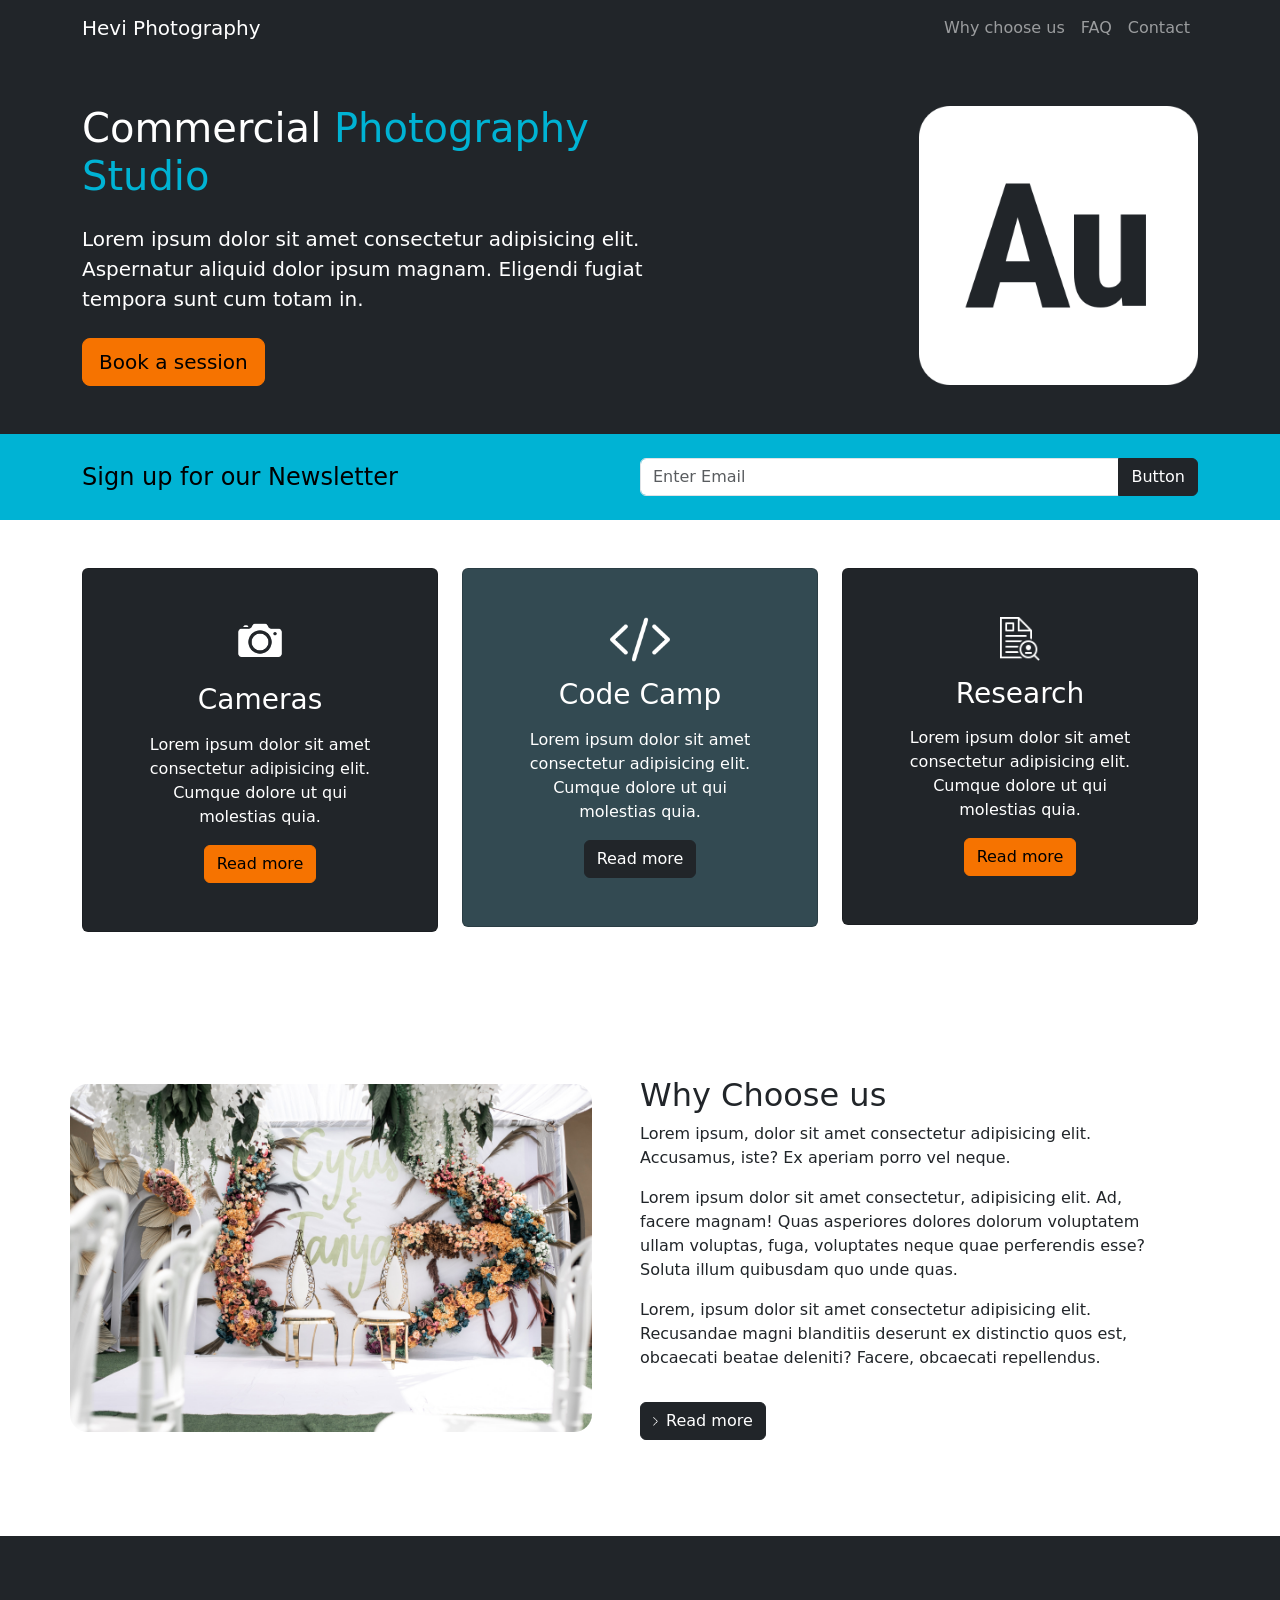
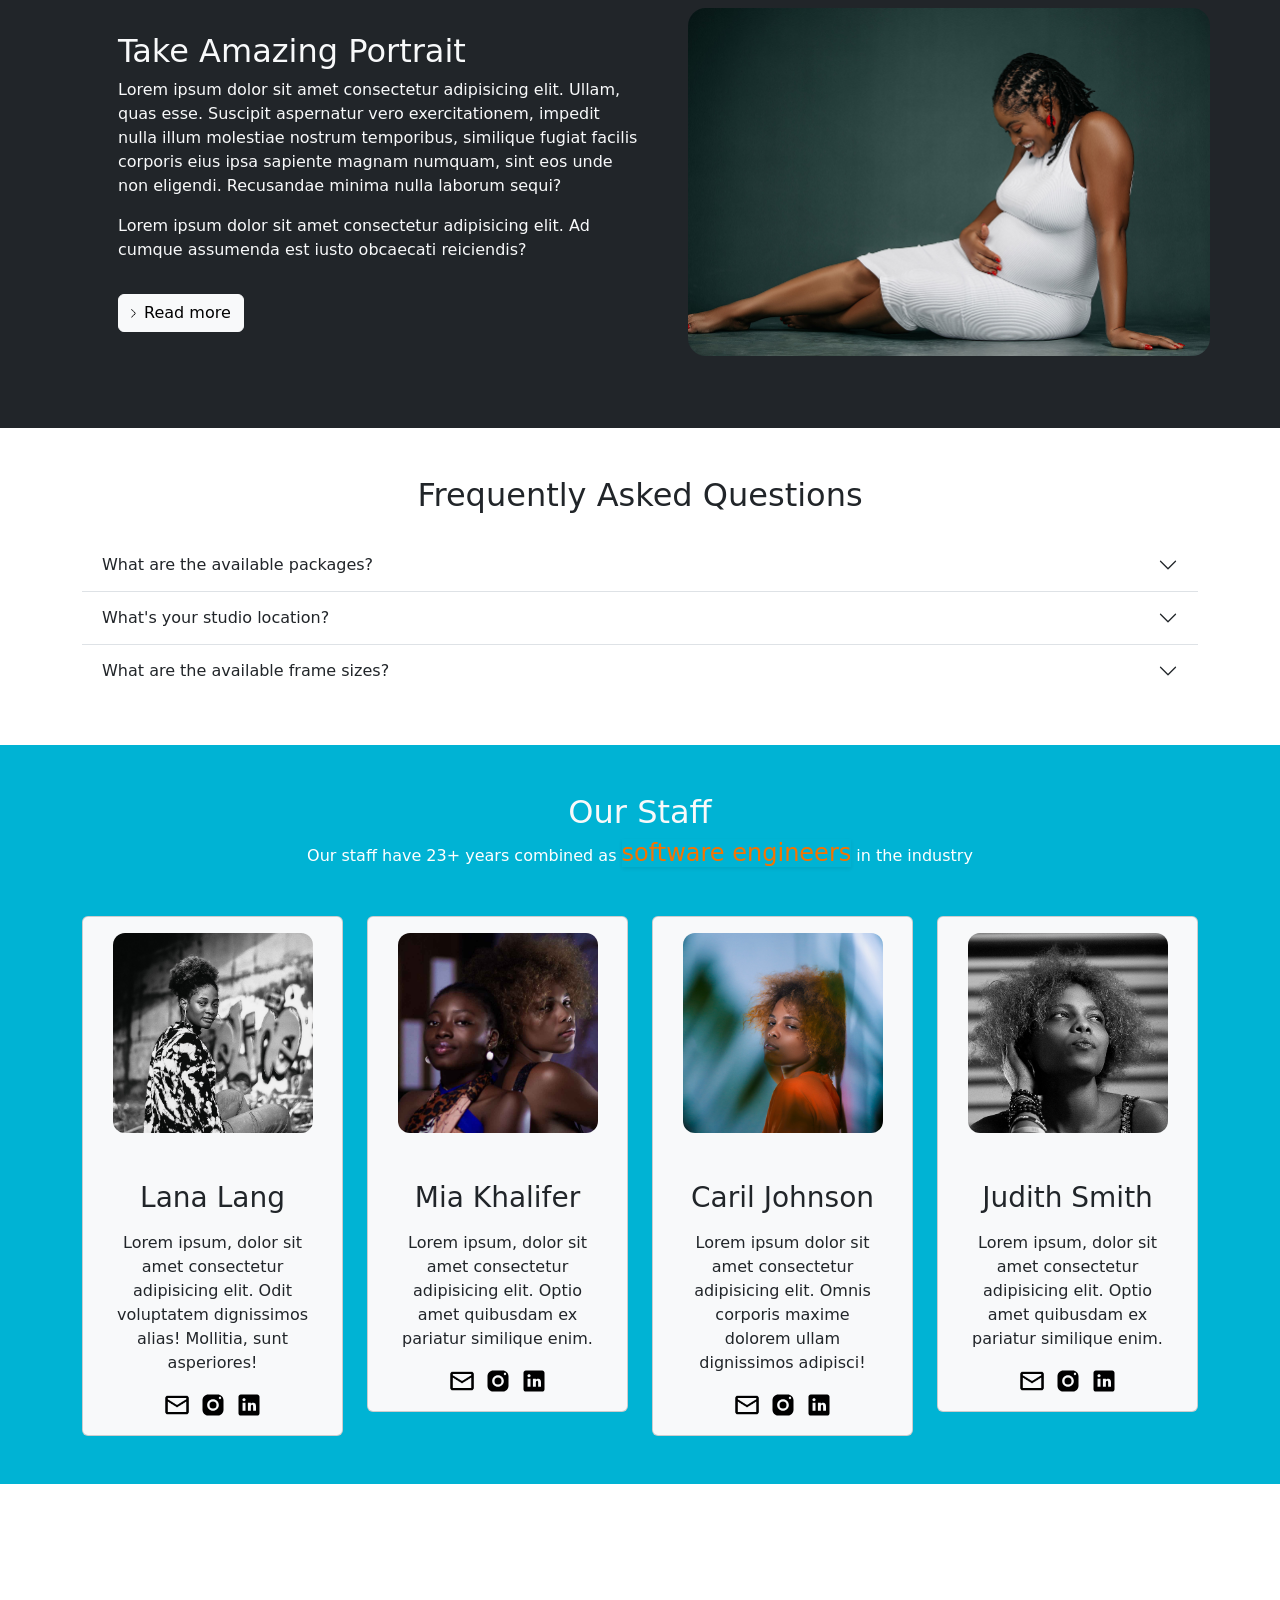
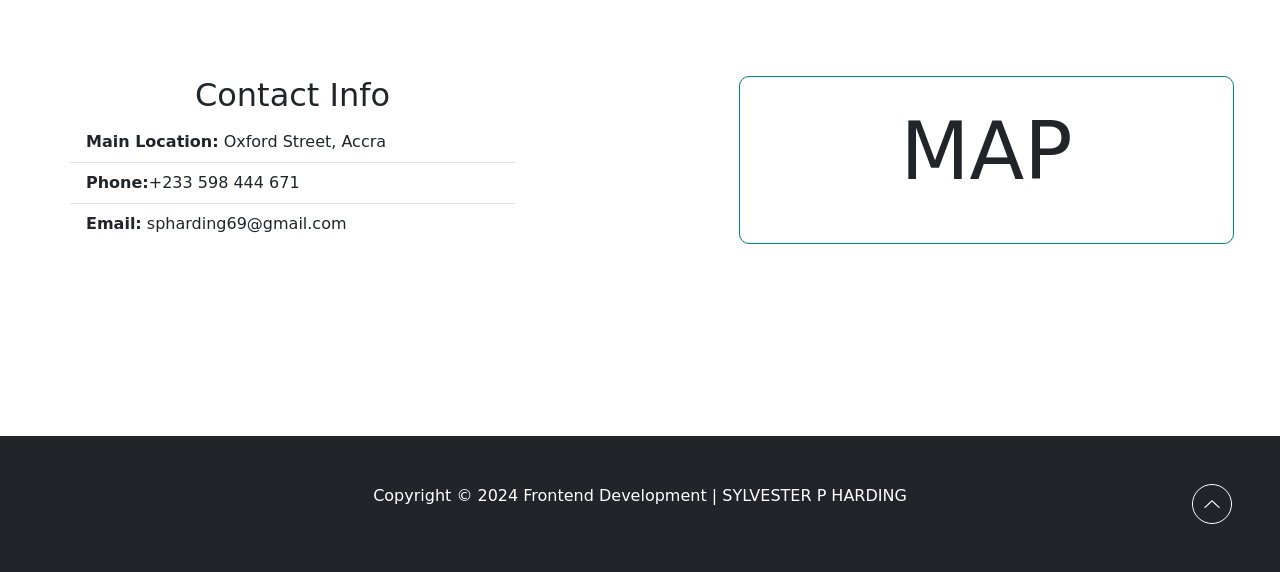
<file: index.html>
<!DOCTYPE html>
<html lang="en">
  <head>
    <meta charset="UTF-8" />
    <meta http-equiv="X-UA-Compatible" content="IE=edge" />
    <meta name="viewport" content="width=device-width, initial-scale=1.0" />
    <link rel="stylesheet" href="./css/main.min.css" />
    <link rel="stylesheet" href="./style.css" />
    <title>Frontend with Bootstrap</title>
  </head>
  <body>
    <!-- navbar -->
    <nav class="navbar navbar-expand-lg bg-dark navbar-dark sticky-top">
      <div class="container">
        <a href="#" class="navbar-brand">Hevi Photography</a>

        <button
          class="navbar-toggler"
          type="button"
          data-bs-toggle="collapse"
          data-bs-target="#nav-menu"
        >
          <span class="navbar-toggler-icon"></span>
        </button>

        <div class="collapse navbar-collapse" id="nav-menu">
          <ul class="navbar-nav ms-auto">
            <li class="nav-item">
              <a href="#why" class="nav-link">Why choose us</a>
            </li>
            <li class="nav-item">
              <a href="#faq" class="nav-link">FAQ</a>
            </li>
            <li class="nav-item">
              <a href="#contact" class="nav-link">Contact</a>
            </li>
          </ul>
        </div>
      </div>
    </nav>

    <!-- Header -->

    <header class="text-bg-dark p-5 p-w1-0 pt-lg-5 text-center text-sm-start">
      <div class="container ms-auto">
        <div class="d-sm-flex justify-content-between align-items-center">
          <div style="max-width: 630px">
            <h1>
              Commercial
              <span class="text-primary"> Photography Studio </span>
            </h1>

            <p class="lead my-4 pe-lg-5">
              Lorem ipsum dolor sit amet consectetur adipisicing elit.
              Aspernatur aliquid dolor ipsum magnam. Eligendi fugiat tempora
              sunt cum totam in.
            </p>

            <button
              class="btn btn-warning btn-lg"
              data-bs-toggle="modal"
              data-bs-target="#book-a-session"
            >
              Book a session
            </button>
          </div>

          <img
            src="./images/icons8-adobe-audition-w.svg"
            class="img-fluid d-none d-sm-block"
            style="width: 25%"
            alt=""
          />
        </div>
      </div>
    </header>

    <!-- Newsletter -->
    <section class="text-bg-primary p-4">
      <div class="container">
        <div
          class="d-md-flex justify-content-between align-items-center news-wrapper"
        >
          <h4 class="mb-3 mb-md-0">Sign up for our Newsletter</h4>

          <div class="input-group news-input">
            <input type="text" class="form-control" placeholder="Enter Email" />
            <button type="button" class="btn btn-dark">Button</button>
          </div>
        </div>
      </div>
    </section>

    <!-- card with grid display -->
    <section class="p-5">
      <div class="container">
        <div class="row text-center g-4">
          <!-- card 1 -->
          <div class="col-md">
            <div class="card text-bg-dark">
              <div class="class-body text-center py-5 px-3">
                <div class="mb-3">
                  <img
                    src="./images/icons/icons8-camera-90-whi.png"
                    alt=""
                    style="max-width: 50px; height: auto"
                  />
                </div>

                <h3 class="card-title mb-3">Cameras</h3>
                <p class="card-text px-lg-5 px-sm-3">
                  Lorem ipsum dolor sit amet consectetur adipisicing elit.
                  Cumque dolore ut qui molestias quia.
                </p>
                <a href="#" class="btn btn-warning">Read more</a>
              </div>
            </div>
          </div>

          <!-- card 2 -->
          <div class="col-md">
            <div class="card text-bg-secondary">
              <div class="class-body text-center py-5 px-3">
                <div class="mb-3">
                  <img
                    src="./images/icons/icons8-code-96-w.png"
                    alt=""
                    style="max-width: 60px; height: auto"
                  />
                </div>

                <h3 class="card-title mb-3">Code Camp</h3>
                <p class="card-text px-lg-5 px-sm-3">
                  Lorem ipsum dolor sit amet consectetur adipisicing elit.
                  Cumque dolore ut qui molestias quia.
                </p>
                <a href="#" class="btn btn-dark">Read more</a>
              </div>
            </div>
          </div>

          <!-- card 3 -->
          <div class="col-md">
            <div class="card text-bg-dark">
              <div class="class-body text-center py-5 px-3">
                <div class="mb-3">
                  <img
                    src="./images/icons/icons8-research-100-w.png"
                    alt=""
                    style="max-width: 40px; height: auto"
                  />
                </div>

                <h3 class="card-title mb-3">Research</h3>
                <p class="card-text px-lg-5 px-sm-3">
                  Lorem ipsum dolor sit amet consectetur adipisicing elit.
                  Cumque dolore ut qui molestias quia.
                </p>
                <a href="#" class="btn btn-warning">Read more</a>
              </div>
            </div>
          </div>
        </div>
      </div>
    </section>

    <!-- Learn section -->
    <section class="p-5" id="why">
      <div class="container">
        <div class="row align-items-center justify-content-between">
          <div class="col-lg p-0 image-wrapper">
            <img
              src="./images/tanya_cyrus_wedding_photography_by_sylthephotographer-2.jpg"
              style="width: 100%"
              class="image-fluid"
              alt=""
            />
          </div>
          <div class="col-md p-5">
            <h2>Why Choose us</h2>
            <p>
              Lorem ipsum, dolor sit amet consectetur adipisicing elit.
              Accusamus, iste? Ex aperiam porro vel neque.
            </p>
            <p>
              Lorem ipsum dolor sit amet consectetur, adipisicing elit. Ad,
              facere magnam! Quas asperiores dolores dolorum voluptatem ullam
              voluptas, fuga, voluptates neque quae perferendis esse? Soluta
              illum quibusdam quo unde quas.
            </p>
            <p>
              Lorem, ipsum dolor sit amet consectetur adipisicing elit.
              Recusandae magni blanditiis deserunt ex distinctio quos est,
              obcaecati beatae deleniti? Facere, obcaecati repellendus.
            </p>

            <a href="#" class="btn btn-dark mt-3 d-inline-flex">
              <div class="icon-wrapper me-2">
                <img
                  style="width: 100%"
                  class="image-fluid"
                  src="./images/icons/arrow-right-w.png"
                  alt=""
                />
              </div>
              Read more
            </a>
          </div>
        </div>
      </div>
    </section>

    <!-- Another section -->
    <section class="p-5 bg-dark" id="why">
      <div class="container">
        <div class="row align-items-center justify-content-between">
          <div class="col-md p-5 text-light">
            <h2>Take Amazing Portrait</h2>
            <p>
              Lorem ipsum dolor sit amet consectetur adipisicing elit. Ullam,
              quas esse. Suscipit aspernatur vero exercitationem, impedit nulla
              illum molestiae nostrum temporibus, similique fugiat facilis
              corporis eius ipsa sapiente magnam numquam, sint eos unde non
              eligendi. Recusandae minima nulla laborum sequi?
            </p>
            <p>
              Lorem ipsum dolor sit amet consectetur adipisicing elit. Ad cumque
              assumenda est iusto obcaecati reiciendis?
            </p>

            <a href="#" class="btn btn-light mt-3 d-inline-flex">
              <div class="icon-wrapper me-2">
                <img
                  style="width: 100%"
                  class="image-fluid"
                  src="./images/icons/arrow-right.png"
                  alt=""
                />
              </div>
              Read more
            </a>
          </div>

          <div class="col-lg p-0 image-wrapper">
            <img
              src="./images/portrait_photography_by_sylvester_harding-022.jpg"
              style="width: 100%"
              class="image-fluid"
              alt=""
            />
          </div>
        </div>
      </div>
    </section>

    <!-- FAQ -->
    <section id="faq" class="p-5">
      <div class="container">
        <h2 class="text-center mb-4">Frequently Asked Questions</h2>
        <div class="accordion accordion-flush" id="faqAccordion">
          <!-- Item 1 -->
          <div class="accordion-item">
            <h2 class="accordion-header" id="flush-headingOne">
              <button
                type="button"
                class="accordion-button collapsed"
                data-bs-toggle="collapse"
                data-bs-target="#flush-collapseOne"
              >
                What are the available packages?
              </button>
            </h2>

            <div
              class="accordion-collapse collapse"
              id="flush-collapseOne"
              data-bs-parent="#faqAccordion"
            >
              <div class="accordion-body">
                <p>
                  Lorem ipsum dolor sit amet consectetur, adipisicing elit.
                  Veniam, nesciunt sed quia dicta deleniti quo atque! Illo
                  explicabo consectetur placeat adipisci asperiores ipsa aut,
                  quibusdam temporibus? Ad optio harum quas cum nam. Doloribus
                  unde impedit modi consequatur ut a quae, placeat tempora ipsum
                  deserunt sed, earum ab voluptate, cupiditate inventore
                  deleniti provident ea nobis et asperiores? Eligendi
                  laudantium, expedita, cupiditate reiciendis quia, itaque
                  suscipit sunt voluptatem aspernatur distinctio nesciunt vel.
                </p>
              </div>
            </div>
          </div>
          <!-- Item 2 -->
          <div class="accordion-item">
            <h2 class="accordion-header" id="flush-headingTwo">
              <button
                type="button"
                class="accordion-button collapsed"
                data-bs-toggle="collapse"
                data-bs-target="#flush-collapseTwo"
              >
                What's your studio location?
              </button>
            </h2>

            <div
              class="accordion-collapse collapse"
              id="flush-collapseTwo"
              data-bs-parent="#faqAccordion"
            >
              <div class="accordion-body">
                <p>
                  Lorem ipsum dolor sit, amet consectetur adipisicing elit.
                  Natus nobis illum obcaecati dolor delectus enim minima porro,
                  maiores sit, maxime modi suscipit atque expedita quae
                  voluptatem ducimus ea debitis odit culpa tempora voluptate!
                  Fuga suscipit aliquam illum nihil pariatur iure soluta
                  voluptatibus?
                </p>
              </div>
            </div>
          </div>
          <!-- Item 3 -->
          <div class="accordion-item">
            <h2 class="accordion-header" id="flush-headingThree">
              <button
                type="button"
                class="accordion-button collapsed"
                data-bs-toggle="collapse"
                data-bs-target="#flush-collapseThree"
              >
                What are the available frame sizes?
              </button>
            </h2>

            <div
              class="accordion-collapse collapse"
              id="flush-collapseThree"
              data-bs-parent="#faqAccordion"
            >
              <div class="accordion-body">
                <p>Lorem ipsum dolor si</p>
                <p>Lorem ipsum dolor sit amet, con.</p>
                <p>Lorem ipsum dolor</p>
              </div>
            </div>
          </div>
        </div>
      </div>
    </section>

    <!-- Staff -->

    <section class="staff p-5 text-bg-primary">
      <div class="container">
        <h2 class="text-center text-light">Our Staff</h2>

        <p class="text-center text-white mb-5 p-lw">
          Our staff have 23+ years combined as
          <span class="text-warning shadow-sm h4">software engineers</span> in
          the industry
        </p>

        <div class="row g-4">
          <!-- Card 1 -->
          <div class="col-md-6 col-lg-3">
            <div class="card bg-light align-items-center">
              <div
                class="card-body d-flex align-items-center flex-column text-center"
              >
                <div class="staff-image mb-5">
                  <img
                    src="./images/portrait_photography_by_sylvester_harding-055.jpg"
                    class="image-fluid rounded"
                    style="position: relative; top: -50px"
                    alt=""
                  />
                </div>
                <h3 class="card-title mb-3 p-w3">Lana Lang</h3>
                <p class="card-text px-3 p-w3">
                  Lorem ipsum, dolor sit amet consectetur adipisicing elit. Odit
                  voluptatem dignissimos alias! Mollitia, sunt asperiores!
                </p>
                <div class="icon-container d-flex">
                  <a href="#" class="mx-1">
                    <div class="icon">
                      <img src="./images/icons/icons8-email-96.png" alt="" />
                    </div>
                  </a>
                  <a href="#" class="mx-1">
                    <div class="icon">
                      <img src="./images/icons/icons8-instagram.svg" alt="" />
                    </div>
                  </a>
                  <a href="#" class="mx-1">
                    <div class="icon">
                      <img src="./images/icons/icons8-linkedin.svg" alt="" />
                    </div>
                  </a>
                </div>
              </div>
            </div>
          </div>

          <!-- Card 2 -->
          <div class="col-md-6 col-lg-3">
            <div class="card bg-light align-items-center">
              <div
                class="card-body d-flex align-items-center flex-column text-center"
              >
                <div class="staff-image mb-5">
                  <img
                    src="./images/portrait_photography_by_sylvester_harding-35.jpg"
                    class="image-fluid rounded"
                    style="position: relative; top: -20px"
                    alt=""
                  />
                </div>
                <h3 class="card-title mb-3 p-w3">Mia Khalifer</h3>
                <p class="card-text px-3 p-w3">
                  Lorem ipsum, dolor sit amet consectetur adipisicing elit.
                  Optio amet quibusdam ex pariatur similique enim.
                </p>
                <div class="icon-container d-flex">
                  <a href="#" class="mx-1">
                    <div class="icon">
                      <img src="./images/icons/icons8-email-96.png" alt="" />
                    </div>
                  </a>
                  <a href="#" class="mx-1">
                    <div class="icon">
                      <img src="./images/icons/icons8-instagram.svg" alt="" />
                    </div>
                  </a>
                  <a href="#" class="mx-1">
                    <div class="icon">
                      <img src="./images/icons/icons8-linkedin.svg" alt="" />
                    </div>
                  </a>
                </div>
              </div>
            </div>
          </div>

          <!-- Card 3 -->
          <div class="col-md-6 col-lg-3">
            <div class="card bg-light align-items-center">
              <div
                class="card-body d-flex align-items-center flex-column text-center"
              >
                <div class="staff-image mb-5">
                  <img
                    src="./images/portrait_photography_by_sylvester_harding-003.jpg"
                    class="image-fluid rounded"
                    style="position: relative; top: -50px"
                    alt=""
                  />
                </div>
                <h3 class="card-title mb-3 p-w3">Caril Johnson</h3>
                <p class="card-text px-3 p-w3">
                  Lorem ipsum dolor sit amet consectetur adipisicing elit. Omnis
                  corporis maxime dolorem ullam dignissimos adipisci!
                </p>
                <div class="icon-container d-flex">
                  <a href="#" class="mx-1">
                    <div class="icon">
                      <img src="./images/icons/icons8-email-96.png" alt="" />
                    </div>
                  </a>
                  <a href="#" class="mx-1">
                    <div class="icon">
                      <img src="./images/icons/icons8-instagram.svg" alt="" />
                    </div>
                  </a>
                  <a href="#" class="mx-1">
                    <div class="icon">
                      <img src="./images/icons/icons8-linkedin.svg" alt="" />
                    </div>
                  </a>
                </div>
              </div>
            </div>
          </div>

          <!-- Card 4 -->
          <div class="col-md-6 col-lg-3">
            <div class="card bg-light align-items-center">
              <div
                class="card-body d-flex align-items-center flex-column text-center"
              >
                <div class="staff-image mb-5">
                  <img
                    src="./images/portrait_photography_by_sylvester_harding-004.jpg"
                    class="image-fluid rounded"
                    style="position: relative; top: 0px"
                    alt=""
                  />
                </div>
                <h3 class="card-title mb-3 p-w3">Judith Smith</h3>
                <p class="card-text px-3 p-w3">
                  Lorem ipsum, dolor sit amet consectetur adipisicing elit.
                  Optio amet quibusdam ex pariatur similique enim.
                </p>
                <div class="icon-container d-flex">
                  <a href="#" class="mx-1">
                    <div class="icon">
                      <img src="./images/icons/icons8-email-96.png" alt="" />
                    </div>
                  </a>
                  <a href="#" class="mx-1">
                    <div class="icon">
                      <img src="./images/icons/icons8-instagram.svg" alt="" />
                    </div>
                  </a>
                  <a href="#" class="mx-1">
                    <div class="icon">
                      <img src="./images/icons/icons8-linkedin.svg" alt="" />
                    </div>
                  </a>
                </div>
              </div>
            </div>
          </div>
        </div>
      </div>
    </section>

    <!-- contact -->
    <section class="p-5">
      <div class="container p-tb">
        <div class="row g-5" style="gap: 200px">
          <!-- column 1 -->
          <div class="col-md">
            <h2 class="text-center md-4">Contact Info</h2>
            <ul class="list-group list-group-flush">
              <li class="list-group-item">
                <span class="fw-bold">Main Location:</span> Oxford Street, Accra
              </li>
              <li class="list-group-item">
                <span class="fw-bold">Phone:</span>+233 598 444 671
              </li>
              <li class="list-group-item">
                <span class="fw-bold">Email:</span> spharding69@gmail.com
              </li>
            </ul>
          </div>

          <!-- column 2 -->
          <div class="col-md map-container">
            <p class="display-1 p-w1">MAP</p>
          </div>
        </div>
      </div>
    </section>

    <!-- footer -->
    <footer class="p-5 text-bg-dark position-relative text-center">
      <div class="container">
        <p class="p-w1">
          Copyright &copy; 2024 Frontend Development | SYLVESTER P HARDING
        </p>

        <a href="#" class="position-absolute bottom-0 end-0 p-5">
          <div class="icon-up">
            <img
              src="./images/icons/icons8-arrow-up-100-w.png"
              style="width: 40%"
              alt=""
            />
          </div>
        </a>
      </div>
    </footer>

    <div class="modal fade" id="book-a-session" tabindex="1">
      <div class="modal-dialog">
        <div class="modal-content">
          <div class="modal-header">
            <h5 class="modal-title" id="book-a-sessionLabel">Modal title</h5>
            <button
              class="btn-close"
              type="button"
              data-bs-dismiss="modal"
            ></button>
          </div>

          <div class="modal-body">
            <p>Fill out this form and we will get back to you</p>
            <!-- Modal form -->
            <form>
              <div class="mb-3">
                <label for="firstName" class="col-form-label">
                  First Name:
                </label>
                <input
                  type="text"
                  class="form-control"
                  id="first-name"
                  placeholder="Enter first name"
                />
              </div>
              <div class="mb-3">
                <label for="lastName" class="col-form-label">
                  Last Name:
                </label>
                <input
                  type="text"
                  class="form-control"
                  id="last-name"
                  placeholder="Enter last name"
                />
              </div>
              <div class="mb-3">
                <label for="email" class="col-form-label"> Email: </label>
                <input
                  type="text"
                  class="form-control"
                  id="first-name"
                  placeholder="Enter email"
                />
              </div>
              <div class="mb-3">
                <label for="phone" class="col-form-label"> Phone: </label>
                <input
                  type="text"
                  class="form-control"
                  id="first-name"
                  placeholder="Enter phone number"
                />
              </div>
            </form>
          </div>
          <div class="modal-footer">
            <button class="btn btn-primary" type="submit">Submit</button>
            <button
              class="btn btn-secondary"
              type="button"
              data-bs-dismiss="modal"
            >
              Close
            </button>
          </div>
        </div>
      </div>
    </div>

    <script src="./node_modules/bootstrap/dist/js/bootstrap.bundle.js"></script>
  </body>
</html>
</file>
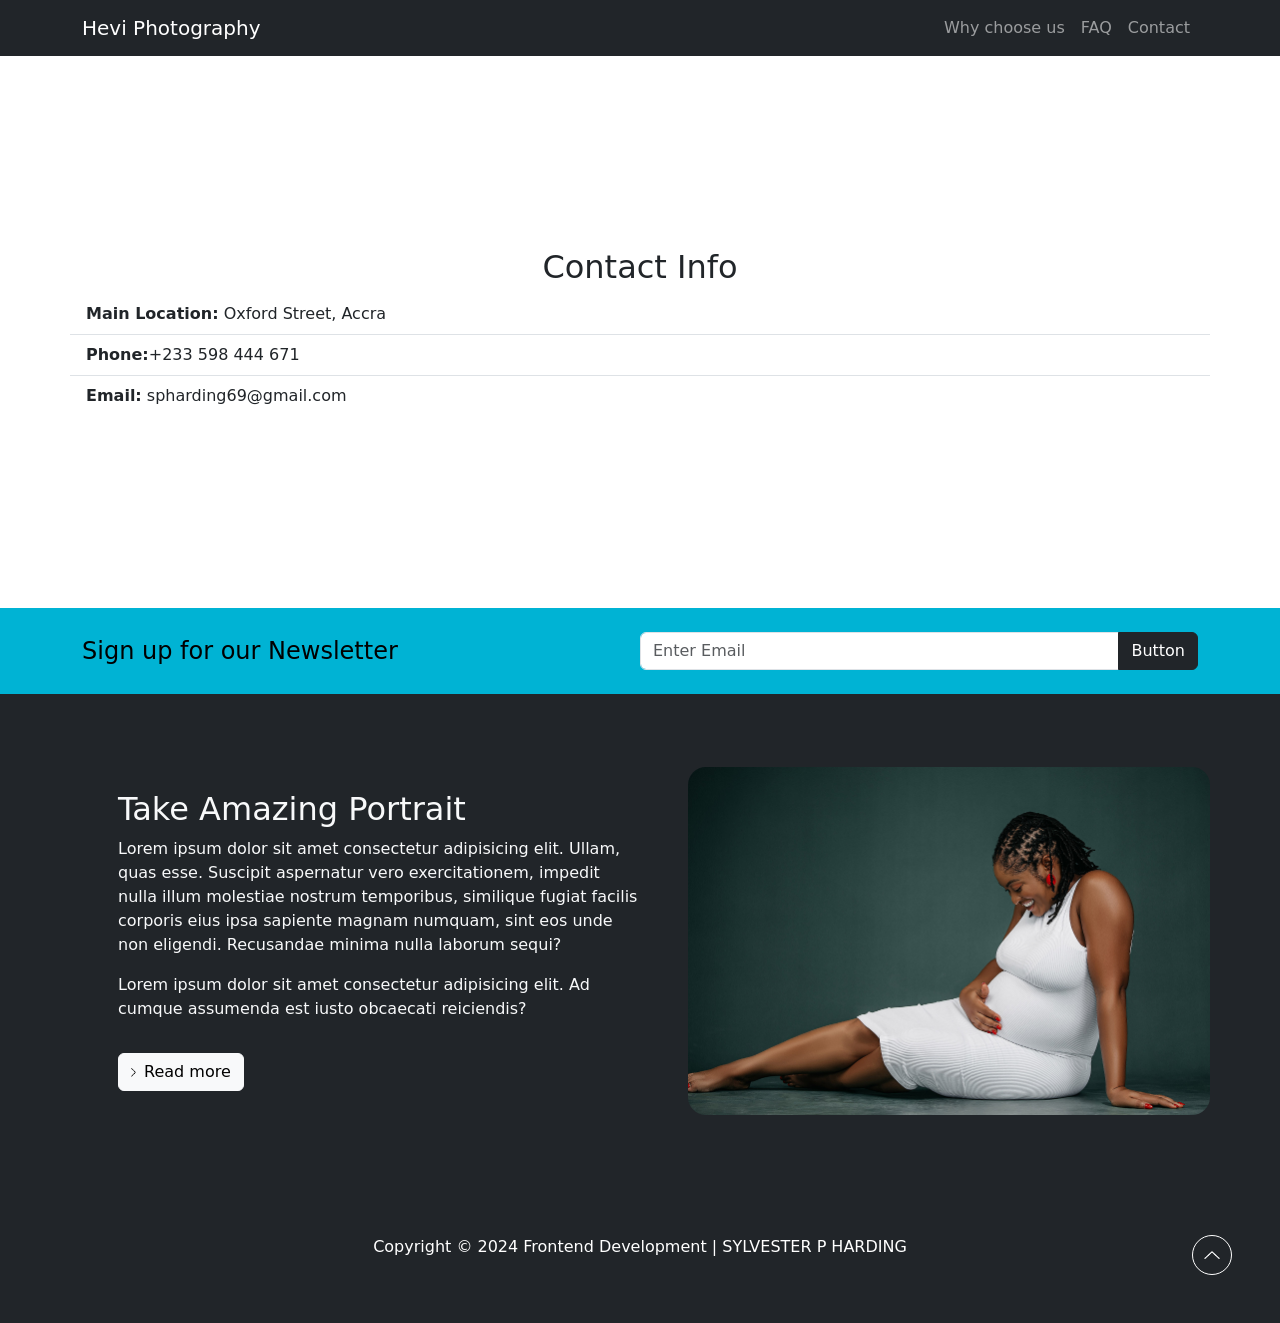
<file: contact.html>
<!DOCTYPE html>
<html lang="en">
  <head>
    <meta charset="UTF-8" />
    <meta http-equiv="X-UA-Compatible" content="IE=edge" />
    <meta name="viewport" content="width=device-width, initial-scale=1.0" />
    <link rel="stylesheet" href="./css/main.min.css" />
    <link rel="stylesheet" href="./style.css" />
    <title>Contact</title>
  </head>
  <body>
    <!-- navbar -->
    <nav class="navbar navbar-expand-lg bg-dark navbar-dark sticky-top">
      <div class="container">
        <a href="index.html" class="navbar-brand">Hevi Photography</a>

        <button
          class="navbar-toggler"
          type="button"
          data-bs-toggle="collapse"
          data-bs-target="#nav-menu"
        >
          <span class="navbar-toggler-icon"></span>
        </button>

        <div class="collapse navbar-collapse" id="nav-menu">
          <ul class="navbar-nav ms-auto">
            <li class="nav-item">
              <a href="./whyChoose.html" class="nav-link">Why choose us</a>
            </li>
            <li class="nav-item">
              <a href="faq.html" class="nav-link">FAQ</a>
            </li>
            <li class="nav-item">
              <a href="contact.html" class="nav-link">Contact</a>
            </li>
          </ul>
        </div>
      </div>
    </nav>

    



     <!-- contact -->
     <section class="p-5">
        <div class="container p-tb">
          <div class="row g-5" style="gap: 200px">
            <!-- column 1 -->
            <div class="col-md">
              <h2 class="text-center md-4">Contact Info</h2>
              <ul class="list-group list-group-flush">
                <li class="list-group-item">
                  <span class="fw-bold">Main Location:</span> Oxford Street, Accra
                </li>
                <li class="list-group-item">
                  <span class="fw-bold">Phone:</span>+233 598 444 671
                </li>
                <li class="list-group-item">
                  <span class="fw-bold">Email:</span> spharding69@gmail.com
                </li>
              </ul>
            </div>
  
      </section>

      

    <!-- Newsletter -->
    <section class="text-bg-primary p-4">
      <div class="container">
        <div
          class="d-md-flex justify-content-between align-items-center news-wrapper"
        >
          <h4 class="mb-3 mb-md-0">Sign up for our Newsletter</h4>

          <div class="input-group news-input">
            <input type="text" class="form-control" placeholder="Enter Email" />
            <button type="button" class="btn btn-dark">Button</button>
          </div>
        </div>
      </div>
    </section>



    <!-- Another section -->
    <section class="p-5 bg-dark" id="why">
      <div class="container">
        <div class="row align-items-center justify-content-between">
          <div class="col-md p-5 text-light">
            <h2>Take Amazing Portrait</h2>
            <p>
              Lorem ipsum dolor sit amet consectetur adipisicing elit. Ullam,
              quas esse. Suscipit aspernatur vero exercitationem, impedit nulla
              illum molestiae nostrum temporibus, similique fugiat facilis
              corporis eius ipsa sapiente magnam numquam, sint eos unde non
              eligendi. Recusandae minima nulla laborum sequi?
            </p>
            <p>
              Lorem ipsum dolor sit amet consectetur adipisicing elit. Ad cumque
              assumenda est iusto obcaecati reiciendis?
            </p>

            <a href="#" class="btn btn-light mt-3 d-inline-flex">
              <div class="icon-wrapper me-2">
                <img
                  style="width: 100%"
                  class="image-fluid"
                  src="./images/icons/arrow-right.png"
                  alt=""
                />
              </div>
              Read more
            </a>
          </div>

          <div class="col-lg p-0 image-wrapper">
            <img
              src="./images/portrait_photography_by_sylvester_harding-022.jpg"
              style="width: 100%"
              class="image-fluid"
              alt=""
            />
          </div>
        </div>
      </div>
    </section>


   
    <!-- footer -->
    <footer class="p-5 text-bg-dark position-relative text-center">
      <div class="container">
        <p class="p-w1">
          Copyright &copy; 2024 Frontend Development | SYLVESTER P HARDING
        </p>

        <a href="#" class="position-absolute bottom-0 end-0 p-5">
          <div class="icon-up">
            <img
              src="./images/icons/icons8-arrow-up-100-w.png"
              style="width: 40%"
              alt=""
            />
          </div>
        </a>
      </div>
    </footer>

    <div class="modal fade" id="book-a-session" tabindex="1">
      <div class="modal-dialog">
        <div class="modal-content">
          <div class="modal-header">
            <h5 class="modal-title" id="book-a-sessionLabel">Modal title</h5>
            <button
              class="btn-close"
              type="button"
              data-bs-dismiss="modal"
            ></button>
          </div>

          <div class="modal-body">
            <p>Fill out this form and we will get back to you</p>
            <!-- Modal form -->
            <form>
              <div class="mb-3">
                <label for="firstName" class="col-form-label">
                  First Name:
                </label>
                <input
                  type="text"
                  class="form-control"
                  id="first-name"
                  placeholder="Enter first name"
                />
              </div>
              <div class="mb-3">
                <label for="lastName" class="col-form-label">
                  Last Name:
                </label>
                <input
                  type="text"
                  class="form-control"
                  id="last-name"
                  placeholder="Enter last name"
                />
              </div>
              <div class="mb-3">
                <label for="email" class="col-form-label"> Email: </label>
                <input
                  type="text"
                  class="form-control"
                  id="first-name"
                  placeholder="Enter email"
                />
              </div>
              <div class="mb-3">
                <label for="phone" class="col-form-label"> Phone: </label>
                <input
                  type="text"
                  class="form-control"
                  id="first-name"
                  placeholder="Enter phone number"
                />
              </div>
            </form>
          </div>
          <div class="modal-footer">
            <button class="btn btn-primary" type="submit">Submit</button>
            <button
              class="btn btn-secondary"
              type="button"
              data-bs-dismiss="modal"
            >
              Close
            </button>
          </div>
        </div>
      </div>
    </div>

    <script src="./node_modules/bootstrap/dist/js/bootstrap.bundle.js"></script>
  </body>
</html>
</file>
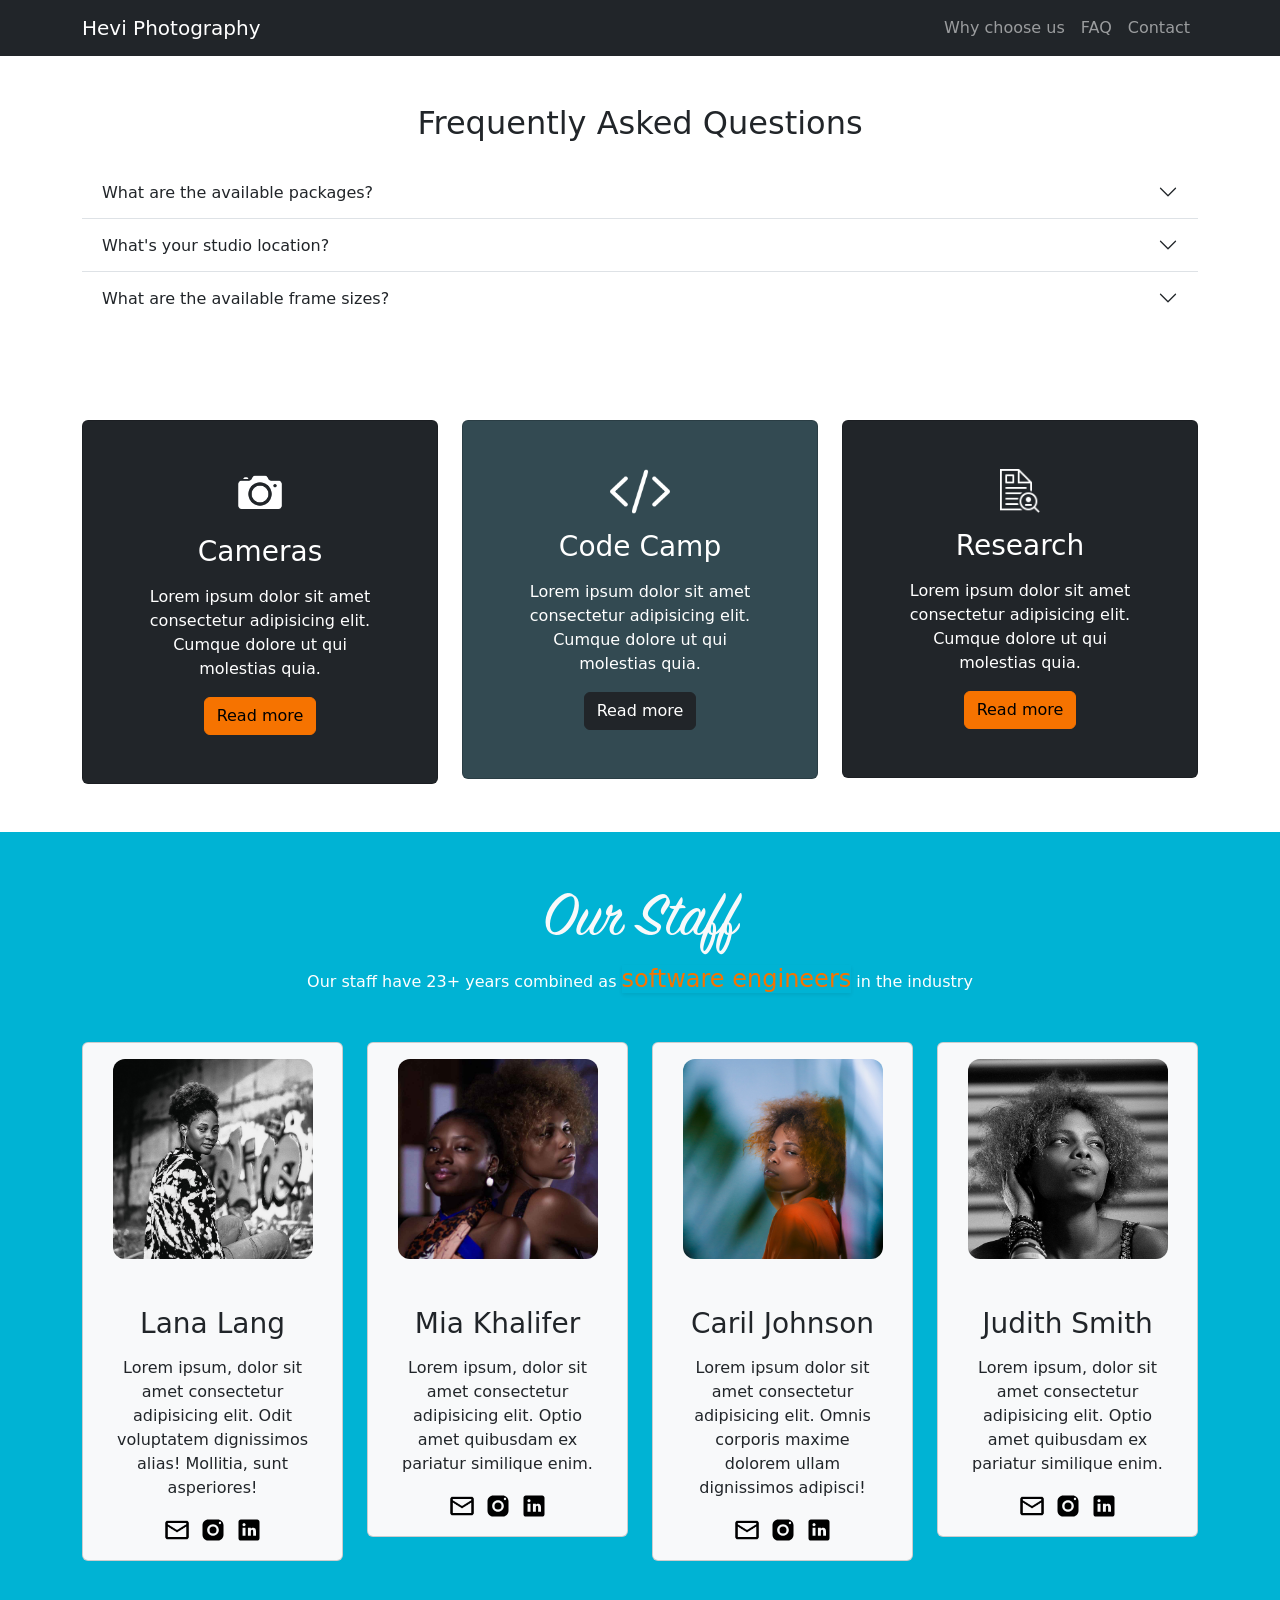
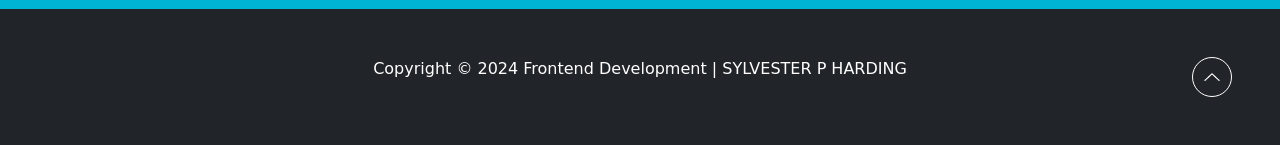
<file: faq.html>
<!DOCTYPE html>
<html lang="en">
  <head>
    <meta charset="UTF-8" />
    <meta http-equiv="X-UA-Compatible" content="IE=edge" />
    <meta name="viewport" content="width=device-width, initial-scale=1.0" />
    <link rel="stylesheet" href="./css/main.min.css" />
    <link rel="stylesheet" href="./style.css" />
    <title>Frequestly Asked Questions</title>
  </head>
  <body>
    <!-- navbar -->
    <nav class="navbar navbar-expand-lg bg-dark navbar-dark sticky-top">
      <div class="container">
        <a href="index.html" class="navbar-brand">Hevi Photography</a>

        <button
          class="navbar-toggler"
          type="button"
          data-bs-toggle="collapse"
          data-bs-target="#nav-menu"
        >
          <span class="navbar-toggler-icon"></span>
        </button>

        <div class="collapse navbar-collapse" id="nav-menu">
          <ul class="navbar-nav ms-auto">
            <li class="nav-item">
              <a href="./whyChoose.html" class="nav-link">Why choose us</a>
            </li>
            <li class="nav-item">
              <a href="faq.html" class="nav-link">FAQ</a>
            </li>
            <li class="nav-item">
              <a href="contact.html" class="nav-link">Contact</a>
            </li>
          </ul>
        </div>
      </div>
    </nav>

  
  

    <!-- FAQ -->
    <section id="faq" class="p-5">
      <div class="container">
        <h2 class="text-center mb-4">Frequently Asked Questions</h2>
        <div class="accordion accordion-flush" id="faqAccordion">
          <!-- Item 1 -->
          <div class="accordion-item">
            <h2 class="accordion-header" id="flush-headingOne">
              <button
                type="button"
                class="accordion-button collapsed"
                data-bs-toggle="collapse"
                data-bs-target="#flush-collapseOne"
              >
                What are the available packages?
              </button>
            </h2>

            <div
              class="accordion-collapse collapse"
              id="flush-collapseOne"
              data-bs-parent="#faqAccordion"
            >
              <div class="accordion-body">
                <p>
                  Lorem ipsum dolor sit amet consectetur, adipisicing elit.
                  Veniam, nesciunt sed quia dicta deleniti quo atque! Illo
                  explicabo consectetur placeat adipisci asperiores ipsa aut,
                  quibusdam temporibus? Ad optio harum quas cum nam. Doloribus
                  unde impedit modi consequatur ut a quae, placeat tempora ipsum
                  deserunt sed, earum ab voluptate, cupiditate inventore
                  deleniti provident ea nobis et asperiores? Eligendi
                  laudantium, expedita, cupiditate reiciendis quia, itaque
                  suscipit sunt voluptatem aspernatur distinctio nesciunt vel.
                </p>
              </div>
            </div>
          </div>
          <!-- Item 2 -->
          <div class="accordion-item">
            <h2 class="accordion-header" id="flush-headingTwo">
              <button
                type="button"
                class="accordion-button collapsed"
                data-bs-toggle="collapse"
                data-bs-target="#flush-collapseTwo"
              >
                What's your studio location?
              </button>
            </h2>

            <div
              class="accordion-collapse collapse"
              id="flush-collapseTwo"
              data-bs-parent="#faqAccordion"
            >
              <div class="accordion-body">
                <p>
                  Lorem ipsum dolor sit, amet consectetur adipisicing elit.
                  Natus nobis illum obcaecati dolor delectus enim minima porro,
                  maiores sit, maxime modi suscipit atque expedita quae
                  voluptatem ducimus ea debitis odit culpa tempora voluptate!
                  Fuga suscipit aliquam illum nihil pariatur iure soluta
                  voluptatibus?
                </p>
              </div>
            </div>
          </div>
          <!-- Item 3 -->
          <div class="accordion-item">
            <h2 class="accordion-header" id="flush-headingThree">
              <button
                type="button"
                class="accordion-button collapsed"
                data-bs-toggle="collapse"
                data-bs-target="#flush-collapseThree"
              >
                What are the available frame sizes?
              </button>
            </h2>

            <div
              class="accordion-collapse collapse"
              id="flush-collapseThree"
              data-bs-parent="#faqAccordion"
            >
              <div class="accordion-body">
                <p>Lorem ipsum dolor si</p>
                <p>Lorem ipsum dolor sit amet, con.</p>
                <p>Lorem ipsum dolor</p>
              </div>
            </div>
          </div>
        </div>
      </div>
    </section>




    <!-- card with grid display -->
    <section class="p-5">
        <div class="container">
          <div class="row text-center g-4">
            <!-- card 1 -->
            <div class="col-md">
              <div class="card text-bg-dark">
                <div class="class-body text-center py-5 px-3">
                  <div class="mb-3">
                    <img
                      src="./images/icons/icons8-camera-90-whi.png"
                      alt=""
                      style="max-width: 50px; height: auto"
                    />
                  </div>
  
                  <h3 class="card-title mb-3">Cameras</h3>
                  <p class="card-text px-lg-5 px-sm-3">
                    Lorem ipsum dolor sit amet consectetur adipisicing elit.
                    Cumque dolore ut qui molestias quia.
                  </p>
                  <a href="#" class="btn btn-warning">Read more</a>
                </div>
              </div>
            </div>
  
            <!-- card 2 -->
            <div class="col-md">
              <div class="card text-bg-secondary">
                <div class="class-body text-center py-5 px-3">
                  <div class="mb-3">
                    <img
                      src="./images/icons/icons8-code-96-w.png"
                      alt=""
                      style="max-width: 60px; height: auto"
                    />
                  </div>
  
                  <h3 class="card-title mb-3">Code Camp</h3>
                  <p class="card-text px-lg-5 px-sm-3">
                    Lorem ipsum dolor sit amet consectetur adipisicing elit.
                    Cumque dolore ut qui molestias quia.
                  </p>
                  <a href="#" class="btn btn-dark">Read more</a>
                </div>
              </div>
            </div>
  
            <!-- card 3 -->
            <div class="col-md">
              <div class="card text-bg-dark">
                <div class="class-body text-center py-5 px-3">
                  <div class="mb-3">
                    <img
                      src="./images/icons/icons8-research-100-w.png"
                      alt=""
                      style="max-width: 40px; height: auto"
                    />
                  </div>
  
                  <h3 class="card-title mb-3">Research</h3>
                  <p class="card-text px-lg-5 px-sm-3">
                    Lorem ipsum dolor sit amet consectetur adipisicing elit.
                    Cumque dolore ut qui molestias quia.
                  </p>
                  <a href="#" class="btn btn-warning">Read more</a>
                </div>
              </div>
            </div>
          </div>
        </div>
      </section>


    <!-- Staff -->

    <section class="staff p-5 text-bg-primary">
      <div class="container">
        <h2 class="text-center text-light title">Our Staff</h2>

        <p class="text-center text-white mb-5 p-lw">
          Our staff have 23+ years combined as
          <span class="text-warning shadow-sm h4">software engineers</span> in
          the industry
        </p>

        <div class="row g-4">
          <!-- Card 1 -->
          <div class="col-md-6 col-lg-3">
            <div class="card bg-light align-items-center">
              <div
                class="card-body d-flex align-items-center flex-column text-center"
              >
                <div class="staff-image mb-5">
                  <img
                    src="./images/portrait_photography_by_sylvester_harding-055.jpg"
                    class="image-fluid rounded"
                    style="position: relative; top: -50px"
                    alt=""
                  />
                </div>
                <h3 class="card-title mb-3 p-w3">Lana Lang</h3>
                <p class="card-text px-3 p-w3">
                  Lorem ipsum, dolor sit amet consectetur adipisicing elit. Odit
                  voluptatem dignissimos alias! Mollitia, sunt asperiores!
                </p>
                <div class="icon-container d-flex">
                  <a href="#" class="mx-1">
                    <div class="icon">
                      <img src="./images/icons/icons8-email-96.png" alt="" />
                    </div>
                  </a>
                  <a href="#" class="mx-1">
                    <div class="icon">
                      <img src="./images/icons/icons8-instagram.svg" alt="" />
                    </div>
                  </a>
                  <a href="#" class="mx-1">
                    <div class="icon">
                      <img src="./images/icons/icons8-linkedin.svg" alt="" />
                    </div>
                  </a>
                </div>
              </div>
            </div>
          </div>

          <!-- Card 2 -->
          <div class="col-md-6 col-lg-3">
            <div class="card bg-light align-items-center">
              <div
                class="card-body d-flex align-items-center flex-column text-center"
              >
                <div class="staff-image mb-5">
                  <img
                    src="./images/portrait_photography_by_sylvester_harding-35.jpg"
                    class="image-fluid rounded"
                    style="position: relative; top: -20px"
                    alt=""
                  />
                </div>
                <h3 class="card-title mb-3 p-w3">Mia Khalifer</h3>
                <p class="card-text px-3 p-w3">
                  Lorem ipsum, dolor sit amet consectetur adipisicing elit.
                  Optio amet quibusdam ex pariatur similique enim.
                </p>
                <div class="icon-container d-flex">
                  <a href="#" class="mx-1">
                    <div class="icon">
                      <img src="./images/icons/icons8-email-96.png" alt="" />
                    </div>
                  </a>
                  <a href="#" class="mx-1">
                    <div class="icon">
                      <img src="./images/icons/icons8-instagram.svg" alt="" />
                    </div>
                  </a>
                  <a href="#" class="mx-1">
                    <div class="icon">
                      <img src="./images/icons/icons8-linkedin.svg" alt="" />
                    </div>
                  </a>
                </div>
              </div>
            </div>
          </div>

          <!-- Card 3 -->
          <div class="col-md-6 col-lg-3">
            <div class="card bg-light align-items-center">
              <div
                class="card-body d-flex align-items-center flex-column text-center"
              >
                <div class="staff-image mb-5">
                  <img
                    src="./images/portrait_photography_by_sylvester_harding-003.jpg"
                    class="image-fluid rounded"
                    style="position: relative; top: -50px"
                    alt=""
                  />
                </div>
                <h3 class="card-title mb-3 p-w3">Caril Johnson</h3>
                <p class="card-text px-3 p-w3">
                  Lorem ipsum dolor sit amet consectetur adipisicing elit. Omnis
                  corporis maxime dolorem ullam dignissimos adipisci!
                </p>
                <div class="icon-container d-flex">
                  <a href="#" class="mx-1">
                    <div class="icon">
                      <img src="./images/icons/icons8-email-96.png" alt="" />
                    </div>
                  </a>
                  <a href="#" class="mx-1">
                    <div class="icon">
                      <img src="./images/icons/icons8-instagram.svg" alt="" />
                    </div>
                  </a>
                  <a href="#" class="mx-1">
                    <div class="icon">
                      <img src="./images/icons/icons8-linkedin.svg" alt="" />
                    </div>
                  </a>
                </div>
              </div>
            </div>
          </div>

          <!-- Card 4 -->
          <div class="col-md-6 col-lg-3">
            <div class="card bg-light align-items-center">
              <div
                class="card-body d-flex align-items-center flex-column text-center"
              >
                <div class="staff-image mb-5">
                  <img
                    src="./images/portrait_photography_by_sylvester_harding-004.jpg"
                    class="image-fluid rounded"
                    style="position: relative; top: 0px"
                    alt=""
                  />
                </div>
                <h3 class="card-title mb-3 p-w3">Judith Smith</h3>
                <p class="card-text px-3 p-w3">
                  Lorem ipsum, dolor sit amet consectetur adipisicing elit.
                  Optio amet quibusdam ex pariatur similique enim.
                </p>
                <div class="icon-container d-flex">
                  <a href="#" class="mx-1">
                    <div class="icon">
                      <img src="./images/icons/icons8-email-96.png" alt="" />
                    </div>
                  </a>
                  <a href="#" class="mx-1">
                    <div class="icon">
                      <img src="./images/icons/icons8-instagram.svg" alt="" />
                    </div>
                  </a>
                  <a href="#" class="mx-1">
                    <div class="icon">
                      <img src="./images/icons/icons8-linkedin.svg" alt="" />
                    </div>
                  </a>
                </div>
              </div>
            </div>
          </div>
        </div>
      </div>
    </section>

    
    <!-- footer -->
    <footer class="p-5 text-bg-dark position-relative text-center">
      <div class="container">
        <p class="p-w1">
          Copyright &copy; 2024 Frontend Development | SYLVESTER P HARDING
        </p>

        <a href="#" class="position-absolute bottom-0 end-0 p-5">
          <div class="icon-up">
            <img
              src="./images/icons/icons8-arrow-up-100-w.png"
              style="width: 40%"
              alt=""
            />
          </div>
        </a>
      </div>
    </footer>

    <div class="modal fade" id="book-a-session" tabindex="1">
      <div class="modal-dialog">
        <div class="modal-content">
          <div class="modal-header">
            <h5 class="modal-title" id="book-a-sessionLabel">Modal title</h5>
            <button
              class="btn-close"
              type="button"
              data-bs-dismiss="modal"
            ></button>
          </div>

          <div class="modal-body">
            <p>Fill out this form and we will get back to you</p>
            <!-- Modal form -->
            <form>
              <div class="mb-3">
                <label for="firstName" class="col-form-label">
                  First Name:
                </label>
                <input
                  type="text"
                  class="form-control"
                  id="first-name"
                  placeholder="Enter first name"
                />
              </div>
              <div class="mb-3">
                <label for="lastName" class="col-form-label">
                  Last Name:
                </label>
                <input
                  type="text"
                  class="form-control"
                  id="last-name"
                  placeholder="Enter last name"
                />
              </div>
              <div class="mb-3">
                <label for="email" class="col-form-label"> Email: </label>
                <input
                  type="text"
                  class="form-control"
                  id="first-name"
                  placeholder="Enter email"
                />
              </div>
              <div class="mb-3">
                <label for="phone" class="col-form-label"> Phone: </label>
                <input
                  type="text"
                  class="form-control"
                  id="first-name"
                  placeholder="Enter phone number"
                />
              </div>
            </form>
          </div>
          <div class="modal-footer">
            <button class="btn btn-primary" type="submit">Submit</button>
            <button
              class="btn btn-secondary"
              type="button"
              data-bs-dismiss="modal"
            >
              Close
            </button>
          </div>
        </div>
      </div>
    </div>

    <script src="./node_modules/bootstrap/dist/js/bootstrap.bundle.js"></script>
  </body>
</html>
</file>
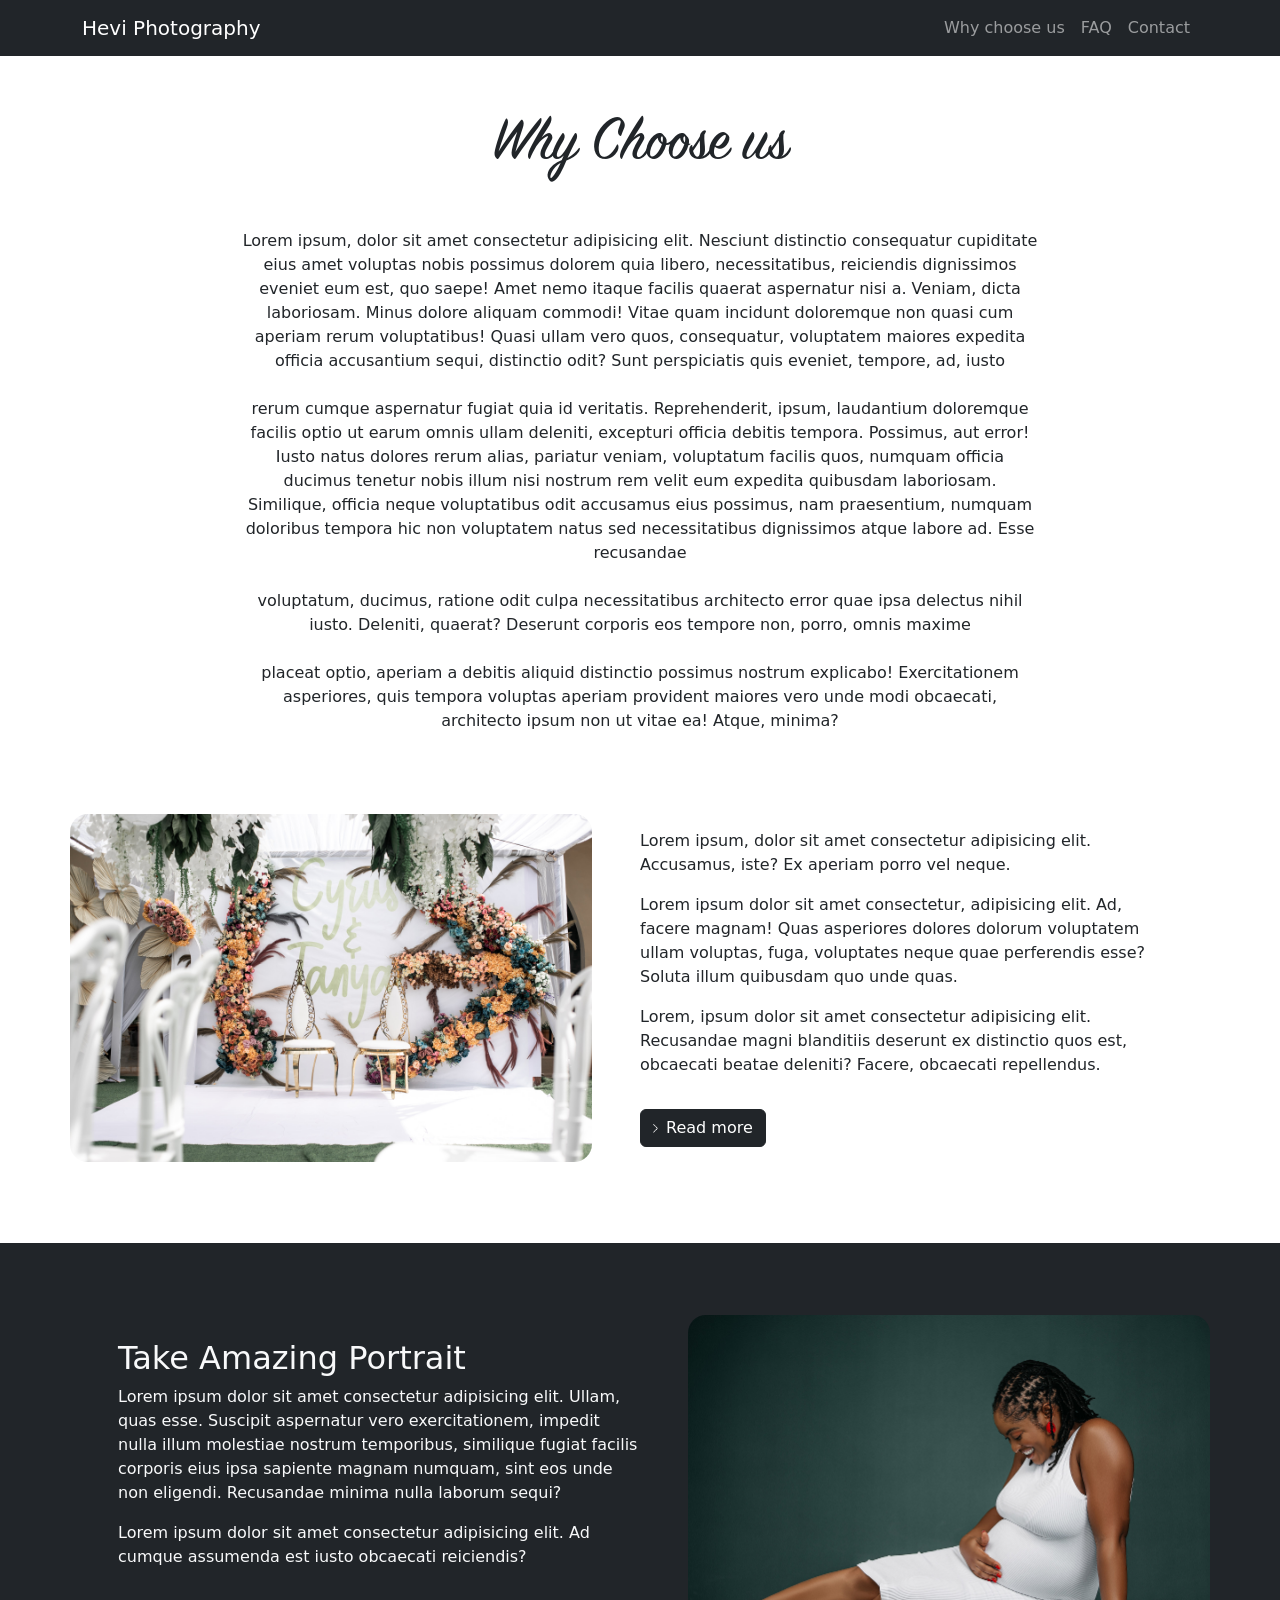
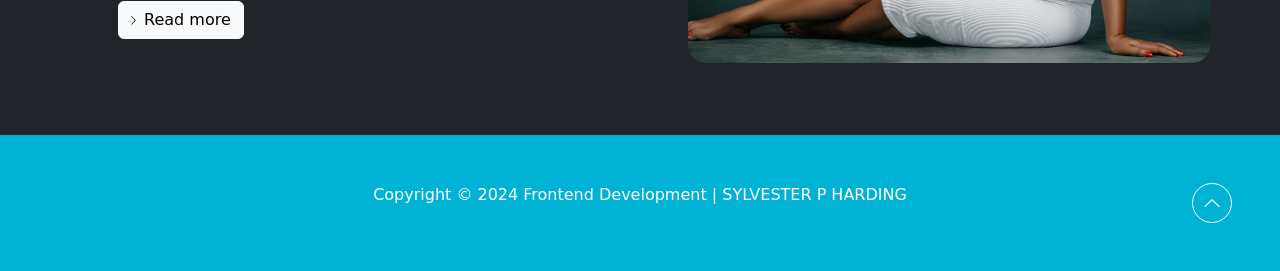
<file: whyChoose.html>
<!DOCTYPE html>
<html lang="en">
  <head>
    <meta charset="UTF-8" />
    <meta http-equiv="X-UA-Compatible" content="IE=edge" />
    <meta name="viewport" content="width=device-width, initial-scale=1.0" />
    <link rel="stylesheet" href="./css/main.min.css" />
    <link rel="stylesheet" href="./style.css" />
    <title>Why Choose Us</title>
  </head>
  <body>
    <!-- navbar -->
    <nav class="navbar navbar-expand-lg bg-dark navbar-dark sticky-top">
      <div class="container">
        <a href="index.html" class="navbar-brand">Hevi Photography</a>

        <button
          class="navbar-toggler"
          type="button"
          data-bs-toggle="collapse"
          data-bs-target="#nav-menu"
        >
          <span class="navbar-toggler-icon"></span>
        </button>

        <div class="collapse navbar-collapse" id="nav-menu">
          <ul class="navbar-nav ms-auto">
            <li class="nav-item">
              <a href="./whyChoose.html" class="nav-link">Why choose us</a>
            </li>
            <li class="nav-item">
              <a href="faq.html" class="nav-link">FAQ</a>
            </li>
            <li class="nav-item">
              <a href="contact.html" class="nav-link">Contact</a>
            </li>
          </ul>
        </div>
      </div>
    </nav>

    <section>
        <div class="container">
            
        </div>
    </section>

   


    <!-- Learn section -->
    <section class="p-5" id="why">
      <div class="container">
        <h2 class="title text-center mb-5">Why Choose us</h2>
        <div class="text-center sub mb-5">
            <p>Lorem ipsum, dolor sit amet consectetur adipisicing elit. Nesciunt distinctio consequatur cupiditate eius amet voluptas nobis possimus dolorem quia libero, necessitatibus, reiciendis dignissimos eveniet eum est, quo saepe! Amet nemo itaque facilis quaerat aspernatur nisi a. Veniam, dicta laboriosam. Minus dolore aliquam commodi! Vitae quam incidunt doloremque non quasi cum aperiam rerum voluptatibus! Quasi ullam vero quos, consequatur, voluptatem maiores expedita officia accusantium sequi, distinctio odit? Sunt perspiciatis quis eveniet, tempore, ad, iusto <br><br>rerum cumque aspernatur fugiat quia id veritatis. Reprehenderit, ipsum, laudantium doloremque facilis optio ut earum omnis ullam deleniti, excepturi officia debitis tempora. Possimus, aut error! Iusto natus dolores rerum alias, pariatur veniam, voluptatum facilis quos, numquam officia ducimus tenetur nobis illum nisi nostrum rem velit eum expedita quibusdam laboriosam. Similique, officia neque voluptatibus odit accusamus eius possimus, nam praesentium, numquam doloribus tempora hic non voluptatem natus sed necessitatibus dignissimos atque labore ad. Esse recusandae<br><br> voluptatum, ducimus, ratione odit culpa necessitatibus architecto error quae ipsa delectus nihil iusto. Deleniti, quaerat? Deserunt corporis eos tempore non, porro, omnis maxime <br><br>placeat optio, aperiam a debitis aliquid distinctio possimus nostrum explicabo! Exercitationem asperiores, quis tempora voluptas aperiam provident maiores vero unde modi obcaecati, architecto ipsum non ut vitae ea! Atque, minima?</p>
        </div>
        <div class="row align-items-center justify-content-between">
          <div class="col-lg p-0 image-wrapper">
            <img
              src="./images/tanya_cyrus_wedding_photography_by_sylthephotographer-2.jpg"
              style="width: 100%"
              class="image-fluid"
              alt=""
            />
          </div>
          <div class="col-md p-5">
            <p>
              Lorem ipsum, dolor sit amet consectetur adipisicing elit.
              Accusamus, iste? Ex aperiam porro vel neque.
            </p>
            <p>
              Lorem ipsum dolor sit amet consectetur, adipisicing elit. Ad,
              facere magnam! Quas asperiores dolores dolorum voluptatem ullam
              voluptas, fuga, voluptates neque quae perferendis esse? Soluta
              illum quibusdam quo unde quas.
            </p>
            <p>
              Lorem, ipsum dolor sit amet consectetur adipisicing elit.
              Recusandae magni blanditiis deserunt ex distinctio quos est,
              obcaecati beatae deleniti? Facere, obcaecati repellendus.
            </p>

            <a href="#" class="btn btn-dark mt-3 d-inline-flex">
              <div class="icon-wrapper me-2">
                <img
                  style="width: 100%"
                  class="image-fluid"
                  src="./images/icons/arrow-right-w.png"
                  alt=""
                />
              </div>
              Read more
            </a>
          </div>
        </div>
      </div>
    </section>

    <!-- Another section -->
    <section class="p-5 bg-dark" id="why">
      <div class="container">
        <div class="row align-items-center justify-content-between">
          <div class="col-md p-5 text-light">
            <h2>Take Amazing Portrait</h2>
            <p>
              Lorem ipsum dolor sit amet consectetur adipisicing elit. Ullam,
              quas esse. Suscipit aspernatur vero exercitationem, impedit nulla
              illum molestiae nostrum temporibus, similique fugiat facilis
              corporis eius ipsa sapiente magnam numquam, sint eos unde non
              eligendi. Recusandae minima nulla laborum sequi?
            </p>
            <p>
              Lorem ipsum dolor sit amet consectetur adipisicing elit. Ad cumque
              assumenda est iusto obcaecati reiciendis?
            </p>

            <a href="#" class="btn btn-light mt-3 d-inline-flex">
              <div class="icon-wrapper me-2">
                <img
                  style="width: 100%"
                  class="image-fluid"
                  src="./images/icons/arrow-right.png"
                  alt=""
                />
              </div>
              Read more
            </a>
          </div>

          <div class="col-lg p-0 image-wrapper">
            <img
              src="./images/portrait_photography_by_sylvester_harding-022.jpg"
              style="width: 100%"
              class="image-fluid"
              alt=""
            />
          </div>
        </div>
      </div>
    </section>


    <!-- footer -->
    <footer class="p-5 text-white bg-primary position-relative text-center">
      <div class="container">
        <p class="p-w1">
          Copyright &copy; 2024 Frontend Development | SYLVESTER P HARDING
        </p>

        <a href="#" class="position-absolute bottom-0 end-0 p-5">
          <div class="icon-up">
            <img
              src="./images/icons/icons8-arrow-up-100-w.png"
              style="width: 40%"
              alt=""
            />
          </div>
        </a>
      </div>
    </footer>

    <div class="modal fade" id="book-a-session" tabindex="1">
      <div class="modal-dialog">
        <div class="modal-content">
          <div class="modal-header">
            <h5 class="modal-title" id="book-a-sessionLabel">Modal title</h5>
            <button
              class="btn-close"
              type="button"
              data-bs-dismiss="modal"
            ></button>
          </div>

          <div class="modal-body">
            <p>Fill out this form and we will get back to you</p>
            <!-- Modal form -->
            <form>
              <div class="mb-3">
                <label for="firstName" class="col-form-label">
                  First Name:
                </label>
                <input
                  type="text"
                  class="form-control"
                  id="first-name"
                  placeholder="Enter first name"
                />
              </div>
              <div class="mb-3">
                <label for="lastName" class="col-form-label">
                  Last Name:
                </label>
                <input
                  type="text"
                  class="form-control"
                  id="last-name"
                  placeholder="Enter last name"
                />
              </div>
              <div class="mb-3">
                <label for="email" class="col-form-label"> Email: </label>
                <input
                  type="text"
                  class="form-control"
                  id="first-name"
                  placeholder="Enter email"
                />
              </div>
              <div class="mb-3">
                <label for="phone" class="col-form-label"> Phone: </label>
                <input
                  type="text"
                  class="form-control"
                  id="first-name"
                  placeholder="Enter phone number"
                />
              </div>
            </form>
          </div>
          <div class="modal-footer">
            <button class="btn btn-primary" type="submit">Submit</button>
            <button
              class="btn btn-secondary"
              type="button"
              data-bs-dismiss="modal"
            >
              Close
            </button>
          </div>
        </div>
      </div>
    </div>

    <script src="./node_modules/bootstrap/dist/js/bootstrap.bundle.js"></script>
  </body>
</html>
</file>
<file: style.css>
/* Utility classes */
.p-w1 {
    font-weight: 100;
}
.p-w3 {
    font-weight: 300;
}
.p-w5 {
    font-weight: 500;
}
.p-tb {
    padding: 9rem 0 ;
}

img {
    width: 100%;
    height: auto;
}
@media(min-width: 768px) {
    .news-input {
        width: 50%;
    }
}

@media(min-width: 992px) {

    .image-wrapper {
        border-radius: 18px;
        overflow: hidden;
    }
}

@media(max-width: 768px) {
    .news-wrapper {
        display: flex;
        flex-direction: column;
        justify-content: center;
    }
}

.icon-wrapper {
    width:5px;
}

.icon-up {
    width:40px;
    height: 40px;
    justify-content: center;
    display: flex;
    align-items: center;
    border: 1px solid white;
    border-radius: 50%;
    transition: 0.3s ease-in-out;
}

.icon-up:hover {
    background-color: rgba(128, 128, 128, 1);
}
.icon {
    width:28px;
}

.staff-image {
    max-width: 200px;
    height: 200px;
    overflow: hidden;
    border-radius: 12px;
}

.map-container {
    align-items: center;
    display: flex;
    justify-content: center;
    border-radius: 10px;
    border: 1px solid teal;
}
</file>
<file: css/main.min.css>
@font-face{font-family:"signpainter";src:url(../font/SignPainter.ttc)}/*!
 * Bootstrap  v5.3.3 (https://getbootstrap.com/)
 * Copyright 2011-2024 The Bootstrap Authors
 * Licensed under MIT (https://github.com/twbs/bootstrap/blob/main/LICENSE)
 */:root,[data-bs-theme=light]{--bs-blue: #0d6efd;--bs-indigo: #6610f2;--bs-purple: #6f42c1;--bs-pink: #d63384;--bs-red: #dc3545;--bs-orange: #fd7e14;--bs-yellow: #ffc107;--bs-green: #198754;--bs-teal: #20c997;--bs-cyan: #0dcaf0;--bs-black: #000;--bs-white: #fff;--bs-gray: #6c757d;--bs-gray-dark: #343a40;--bs-gray-100: #f8f9fa;--bs-gray-200: #e9ecef;--bs-gray-300: #dee2e6;--bs-gray-400: #ced4da;--bs-gray-500: #adb5bd;--bs-gray-600: #6c757d;--bs-gray-700: #495057;--bs-gray-800: #343a40;--bs-gray-900: #212529;--bs-primary: #00b3d4;--bs-secondary: #334a52;--bs-success: #198754;--bs-info: #0dcaf0;--bs-warning: #f67300;--bs-danger: #dc3545;--bs-light: #f8f9fa;--bs-dark: #212529;--bs-primary-rgb: 0, 179, 212;--bs-secondary-rgb: 51, 74, 82;--bs-success-rgb: 25, 135, 84;--bs-info-rgb: 13, 202, 240;--bs-warning-rgb: 246, 115, 0;--bs-danger-rgb: 220, 53, 69;--bs-light-rgb: 248, 249, 250;--bs-dark-rgb: 33, 37, 41;--bs-primary-text-emphasis: #004855;--bs-secondary-text-emphasis: #141e21;--bs-success-text-emphasis: #0a3622;--bs-info-text-emphasis: #055160;--bs-warning-text-emphasis: #622e00;--bs-danger-text-emphasis: #58151c;--bs-light-text-emphasis: #495057;--bs-dark-text-emphasis: #495057;--bs-primary-bg-subtle: #ccf0f6;--bs-secondary-bg-subtle: #d6dbdc;--bs-success-bg-subtle: #d1e7dd;--bs-info-bg-subtle: #cff4fc;--bs-warning-bg-subtle: #fde3cc;--bs-danger-bg-subtle: #f8d7da;--bs-light-bg-subtle: #fcfcfd;--bs-dark-bg-subtle: #ced4da;--bs-primary-border-subtle: #99e1ee;--bs-secondary-border-subtle: #adb7ba;--bs-success-border-subtle: #a3cfbb;--bs-info-border-subtle: #9eeaf9;--bs-warning-border-subtle: #fbc799;--bs-danger-border-subtle: #f1aeb5;--bs-light-border-subtle: #e9ecef;--bs-dark-border-subtle: #adb5bd;--bs-white-rgb: 255, 255, 255;--bs-black-rgb: 0, 0, 0;--bs-font-sans-serif: system-ui, -apple-system, "Segoe UI", Roboto, "Helvetica Neue", "Noto Sans", "Liberation Sans", Arial, sans-serif, "Apple Color Emoji", "Segoe UI Emoji", "Segoe UI Symbol", "Noto Color Emoji";--bs-font-monospace: SFMono-Regular, Menlo, Monaco, Consolas, "Liberation Mono", "Courier New", monospace;--bs-gradient: linear-gradient(180deg, rgba(255, 255, 255, 0.15), rgba(255, 255, 255, 0));--bs-body-font-family: var(--bs-font-sans-serif);--bs-body-font-size:1rem;--bs-body-font-weight: 400;--bs-body-line-height: 1.5;--bs-body-color: #212529;--bs-body-color-rgb: 33, 37, 41;--bs-body-bg: #fff;--bs-body-bg-rgb: 255, 255, 255;--bs-emphasis-color: #000;--bs-emphasis-color-rgb: 0, 0, 0;--bs-secondary-color: rgba(33, 37, 41, 0.75);--bs-secondary-color-rgb: 33, 37, 41;--bs-secondary-bg: #e9ecef;--bs-secondary-bg-rgb: 233, 236, 239;--bs-tertiary-color: rgba(33, 37, 41, 0.5);--bs-tertiary-color-rgb: 33, 37, 41;--bs-tertiary-bg: #f8f9fa;--bs-tertiary-bg-rgb: 248, 249, 250;--bs-heading-color: inherit;--bs-link-color: #00b3d4;--bs-link-color-rgb: 0, 179, 212;--bs-link-decoration: underline;--bs-link-hover-color: #008faa;--bs-link-hover-color-rgb: 0, 143, 170;--bs-code-color: #d63384;--bs-highlight-color: #212529;--bs-highlight-bg: #fff3cd;--bs-border-width: 1px;--bs-border-style: solid;--bs-border-color: #dee2e6;--bs-border-color-translucent: rgba(0, 0, 0, 0.175);--bs-border-radius: 0.375rem;--bs-border-radius-sm: 0.25rem;--bs-border-radius-lg: 0.5rem;--bs-border-radius-xl: 1rem;--bs-border-radius-xxl: 2rem;--bs-border-radius-2xl: var(--bs-border-radius-xxl);--bs-border-radius-pill: 50rem;--bs-box-shadow: 0 0.5rem 1rem rgba(0, 0, 0, 0.15);--bs-box-shadow-sm: 0 0.125rem 0.25rem rgba(0, 0, 0, 0.075);--bs-box-shadow-lg: 0 1rem 3rem rgba(0, 0, 0, 0.175);--bs-box-shadow-inset: inset 0 1px 2px rgba(0, 0, 0, 0.075);--bs-focus-ring-width: 0.25rem;--bs-focus-ring-opacity: 0.25;--bs-focus-ring-color: rgba(0, 179, 212, 0.25);--bs-form-valid-color: #198754;--bs-form-valid-border-color: #198754;--bs-form-invalid-color: #dc3545;--bs-form-invalid-border-color: #dc3545}[data-bs-theme=dark]{color-scheme:dark;--bs-body-color: #dee2e6;--bs-body-color-rgb: 222, 226, 230;--bs-body-bg: #212529;--bs-body-bg-rgb: 33, 37, 41;--bs-emphasis-color: #fff;--bs-emphasis-color-rgb: 255, 255, 255;--bs-secondary-color: rgba(222, 226, 230, 0.75);--bs-secondary-color-rgb: 222, 226, 230;--bs-secondary-bg: #343a40;--bs-secondary-bg-rgb: 52, 58, 64;--bs-tertiary-color: rgba(222, 226, 230, 0.5);--bs-tertiary-color-rgb: 222, 226, 230;--bs-tertiary-bg: #2b3035;--bs-tertiary-bg-rgb: 43, 48, 53;--bs-primary-text-emphasis: #66d1e5;--bs-secondary-text-emphasis: #859297;--bs-success-text-emphasis: #75b798;--bs-info-text-emphasis: #6edff6;--bs-warning-text-emphasis: #faab66;--bs-danger-text-emphasis: #ea868f;--bs-light-text-emphasis: #f8f9fa;--bs-dark-text-emphasis: #dee2e6;--bs-primary-bg-subtle: #00242a;--bs-secondary-bg-subtle: #0a0f10;--bs-success-bg-subtle: #051b11;--bs-info-bg-subtle: #032830;--bs-warning-bg-subtle: #311700;--bs-danger-bg-subtle: #2c0b0e;--bs-light-bg-subtle: #343a40;--bs-dark-bg-subtle: #1a1d20;--bs-primary-border-subtle: #006b7f;--bs-secondary-border-subtle: #1f2c31;--bs-success-border-subtle: #0f5132;--bs-info-border-subtle: #087990;--bs-warning-border-subtle: #944500;--bs-danger-border-subtle: #842029;--bs-light-border-subtle: #495057;--bs-dark-border-subtle: #343a40;--bs-heading-color: inherit;--bs-link-color: #66d1e5;--bs-link-hover-color: #85daea;--bs-link-color-rgb: 102, 209, 229;--bs-link-hover-color-rgb: 133, 218, 234;--bs-code-color: #e685b5;--bs-highlight-color: #dee2e6;--bs-highlight-bg: #664d03;--bs-border-color: #495057;--bs-border-color-translucent: rgba(255, 255, 255, 0.15);--bs-form-valid-color: #75b798;--bs-form-valid-border-color: #75b798;--bs-form-invalid-color: #ea868f;--bs-form-invalid-border-color: #ea868f}*,*::before,*::after{box-sizing:border-box}@media(prefers-reduced-motion: no-preference){:root{scroll-behavior:smooth}}body{margin:0;font-family:var(--bs-body-font-family);font-size:var(--bs-body-font-size);font-weight:var(--bs-body-font-weight);line-height:var(--bs-body-line-height);color:var(--bs-body-color);text-align:var(--bs-body-text-align);background-color:var(--bs-body-bg);-webkit-text-size-adjust:100%;-webkit-tap-highlight-color:rgba(0,0,0,0)}hr{margin:1rem 0;color:inherit;border:0;border-top:var(--bs-border-width) solid;opacity:.25}h6,.h6,h5,.h5,h4,.h4,h3,.h3,h2,.h2,h1,.h1{margin-top:0;margin-bottom:.5rem;font-weight:500;line-height:1.2;color:var(--bs-heading-color)}h1,.h1{font-size:calc(1.375rem + 1.5vw)}@media(min-width: 1200px){h1,.h1{font-size:2.5rem}}h2,.h2{font-size:calc(1.325rem + 0.9vw)}@media(min-width: 1200px){h2,.h2{font-size:2rem}}h3,.h3{font-size:calc(1.3rem + 0.6vw)}@media(min-width: 1200px){h3,.h3{font-size:1.75rem}}h4,.h4{font-size:calc(1.275rem + 0.3vw)}@media(min-width: 1200px){h4,.h4{font-size:1.5rem}}h5,.h5{font-size:1.25rem}h6,.h6{font-size:1rem}p{margin-top:0;margin-bottom:1rem}abbr[title]{-webkit-text-decoration:underline dotted;text-decoration:underline dotted;cursor:help;-webkit-text-decoration-skip-ink:none;text-decoration-skip-ink:none}address{margin-bottom:1rem;font-style:normal;line-height:inherit}ol,ul{padding-left:2rem}ol,ul,dl{margin-top:0;margin-bottom:1rem}ol ol,ul ul,ol ul,ul ol{margin-bottom:0}dt{font-weight:700}dd{margin-bottom:.5rem;margin-left:0}blockquote{margin:0 0 1rem}b,strong{font-weight:bolder}small,.small{font-size:0.875em}mark,.mark{padding:.1875em;color:var(--bs-highlight-color);background-color:var(--bs-highlight-bg)}sub,sup{position:relative;font-size:0.75em;line-height:0;vertical-align:baseline}sub{bottom:-0.25em}sup{top:-0.5em}a{color:rgba(var(--bs-link-color-rgb), var(--bs-link-opacity, 1));text-decoration:underline}a:hover{--bs-link-color-rgb: var(--bs-link-hover-color-rgb)}a:not([href]):not([class]),a:not([href]):not([class]):hover{color:inherit;text-decoration:none}pre,code,kbd,samp{font-family:var(--bs-font-monospace);font-size:1em}pre{display:block;margin-top:0;margin-bottom:1rem;overflow:auto;font-size:0.875em}pre code{font-size:inherit;color:inherit;word-break:normal}code{font-size:0.875em;color:var(--bs-code-color);word-wrap:break-word}a>code{color:inherit}kbd{padding:.1875rem .375rem;font-size:0.875em;color:var(--bs-body-bg);background-color:var(--bs-body-color);border-radius:.25rem}kbd kbd{padding:0;font-size:1em}figure{margin:0 0 1rem}img,svg{vertical-align:middle}table{caption-side:bottom;border-collapse:collapse}caption{padding-top:.5rem;padding-bottom:.5rem;color:var(--bs-secondary-color);text-align:left}th{text-align:inherit;text-align:-webkit-match-parent}thead,tbody,tfoot,tr,td,th{border-color:inherit;border-style:solid;border-width:0}label{display:inline-block}button{border-radius:0}button:focus:not(:focus-visible){outline:0}input,button,select,optgroup,textarea{margin:0;font-family:inherit;font-size:inherit;line-height:inherit}button,select{text-transform:none}[role=button]{cursor:pointer}select{word-wrap:normal}select:disabled{opacity:1}[list]:not([type=date]):not([type=datetime-local]):not([type=month]):not([type=week]):not([type=time])::-webkit-calendar-picker-indicator{display:none !important}button,[type=button],[type=reset],[type=submit]{-webkit-appearance:button}button:not(:disabled),[type=button]:not(:disabled),[type=reset]:not(:disabled),[type=submit]:not(:disabled){cursor:pointer}::-moz-focus-inner{padding:0;border-style:none}textarea{resize:vertical}fieldset{min-width:0;padding:0;margin:0;border:0}legend{float:left;width:100%;padding:0;margin-bottom:.5rem;font-size:calc(1.275rem + 0.3vw);line-height:inherit}@media(min-width: 1200px){legend{font-size:1.5rem}}legend+*{clear:left}::-webkit-datetime-edit-fields-wrapper,::-webkit-datetime-edit-text,::-webkit-datetime-edit-minute,::-webkit-datetime-edit-hour-field,::-webkit-datetime-edit-day-field,::-webkit-datetime-edit-month-field,::-webkit-datetime-edit-year-field{padding:0}::-webkit-inner-spin-button{height:auto}[type=search]{-webkit-appearance:textfield;outline-offset:-2px}::-webkit-search-decoration{-webkit-appearance:none}::-webkit-color-swatch-wrapper{padding:0}::file-selector-button{font:inherit;-webkit-appearance:button}output{display:inline-block}iframe{border:0}summary{display:list-item;cursor:pointer}progress{vertical-align:baseline}[hidden]{display:none !important}.lead{font-size:1.25rem;font-weight:300}.display-1{font-size:calc(1.625rem + 4.5vw);font-weight:300;line-height:1.2}@media(min-width: 1200px){.display-1{font-size:5rem}}.display-2{font-size:calc(1.575rem + 3.9vw);font-weight:300;line-height:1.2}@media(min-width: 1200px){.display-2{font-size:4.5rem}}.display-3{font-size:calc(1.525rem + 3.3vw);font-weight:300;line-height:1.2}@media(min-width: 1200px){.display-3{font-size:4rem}}.display-4{font-size:calc(1.475rem + 2.7vw);font-weight:300;line-height:1.2}@media(min-width: 1200px){.display-4{font-size:3.5rem}}.display-5{font-size:calc(1.425rem + 2.1vw);font-weight:300;line-height:1.2}@media(min-width: 1200px){.display-5{font-size:3rem}}.display-6{font-size:calc(1.375rem + 1.5vw);font-weight:300;line-height:1.2}@media(min-width: 1200px){.display-6{font-size:2.5rem}}.list-unstyled{padding-left:0;list-style:none}.list-inline{padding-left:0;list-style:none}.list-inline-item{display:inline-block}.list-inline-item:not(:last-child){margin-right:.5rem}.initialism{font-size:0.875em;text-transform:uppercase}.blockquote{margin-bottom:1rem;font-size:1.25rem}.blockquote>:last-child{margin-bottom:0}.blockquote-footer{margin-top:-1rem;margin-bottom:1rem;font-size:0.875em;color:#6c757d}.blockquote-footer::before{content:"— "}.img-fluid{max-width:100%;height:auto}.img-thumbnail{padding:.25rem;background-color:var(--bs-body-bg);border:var(--bs-border-width) solid var(--bs-border-color);border-radius:var(--bs-border-radius);max-width:100%;height:auto}.figure{display:inline-block}.figure-img{margin-bottom:.5rem;line-height:1}.figure-caption{font-size:0.875em;color:var(--bs-secondary-color)}.container,.container-fluid,.container-xxl,.container-xl,.container-lg,.container-md,.container-sm{--bs-gutter-x: 1.5rem;--bs-gutter-y: 0;width:100%;padding-right:calc(var(--bs-gutter-x)*.5);padding-left:calc(var(--bs-gutter-x)*.5);margin-right:auto;margin-left:auto}@media(min-width: 576px){.container-sm,.container{max-width:540px}}@media(min-width: 768px){.container-md,.container-sm,.container{max-width:720px}}@media(min-width: 992px){.container-lg,.container-md,.container-sm,.container{max-width:960px}}@media(min-width: 1200px){.container-xl,.container-lg,.container-md,.container-sm,.container{max-width:1140px}}@media(min-width: 1400px){.container-xxl,.container-xl,.container-lg,.container-md,.container-sm,.container{max-width:1320px}}:root{--bs-breakpoint-xs: 0;--bs-breakpoint-sm: 576px;--bs-breakpoint-md: 768px;--bs-breakpoint-lg: 992px;--bs-breakpoint-xl: 1200px;--bs-breakpoint-xxl: 1400px}.row{--bs-gutter-x: 1.5rem;--bs-gutter-y: 0;display:flex;flex-wrap:wrap;margin-top:calc(-1*var(--bs-gutter-y));margin-right:calc(-0.5*var(--bs-gutter-x));margin-left:calc(-0.5*var(--bs-gutter-x))}.row>*{flex-shrink:0;width:100%;max-width:100%;padding-right:calc(var(--bs-gutter-x)*.5);padding-left:calc(var(--bs-gutter-x)*.5);margin-top:var(--bs-gutter-y)}.col{flex:1 0 0%}.row-cols-auto>*{flex:0 0 auto;width:auto}.row-cols-1>*{flex:0 0 auto;width:100%}.row-cols-2>*{flex:0 0 auto;width:50%}.row-cols-3>*{flex:0 0 auto;width:33.33333333%}.row-cols-4>*{flex:0 0 auto;width:25%}.row-cols-5>*{flex:0 0 auto;width:20%}.row-cols-6>*{flex:0 0 auto;width:16.66666667%}.col-auto{flex:0 0 auto;width:auto}.col-1{flex:0 0 auto;width:8.33333333%}.col-2{flex:0 0 auto;width:16.66666667%}.col-3{flex:0 0 auto;width:25%}.col-4{flex:0 0 auto;width:33.33333333%}.col-5{flex:0 0 auto;width:41.66666667%}.col-6{flex:0 0 auto;width:50%}.col-7{flex:0 0 auto;width:58.33333333%}.col-8{flex:0 0 auto;width:66.66666667%}.col-9{flex:0 0 auto;width:75%}.col-10{flex:0 0 auto;width:83.33333333%}.col-11{flex:0 0 auto;width:91.66666667%}.col-12{flex:0 0 auto;width:100%}.offset-1{margin-left:8.33333333%}.offset-2{margin-left:16.66666667%}.offset-3{margin-left:25%}.offset-4{margin-left:33.33333333%}.offset-5{margin-left:41.66666667%}.offset-6{margin-left:50%}.offset-7{margin-left:58.33333333%}.offset-8{margin-left:66.66666667%}.offset-9{margin-left:75%}.offset-10{margin-left:83.33333333%}.offset-11{margin-left:91.66666667%}.g-0,.gx-0{--bs-gutter-x: 0}.g-0,.gy-0{--bs-gutter-y: 0}.g-1,.gx-1{--bs-gutter-x: 0.25rem}.g-1,.gy-1{--bs-gutter-y: 0.25rem}.g-2,.gx-2{--bs-gutter-x: 0.5rem}.g-2,.gy-2{--bs-gutter-y: 0.5rem}.g-3,.gx-3{--bs-gutter-x: 1rem}.g-3,.gy-3{--bs-gutter-y: 1rem}.g-4,.gx-4{--bs-gutter-x: 1.5rem}.g-4,.gy-4{--bs-gutter-y: 1.5rem}.g-5,.gx-5{--bs-gutter-x: 3rem}.g-5,.gy-5{--bs-gutter-y: 3rem}@media(min-width: 576px){.col-sm{flex:1 0 0%}.row-cols-sm-auto>*{flex:0 0 auto;width:auto}.row-cols-sm-1>*{flex:0 0 auto;width:100%}.row-cols-sm-2>*{flex:0 0 auto;width:50%}.row-cols-sm-3>*{flex:0 0 auto;width:33.33333333%}.row-cols-sm-4>*{flex:0 0 auto;width:25%}.row-cols-sm-5>*{flex:0 0 auto;width:20%}.row-cols-sm-6>*{flex:0 0 auto;width:16.66666667%}.col-sm-auto{flex:0 0 auto;width:auto}.col-sm-1{flex:0 0 auto;width:8.33333333%}.col-sm-2{flex:0 0 auto;width:16.66666667%}.col-sm-3{flex:0 0 auto;width:25%}.col-sm-4{flex:0 0 auto;width:33.33333333%}.col-sm-5{flex:0 0 auto;width:41.66666667%}.col-sm-6{flex:0 0 auto;width:50%}.col-sm-7{flex:0 0 auto;width:58.33333333%}.col-sm-8{flex:0 0 auto;width:66.66666667%}.col-sm-9{flex:0 0 auto;width:75%}.col-sm-10{flex:0 0 auto;width:83.33333333%}.col-sm-11{flex:0 0 auto;width:91.66666667%}.col-sm-12{flex:0 0 auto;width:100%}.offset-sm-0{margin-left:0}.offset-sm-1{margin-left:8.33333333%}.offset-sm-2{margin-left:16.66666667%}.offset-sm-3{margin-left:25%}.offset-sm-4{margin-left:33.33333333%}.offset-sm-5{margin-left:41.66666667%}.offset-sm-6{margin-left:50%}.offset-sm-7{margin-left:58.33333333%}.offset-sm-8{margin-left:66.66666667%}.offset-sm-9{margin-left:75%}.offset-sm-10{margin-left:83.33333333%}.offset-sm-11{margin-left:91.66666667%}.g-sm-0,.gx-sm-0{--bs-gutter-x: 0}.g-sm-0,.gy-sm-0{--bs-gutter-y: 0}.g-sm-1,.gx-sm-1{--bs-gutter-x: 0.25rem}.g-sm-1,.gy-sm-1{--bs-gutter-y: 0.25rem}.g-sm-2,.gx-sm-2{--bs-gutter-x: 0.5rem}.g-sm-2,.gy-sm-2{--bs-gutter-y: 0.5rem}.g-sm-3,.gx-sm-3{--bs-gutter-x: 1rem}.g-sm-3,.gy-sm-3{--bs-gutter-y: 1rem}.g-sm-4,.gx-sm-4{--bs-gutter-x: 1.5rem}.g-sm-4,.gy-sm-4{--bs-gutter-y: 1.5rem}.g-sm-5,.gx-sm-5{--bs-gutter-x: 3rem}.g-sm-5,.gy-sm-5{--bs-gutter-y: 3rem}}@media(min-width: 768px){.col-md{flex:1 0 0%}.row-cols-md-auto>*{flex:0 0 auto;width:auto}.row-cols-md-1>*{flex:0 0 auto;width:100%}.row-cols-md-2>*{flex:0 0 auto;width:50%}.row-cols-md-3>*{flex:0 0 auto;width:33.33333333%}.row-cols-md-4>*{flex:0 0 auto;width:25%}.row-cols-md-5>*{flex:0 0 auto;width:20%}.row-cols-md-6>*{flex:0 0 auto;width:16.66666667%}.col-md-auto{flex:0 0 auto;width:auto}.col-md-1{flex:0 0 auto;width:8.33333333%}.col-md-2{flex:0 0 auto;width:16.66666667%}.col-md-3{flex:0 0 auto;width:25%}.col-md-4{flex:0 0 auto;width:33.33333333%}.col-md-5{flex:0 0 auto;width:41.66666667%}.col-md-6{flex:0 0 auto;width:50%}.col-md-7{flex:0 0 auto;width:58.33333333%}.col-md-8{flex:0 0 auto;width:66.66666667%}.col-md-9{flex:0 0 auto;width:75%}.col-md-10{flex:0 0 auto;width:83.33333333%}.col-md-11{flex:0 0 auto;width:91.66666667%}.col-md-12{flex:0 0 auto;width:100%}.offset-md-0{margin-left:0}.offset-md-1{margin-left:8.33333333%}.offset-md-2{margin-left:16.66666667%}.offset-md-3{margin-left:25%}.offset-md-4{margin-left:33.33333333%}.offset-md-5{margin-left:41.66666667%}.offset-md-6{margin-left:50%}.offset-md-7{margin-left:58.33333333%}.offset-md-8{margin-left:66.66666667%}.offset-md-9{margin-left:75%}.offset-md-10{margin-left:83.33333333%}.offset-md-11{margin-left:91.66666667%}.g-md-0,.gx-md-0{--bs-gutter-x: 0}.g-md-0,.gy-md-0{--bs-gutter-y: 0}.g-md-1,.gx-md-1{--bs-gutter-x: 0.25rem}.g-md-1,.gy-md-1{--bs-gutter-y: 0.25rem}.g-md-2,.gx-md-2{--bs-gutter-x: 0.5rem}.g-md-2,.gy-md-2{--bs-gutter-y: 0.5rem}.g-md-3,.gx-md-3{--bs-gutter-x: 1rem}.g-md-3,.gy-md-3{--bs-gutter-y: 1rem}.g-md-4,.gx-md-4{--bs-gutter-x: 1.5rem}.g-md-4,.gy-md-4{--bs-gutter-y: 1.5rem}.g-md-5,.gx-md-5{--bs-gutter-x: 3rem}.g-md-5,.gy-md-5{--bs-gutter-y: 3rem}}@media(min-width: 992px){.col-lg{flex:1 0 0%}.row-cols-lg-auto>*{flex:0 0 auto;width:auto}.row-cols-lg-1>*{flex:0 0 auto;width:100%}.row-cols-lg-2>*{flex:0 0 auto;width:50%}.row-cols-lg-3>*{flex:0 0 auto;width:33.33333333%}.row-cols-lg-4>*{flex:0 0 auto;width:25%}.row-cols-lg-5>*{flex:0 0 auto;width:20%}.row-cols-lg-6>*{flex:0 0 auto;width:16.66666667%}.col-lg-auto{flex:0 0 auto;width:auto}.col-lg-1{flex:0 0 auto;width:8.33333333%}.col-lg-2{flex:0 0 auto;width:16.66666667%}.col-lg-3{flex:0 0 auto;width:25%}.col-lg-4{flex:0 0 auto;width:33.33333333%}.col-lg-5{flex:0 0 auto;width:41.66666667%}.col-lg-6{flex:0 0 auto;width:50%}.col-lg-7{flex:0 0 auto;width:58.33333333%}.col-lg-8{flex:0 0 auto;width:66.66666667%}.col-lg-9{flex:0 0 auto;width:75%}.col-lg-10{flex:0 0 auto;width:83.33333333%}.col-lg-11{flex:0 0 auto;width:91.66666667%}.col-lg-12{flex:0 0 auto;width:100%}.offset-lg-0{margin-left:0}.offset-lg-1{margin-left:8.33333333%}.offset-lg-2{margin-left:16.66666667%}.offset-lg-3{margin-left:25%}.offset-lg-4{margin-left:33.33333333%}.offset-lg-5{margin-left:41.66666667%}.offset-lg-6{margin-left:50%}.offset-lg-7{margin-left:58.33333333%}.offset-lg-8{margin-left:66.66666667%}.offset-lg-9{margin-left:75%}.offset-lg-10{margin-left:83.33333333%}.offset-lg-11{margin-left:91.66666667%}.g-lg-0,.gx-lg-0{--bs-gutter-x: 0}.g-lg-0,.gy-lg-0{--bs-gutter-y: 0}.g-lg-1,.gx-lg-1{--bs-gutter-x: 0.25rem}.g-lg-1,.gy-lg-1{--bs-gutter-y: 0.25rem}.g-lg-2,.gx-lg-2{--bs-gutter-x: 0.5rem}.g-lg-2,.gy-lg-2{--bs-gutter-y: 0.5rem}.g-lg-3,.gx-lg-3{--bs-gutter-x: 1rem}.g-lg-3,.gy-lg-3{--bs-gutter-y: 1rem}.g-lg-4,.gx-lg-4{--bs-gutter-x: 1.5rem}.g-lg-4,.gy-lg-4{--bs-gutter-y: 1.5rem}.g-lg-5,.gx-lg-5{--bs-gutter-x: 3rem}.g-lg-5,.gy-lg-5{--bs-gutter-y: 3rem}}@media(min-width: 1200px){.col-xl{flex:1 0 0%}.row-cols-xl-auto>*{flex:0 0 auto;width:auto}.row-cols-xl-1>*{flex:0 0 auto;width:100%}.row-cols-xl-2>*{flex:0 0 auto;width:50%}.row-cols-xl-3>*{flex:0 0 auto;width:33.33333333%}.row-cols-xl-4>*{flex:0 0 auto;width:25%}.row-cols-xl-5>*{flex:0 0 auto;width:20%}.row-cols-xl-6>*{flex:0 0 auto;width:16.66666667%}.col-xl-auto{flex:0 0 auto;width:auto}.col-xl-1{flex:0 0 auto;width:8.33333333%}.col-xl-2{flex:0 0 auto;width:16.66666667%}.col-xl-3{flex:0 0 auto;width:25%}.col-xl-4{flex:0 0 auto;width:33.33333333%}.col-xl-5{flex:0 0 auto;width:41.66666667%}.col-xl-6{flex:0 0 auto;width:50%}.col-xl-7{flex:0 0 auto;width:58.33333333%}.col-xl-8{flex:0 0 auto;width:66.66666667%}.col-xl-9{flex:0 0 auto;width:75%}.col-xl-10{flex:0 0 auto;width:83.33333333%}.col-xl-11{flex:0 0 auto;width:91.66666667%}.col-xl-12{flex:0 0 auto;width:100%}.offset-xl-0{margin-left:0}.offset-xl-1{margin-left:8.33333333%}.offset-xl-2{margin-left:16.66666667%}.offset-xl-3{margin-left:25%}.offset-xl-4{margin-left:33.33333333%}.offset-xl-5{margin-left:41.66666667%}.offset-xl-6{margin-left:50%}.offset-xl-7{margin-left:58.33333333%}.offset-xl-8{margin-left:66.66666667%}.offset-xl-9{margin-left:75%}.offset-xl-10{margin-left:83.33333333%}.offset-xl-11{margin-left:91.66666667%}.g-xl-0,.gx-xl-0{--bs-gutter-x: 0}.g-xl-0,.gy-xl-0{--bs-gutter-y: 0}.g-xl-1,.gx-xl-1{--bs-gutter-x: 0.25rem}.g-xl-1,.gy-xl-1{--bs-gutter-y: 0.25rem}.g-xl-2,.gx-xl-2{--bs-gutter-x: 0.5rem}.g-xl-2,.gy-xl-2{--bs-gutter-y: 0.5rem}.g-xl-3,.gx-xl-3{--bs-gutter-x: 1rem}.g-xl-3,.gy-xl-3{--bs-gutter-y: 1rem}.g-xl-4,.gx-xl-4{--bs-gutter-x: 1.5rem}.g-xl-4,.gy-xl-4{--bs-gutter-y: 1.5rem}.g-xl-5,.gx-xl-5{--bs-gutter-x: 3rem}.g-xl-5,.gy-xl-5{--bs-gutter-y: 3rem}}@media(min-width: 1400px){.col-xxl{flex:1 0 0%}.row-cols-xxl-auto>*{flex:0 0 auto;width:auto}.row-cols-xxl-1>*{flex:0 0 auto;width:100%}.row-cols-xxl-2>*{flex:0 0 auto;width:50%}.row-cols-xxl-3>*{flex:0 0 auto;width:33.33333333%}.row-cols-xxl-4>*{flex:0 0 auto;width:25%}.row-cols-xxl-5>*{flex:0 0 auto;width:20%}.row-cols-xxl-6>*{flex:0 0 auto;width:16.66666667%}.col-xxl-auto{flex:0 0 auto;width:auto}.col-xxl-1{flex:0 0 auto;width:8.33333333%}.col-xxl-2{flex:0 0 auto;width:16.66666667%}.col-xxl-3{flex:0 0 auto;width:25%}.col-xxl-4{flex:0 0 auto;width:33.33333333%}.col-xxl-5{flex:0 0 auto;width:41.66666667%}.col-xxl-6{flex:0 0 auto;width:50%}.col-xxl-7{flex:0 0 auto;width:58.33333333%}.col-xxl-8{flex:0 0 auto;width:66.66666667%}.col-xxl-9{flex:0 0 auto;width:75%}.col-xxl-10{flex:0 0 auto;width:83.33333333%}.col-xxl-11{flex:0 0 auto;width:91.66666667%}.col-xxl-12{flex:0 0 auto;width:100%}.offset-xxl-0{margin-left:0}.offset-xxl-1{margin-left:8.33333333%}.offset-xxl-2{margin-left:16.66666667%}.offset-xxl-3{margin-left:25%}.offset-xxl-4{margin-left:33.33333333%}.offset-xxl-5{margin-left:41.66666667%}.offset-xxl-6{margin-left:50%}.offset-xxl-7{margin-left:58.33333333%}.offset-xxl-8{margin-left:66.66666667%}.offset-xxl-9{margin-left:75%}.offset-xxl-10{margin-left:83.33333333%}.offset-xxl-11{margin-left:91.66666667%}.g-xxl-0,.gx-xxl-0{--bs-gutter-x: 0}.g-xxl-0,.gy-xxl-0{--bs-gutter-y: 0}.g-xxl-1,.gx-xxl-1{--bs-gutter-x: 0.25rem}.g-xxl-1,.gy-xxl-1{--bs-gutter-y: 0.25rem}.g-xxl-2,.gx-xxl-2{--bs-gutter-x: 0.5rem}.g-xxl-2,.gy-xxl-2{--bs-gutter-y: 0.5rem}.g-xxl-3,.gx-xxl-3{--bs-gutter-x: 1rem}.g-xxl-3,.gy-xxl-3{--bs-gutter-y: 1rem}.g-xxl-4,.gx-xxl-4{--bs-gutter-x: 1.5rem}.g-xxl-4,.gy-xxl-4{--bs-gutter-y: 1.5rem}.g-xxl-5,.gx-xxl-5{--bs-gutter-x: 3rem}.g-xxl-5,.gy-xxl-5{--bs-gutter-y: 3rem}}.table{--bs-table-color-type: initial;--bs-table-bg-type: initial;--bs-table-color-state: initial;--bs-table-bg-state: initial;--bs-table-color: var(--bs-emphasis-color);--bs-table-bg: var(--bs-body-bg);--bs-table-border-color: var(--bs-border-color);--bs-table-accent-bg: transparent;--bs-table-striped-color: var(--bs-emphasis-color);--bs-table-striped-bg: rgba(var(--bs-emphasis-color-rgb), 0.05);--bs-table-active-color: var(--bs-emphasis-color);--bs-table-active-bg: rgba(var(--bs-emphasis-color-rgb), 0.1);--bs-table-hover-color: var(--bs-emphasis-color);--bs-table-hover-bg: rgba(var(--bs-emphasis-color-rgb), 0.075);width:100%;margin-bottom:1rem;vertical-align:top;border-color:var(--bs-table-border-color)}.table>:not(caption)>*>*{padding:.5rem .5rem;color:var(--bs-table-color-state, var(--bs-table-color-type, var(--bs-table-color)));background-color:var(--bs-table-bg);border-bottom-width:var(--bs-border-width);box-shadow:inset 0 0 0 9999px var(--bs-table-bg-state, var(--bs-table-bg-type, var(--bs-table-accent-bg)))}.table>tbody{vertical-align:inherit}.table>thead{vertical-align:bottom}.table-group-divider{border-top:calc(var(--bs-border-width) * 2) solid currentcolor}.caption-top{caption-side:top}.table-sm>:not(caption)>*>*{padding:.25rem .25rem}.table-bordered>:not(caption)>*{border-width:var(--bs-border-width) 0}.table-bordered>:not(caption)>*>*{border-width:0 var(--bs-border-width)}.table-borderless>:not(caption)>*>*{border-bottom-width:0}.table-borderless>:not(:first-child){border-top-width:0}.table-striped>tbody>tr:nth-of-type(odd)>*{--bs-table-color-type: var(--bs-table-striped-color);--bs-table-bg-type: var(--bs-table-striped-bg)}.table-striped-columns>:not(caption)>tr>:nth-child(even){--bs-table-color-type: var(--bs-table-striped-color);--bs-table-bg-type: var(--bs-table-striped-bg)}.table-active{--bs-table-color-state: var(--bs-table-active-color);--bs-table-bg-state: var(--bs-table-active-bg)}.table-hover>tbody>tr:hover>*{--bs-table-color-state: var(--bs-table-hover-color);--bs-table-bg-state: var(--bs-table-hover-bg)}.table-primary{--bs-table-color: #000;--bs-table-bg: #ccf0f6;--bs-table-border-color: #a3c0c5;--bs-table-striped-bg: #c2e4ea;--bs-table-striped-color: #000;--bs-table-active-bg: #b8d8dd;--bs-table-active-color: #000;--bs-table-hover-bg: #bddee4;--bs-table-hover-color: #000;color:var(--bs-table-color);border-color:var(--bs-table-border-color)}.table-secondary{--bs-table-color: #000;--bs-table-bg: #d6dbdc;--bs-table-border-color: #abafb0;--bs-table-striped-bg: #cbd0d1;--bs-table-striped-color: #000;--bs-table-active-bg: #c1c5c6;--bs-table-active-color: #000;--bs-table-hover-bg: #c6cbcc;--bs-table-hover-color: #000;color:var(--bs-table-color);border-color:var(--bs-table-border-color)}.table-success{--bs-table-color: #000;--bs-table-bg: #d1e7dd;--bs-table-border-color: #a7b9b1;--bs-table-striped-bg: #c7dbd2;--bs-table-striped-color: #000;--bs-table-active-bg: #bcd0c7;--bs-table-active-color: #000;--bs-table-hover-bg: #c1d6cc;--bs-table-hover-color: #000;color:var(--bs-table-color);border-color:var(--bs-table-border-color)}.table-info{--bs-table-color: #000;--bs-table-bg: #cff4fc;--bs-table-border-color: #a6c3ca;--bs-table-striped-bg: #c5e8ef;--bs-table-striped-color: #000;--bs-table-active-bg: #badce3;--bs-table-active-color: #000;--bs-table-hover-bg: #bfe2e9;--bs-table-hover-color: #000;color:var(--bs-table-color);border-color:var(--bs-table-border-color)}.table-warning{--bs-table-color: #000;--bs-table-bg: #fde3cc;--bs-table-border-color: #cab6a3;--bs-table-striped-bg: #f0d8c2;--bs-table-striped-color: #000;--bs-table-active-bg: #e4ccb8;--bs-table-active-color: #000;--bs-table-hover-bg: #ead2bd;--bs-table-hover-color: #000;color:var(--bs-table-color);border-color:var(--bs-table-border-color)}.table-danger{--bs-table-color: #000;--bs-table-bg: #f8d7da;--bs-table-border-color: #c6acae;--bs-table-striped-bg: #eccccf;--bs-table-striped-color: #000;--bs-table-active-bg: #dfc2c4;--bs-table-active-color: #000;--bs-table-hover-bg: #e5c7ca;--bs-table-hover-color: #000;color:var(--bs-table-color);border-color:var(--bs-table-border-color)}.table-light{--bs-table-color: #000;--bs-table-bg: #f8f9fa;--bs-table-border-color: #c6c7c8;--bs-table-striped-bg: #ecedee;--bs-table-striped-color: #000;--bs-table-active-bg: #dfe0e1;--bs-table-active-color: #000;--bs-table-hover-bg: #e5e6e7;--bs-table-hover-color: #000;color:var(--bs-table-color);border-color:var(--bs-table-border-color)}.table-dark{--bs-table-color: #fff;--bs-table-bg: #212529;--bs-table-border-color: #4d5154;--bs-table-striped-bg: #2c3034;--bs-table-striped-color: #fff;--bs-table-active-bg: #373b3e;--bs-table-active-color: #fff;--bs-table-hover-bg: #323539;--bs-table-hover-color: #fff;color:var(--bs-table-color);border-color:var(--bs-table-border-color)}.table-responsive{overflow-x:auto;-webkit-overflow-scrolling:touch}@media(max-width: 575.98px){.table-responsive-sm{overflow-x:auto;-webkit-overflow-scrolling:touch}}@media(max-width: 767.98px){.table-responsive-md{overflow-x:auto;-webkit-overflow-scrolling:touch}}@media(max-width: 991.98px){.table-responsive-lg{overflow-x:auto;-webkit-overflow-scrolling:touch}}@media(max-width: 1199.98px){.table-responsive-xl{overflow-x:auto;-webkit-overflow-scrolling:touch}}@media(max-width: 1399.98px){.table-responsive-xxl{overflow-x:auto;-webkit-overflow-scrolling:touch}}.form-label{margin-bottom:.5rem}.col-form-label{padding-top:calc(0.375rem + var(--bs-border-width));padding-bottom:calc(0.375rem + var(--bs-border-width));margin-bottom:0;font-size:inherit;line-height:1.5}.col-form-label-lg{padding-top:calc(0.5rem + var(--bs-border-width));padding-bottom:calc(0.5rem + var(--bs-border-width));font-size:1.25rem}.col-form-label-sm{padding-top:calc(0.25rem + var(--bs-border-width));padding-bottom:calc(0.25rem + var(--bs-border-width));font-size:0.875rem}.form-text{margin-top:.25rem;font-size:0.875em;color:var(--bs-secondary-color)}.form-control{display:block;width:100%;padding:.375rem .75rem;font-size:1rem;font-weight:400;line-height:1.5;color:var(--bs-body-color);-webkit-appearance:none;-moz-appearance:none;appearance:none;background-color:var(--bs-body-bg);background-clip:padding-box;border:var(--bs-border-width) solid var(--bs-border-color);border-radius:var(--bs-border-radius);transition:border-color .15s ease-in-out,box-shadow .15s ease-in-out}@media(prefers-reduced-motion: reduce){.form-control{transition:none}}.form-control[type=file]{overflow:hidden}.form-control[type=file]:not(:disabled):not([readonly]){cursor:pointer}.form-control:focus{color:var(--bs-body-color);background-color:var(--bs-body-bg);border-color:#80d9ea;outline:0;box-shadow:0 0 0 .25rem rgba(0,179,212,.25)}.form-control::-webkit-date-and-time-value{min-width:85px;height:1.5em;margin:0}.form-control::-webkit-datetime-edit{display:block;padding:0}.form-control::-moz-placeholder{color:var(--bs-secondary-color);opacity:1}.form-control::placeholder{color:var(--bs-secondary-color);opacity:1}.form-control:disabled{background-color:var(--bs-secondary-bg);opacity:1}.form-control::file-selector-button{padding:.375rem .75rem;margin:-0.375rem -0.75rem;-webkit-margin-end:.75rem;margin-inline-end:.75rem;color:var(--bs-body-color);background-color:var(--bs-tertiary-bg);pointer-events:none;border-color:inherit;border-style:solid;border-width:0;border-inline-end-width:var(--bs-border-width);border-radius:0;transition:color .15s ease-in-out,background-color .15s ease-in-out,border-color .15s ease-in-out,box-shadow .15s ease-in-out}@media(prefers-reduced-motion: reduce){.form-control::file-selector-button{transition:none}}.form-control:hover:not(:disabled):not([readonly])::file-selector-button{background-color:var(--bs-secondary-bg)}.form-control-plaintext{display:block;width:100%;padding:.375rem 0;margin-bottom:0;line-height:1.5;color:var(--bs-body-color);background-color:rgba(0,0,0,0);border:solid rgba(0,0,0,0);border-width:var(--bs-border-width) 0}.form-control-plaintext:focus{outline:0}.form-control-plaintext.form-control-sm,.form-control-plaintext.form-control-lg{padding-right:0;padding-left:0}.form-control-sm{min-height:calc(1.5em + 0.5rem + calc(var(--bs-border-width) * 2));padding:.25rem .5rem;font-size:0.875rem;border-radius:var(--bs-border-radius-sm)}.form-control-sm::file-selector-button{padding:.25rem .5rem;margin:-0.25rem -0.5rem;-webkit-margin-end:.5rem;margin-inline-end:.5rem}.form-control-lg{min-height:calc(1.5em + 1rem + calc(var(--bs-border-width) * 2));padding:.5rem 1rem;font-size:1.25rem;border-radius:var(--bs-border-radius-lg)}.form-control-lg::file-selector-button{padding:.5rem 1rem;margin:-0.5rem -1rem;-webkit-margin-end:1rem;margin-inline-end:1rem}textarea.form-control{min-height:calc(1.5em + 0.75rem + calc(var(--bs-border-width) * 2))}textarea.form-control-sm{min-height:calc(1.5em + 0.5rem + calc(var(--bs-border-width) * 2))}textarea.form-control-lg{min-height:calc(1.5em + 1rem + calc(var(--bs-border-width) * 2))}.form-control-color{width:3rem;height:calc(1.5em + 0.75rem + calc(var(--bs-border-width) * 2));padding:.375rem}.form-control-color:not(:disabled):not([readonly]){cursor:pointer}.form-control-color::-moz-color-swatch{border:0 !important;border-radius:var(--bs-border-radius)}.form-control-color::-webkit-color-swatch{border:0 !important;border-radius:var(--bs-border-radius)}.form-control-color.form-control-sm{height:calc(1.5em + 0.5rem + calc(var(--bs-border-width) * 2))}.form-control-color.form-control-lg{height:calc(1.5em + 1rem + calc(var(--bs-border-width) * 2))}.form-select{--bs-form-select-bg-img: url("data:image/svg+xml,%3csvg xmlns='http://www.w3.org/2000/svg' viewBox='0 0 16 16'%3e%3cpath fill='none' stroke='%23343a40' stroke-linecap='round' stroke-linejoin='round' stroke-width='2' d='m2 5 6 6 6-6'/%3e%3c/svg%3e");display:block;width:100%;padding:.375rem 2.25rem .375rem .75rem;font-size:1rem;font-weight:400;line-height:1.5;color:var(--bs-body-color);-webkit-appearance:none;-moz-appearance:none;appearance:none;background-color:var(--bs-body-bg);background-image:var(--bs-form-select-bg-img),var(--bs-form-select-bg-icon, none);background-repeat:no-repeat;background-position:right .75rem center;background-size:16px 12px;border:var(--bs-border-width) solid var(--bs-border-color);border-radius:var(--bs-border-radius);transition:border-color .15s ease-in-out,box-shadow .15s ease-in-out}@media(prefers-reduced-motion: reduce){.form-select{transition:none}}.form-select:focus{border-color:#80d9ea;outline:0;box-shadow:0 0 0 .25rem rgba(0,179,212,.25)}.form-select[multiple],.form-select[size]:not([size="1"]){padding-right:.75rem;background-image:none}.form-select:disabled{background-color:var(--bs-secondary-bg)}.form-select:-moz-focusring{color:rgba(0,0,0,0);text-shadow:0 0 0 var(--bs-body-color)}.form-select-sm{padding-top:.25rem;padding-bottom:.25rem;padding-left:.5rem;font-size:0.875rem;border-radius:var(--bs-border-radius-sm)}.form-select-lg{padding-top:.5rem;padding-bottom:.5rem;padding-left:1rem;font-size:1.25rem;border-radius:var(--bs-border-radius-lg)}[data-bs-theme=dark] .form-select{--bs-form-select-bg-img: url("data:image/svg+xml,%3csvg xmlns='http://www.w3.org/2000/svg' viewBox='0 0 16 16'%3e%3cpath fill='none' stroke='%23dee2e6' stroke-linecap='round' stroke-linejoin='round' stroke-width='2' d='m2 5 6 6 6-6'/%3e%3c/svg%3e")}.form-check{display:block;min-height:1.5rem;padding-left:1.5em;margin-bottom:.125rem}.form-check .form-check-input{float:left;margin-left:-1.5em}.form-check-reverse{padding-right:1.5em;padding-left:0;text-align:right}.form-check-reverse .form-check-input{float:right;margin-right:-1.5em;margin-left:0}.form-check-input{--bs-form-check-bg: var(--bs-body-bg);flex-shrink:0;width:1em;height:1em;margin-top:.25em;vertical-align:top;-webkit-appearance:none;-moz-appearance:none;appearance:none;background-color:var(--bs-form-check-bg);background-image:var(--bs-form-check-bg-image);background-repeat:no-repeat;background-position:center;background-size:contain;border:var(--bs-border-width) solid var(--bs-border-color);-webkit-print-color-adjust:exact;print-color-adjust:exact}.form-check-input[type=checkbox]{border-radius:.25em}.form-check-input[type=radio]{border-radius:50%}.form-check-input:active{filter:brightness(90%)}.form-check-input:focus{border-color:#80d9ea;outline:0;box-shadow:0 0 0 .25rem rgba(0,179,212,.25)}.form-check-input:checked{background-color:#00b3d4;border-color:#00b3d4}.form-check-input:checked[type=checkbox]{--bs-form-check-bg-image: url("data:image/svg+xml,%3csvg xmlns='http://www.w3.org/2000/svg' viewBox='0 0 20 20'%3e%3cpath fill='none' stroke='%23fff' stroke-linecap='round' stroke-linejoin='round' stroke-width='3' d='m6 10 3 3 6-6'/%3e%3c/svg%3e")}.form-check-input:checked[type=radio]{--bs-form-check-bg-image: url("data:image/svg+xml,%3csvg xmlns='http://www.w3.org/2000/svg' viewBox='-4 -4 8 8'%3e%3ccircle r='2' fill='%23fff'/%3e%3c/svg%3e")}.form-check-input[type=checkbox]:indeterminate{background-color:#00b3d4;border-color:#00b3d4;--bs-form-check-bg-image: url("data:image/svg+xml,%3csvg xmlns='http://www.w3.org/2000/svg' viewBox='0 0 20 20'%3e%3cpath fill='none' stroke='%23fff' stroke-linecap='round' stroke-linejoin='round' stroke-width='3' d='M6 10h8'/%3e%3c/svg%3e")}.form-check-input:disabled{pointer-events:none;filter:none;opacity:.5}.form-check-input[disabled]~.form-check-label,.form-check-input:disabled~.form-check-label{cursor:default;opacity:.5}.form-switch{padding-left:2.5em}.form-switch .form-check-input{--bs-form-switch-bg: url("data:image/svg+xml,%3csvg xmlns='http://www.w3.org/2000/svg' viewBox='-4 -4 8 8'%3e%3ccircle r='3' fill='rgba%280, 0, 0, 0.25%29'/%3e%3c/svg%3e");width:2em;margin-left:-2.5em;background-image:var(--bs-form-switch-bg);background-position:left center;border-radius:2em;transition:background-position .15s ease-in-out}@media(prefers-reduced-motion: reduce){.form-switch .form-check-input{transition:none}}.form-switch .form-check-input:focus{--bs-form-switch-bg: url("data:image/svg+xml,%3csvg xmlns='http://www.w3.org/2000/svg' viewBox='-4 -4 8 8'%3e%3ccircle r='3' fill='%2380d9ea'/%3e%3c/svg%3e")}.form-switch .form-check-input:checked{background-position:right center;--bs-form-switch-bg: url("data:image/svg+xml,%3csvg xmlns='http://www.w3.org/2000/svg' viewBox='-4 -4 8 8'%3e%3ccircle r='3' fill='%23fff'/%3e%3c/svg%3e")}.form-switch.form-check-reverse{padding-right:2.5em;padding-left:0}.form-switch.form-check-reverse .form-check-input{margin-right:-2.5em;margin-left:0}.form-check-inline{display:inline-block;margin-right:1rem}.btn-check{position:absolute;clip:rect(0, 0, 0, 0);pointer-events:none}.btn-check[disabled]+.btn,.btn-check:disabled+.btn{pointer-events:none;filter:none;opacity:.65}[data-bs-theme=dark] .form-switch .form-check-input:not(:checked):not(:focus){--bs-form-switch-bg: url("data:image/svg+xml,%3csvg xmlns='http://www.w3.org/2000/svg' viewBox='-4 -4 8 8'%3e%3ccircle r='3' fill='rgba%28255, 255, 255, 0.25%29'/%3e%3c/svg%3e")}.form-range{width:100%;height:1.5rem;padding:0;-webkit-appearance:none;-moz-appearance:none;appearance:none;background-color:rgba(0,0,0,0)}.form-range:focus{outline:0}.form-range:focus::-webkit-slider-thumb{box-shadow:0 0 0 1px #fff,0 0 0 .25rem rgba(0,179,212,.25)}.form-range:focus::-moz-range-thumb{box-shadow:0 0 0 1px #fff,0 0 0 .25rem rgba(0,179,212,.25)}.form-range::-moz-focus-outer{border:0}.form-range::-webkit-slider-thumb{width:1rem;height:1rem;margin-top:-0.25rem;-webkit-appearance:none;appearance:none;background-color:#00b3d4;border:0;border-radius:1rem;-webkit-transition:background-color .15s ease-in-out,border-color .15s ease-in-out,box-shadow .15s ease-in-out;transition:background-color .15s ease-in-out,border-color .15s ease-in-out,box-shadow .15s ease-in-out}@media(prefers-reduced-motion: reduce){.form-range::-webkit-slider-thumb{-webkit-transition:none;transition:none}}.form-range::-webkit-slider-thumb:active{background-color:#b3e8f2}.form-range::-webkit-slider-runnable-track{width:100%;height:.5rem;color:rgba(0,0,0,0);cursor:pointer;background-color:var(--bs-secondary-bg);border-color:rgba(0,0,0,0);border-radius:1rem}.form-range::-moz-range-thumb{width:1rem;height:1rem;-moz-appearance:none;appearance:none;background-color:#00b3d4;border:0;border-radius:1rem;-moz-transition:background-color .15s ease-in-out,border-color .15s ease-in-out,box-shadow .15s ease-in-out;transition:background-color .15s ease-in-out,border-color .15s ease-in-out,box-shadow .15s ease-in-out}@media(prefers-reduced-motion: reduce){.form-range::-moz-range-thumb{-moz-transition:none;transition:none}}.form-range::-moz-range-thumb:active{background-color:#b3e8f2}.form-range::-moz-range-track{width:100%;height:.5rem;color:rgba(0,0,0,0);cursor:pointer;background-color:var(--bs-secondary-bg);border-color:rgba(0,0,0,0);border-radius:1rem}.form-range:disabled{pointer-events:none}.form-range:disabled::-webkit-slider-thumb{background-color:var(--bs-secondary-color)}.form-range:disabled::-moz-range-thumb{background-color:var(--bs-secondary-color)}.form-floating{position:relative}.form-floating>.form-control,.form-floating>.form-control-plaintext,.form-floating>.form-select{height:calc(3.5rem + calc(var(--bs-border-width) * 2));min-height:calc(3.5rem + calc(var(--bs-border-width) * 2));line-height:1.25}.form-floating>label{position:absolute;top:0;left:0;z-index:2;height:100%;padding:1rem .75rem;overflow:hidden;text-align:start;text-overflow:ellipsis;white-space:nowrap;pointer-events:none;border:var(--bs-border-width) solid rgba(0,0,0,0);transform-origin:0 0;transition:opacity .1s ease-in-out,transform .1s ease-in-out}@media(prefers-reduced-motion: reduce){.form-floating>label{transition:none}}.form-floating>.form-control,.form-floating>.form-control-plaintext{padding:1rem .75rem}.form-floating>.form-control::-moz-placeholder, .form-floating>.form-control-plaintext::-moz-placeholder{color:rgba(0,0,0,0)}.form-floating>.form-control::placeholder,.form-floating>.form-control-plaintext::placeholder{color:rgba(0,0,0,0)}.form-floating>.form-control:not(:-moz-placeholder-shown), .form-floating>.form-control-plaintext:not(:-moz-placeholder-shown){padding-top:1.625rem;padding-bottom:.625rem}.form-floating>.form-control:focus,.form-floating>.form-control:not(:placeholder-shown),.form-floating>.form-control-plaintext:focus,.form-floating>.form-control-plaintext:not(:placeholder-shown){padding-top:1.625rem;padding-bottom:.625rem}.form-floating>.form-control:-webkit-autofill,.form-floating>.form-control-plaintext:-webkit-autofill{padding-top:1.625rem;padding-bottom:.625rem}.form-floating>.form-select{padding-top:1.625rem;padding-bottom:.625rem}.form-floating>.form-control:not(:-moz-placeholder-shown)~label{color:rgba(var(--bs-body-color-rgb), 0.65);transform:scale(0.85) translateY(-0.5rem) translateX(0.15rem)}.form-floating>.form-control:focus~label,.form-floating>.form-control:not(:placeholder-shown)~label,.form-floating>.form-control-plaintext~label,.form-floating>.form-select~label{color:rgba(var(--bs-body-color-rgb), 0.65);transform:scale(0.85) translateY(-0.5rem) translateX(0.15rem)}.form-floating>.form-control:not(:-moz-placeholder-shown)~label::after{position:absolute;inset:1rem .375rem;z-index:-1;height:1.5em;content:"";background-color:var(--bs-body-bg);border-radius:var(--bs-border-radius)}.form-floating>.form-control:focus~label::after,.form-floating>.form-control:not(:placeholder-shown)~label::after,.form-floating>.form-control-plaintext~label::after,.form-floating>.form-select~label::after{position:absolute;inset:1rem .375rem;z-index:-1;height:1.5em;content:"";background-color:var(--bs-body-bg);border-radius:var(--bs-border-radius)}.form-floating>.form-control:-webkit-autofill~label{color:rgba(var(--bs-body-color-rgb), 0.65);transform:scale(0.85) translateY(-0.5rem) translateX(0.15rem)}.form-floating>.form-control-plaintext~label{border-width:var(--bs-border-width) 0}.form-floating>:disabled~label,.form-floating>.form-control:disabled~label{color:#6c757d}.form-floating>:disabled~label::after,.form-floating>.form-control:disabled~label::after{background-color:var(--bs-secondary-bg)}.input-group{position:relative;display:flex;flex-wrap:wrap;align-items:stretch;width:100%}.input-group>.form-control,.input-group>.form-select,.input-group>.form-floating{position:relative;flex:1 1 auto;width:1%;min-width:0}.input-group>.form-control:focus,.input-group>.form-select:focus,.input-group>.form-floating:focus-within{z-index:5}.input-group .btn{position:relative;z-index:2}.input-group .btn:focus{z-index:5}.input-group-text{display:flex;align-items:center;padding:.375rem .75rem;font-size:1rem;font-weight:400;line-height:1.5;color:var(--bs-body-color);text-align:center;white-space:nowrap;background-color:var(--bs-tertiary-bg);border:var(--bs-border-width) solid var(--bs-border-color);border-radius:var(--bs-border-radius)}.input-group-lg>.form-control,.input-group-lg>.form-select,.input-group-lg>.input-group-text,.input-group-lg>.btn{padding:.5rem 1rem;font-size:1.25rem;border-radius:var(--bs-border-radius-lg)}.input-group-sm>.form-control,.input-group-sm>.form-select,.input-group-sm>.input-group-text,.input-group-sm>.btn{padding:.25rem .5rem;font-size:0.875rem;border-radius:var(--bs-border-radius-sm)}.input-group-lg>.form-select,.input-group-sm>.form-select{padding-right:3rem}.input-group:not(.has-validation)>:not(:last-child):not(.dropdown-toggle):not(.dropdown-menu):not(.form-floating),.input-group:not(.has-validation)>.dropdown-toggle:nth-last-child(n+3),.input-group:not(.has-validation)>.form-floating:not(:last-child)>.form-control,.input-group:not(.has-validation)>.form-floating:not(:last-child)>.form-select{border-top-right-radius:0;border-bottom-right-radius:0}.input-group.has-validation>:nth-last-child(n+3):not(.dropdown-toggle):not(.dropdown-menu):not(.form-floating),.input-group.has-validation>.dropdown-toggle:nth-last-child(n+4),.input-group.has-validation>.form-floating:nth-last-child(n+3)>.form-control,.input-group.has-validation>.form-floating:nth-last-child(n+3)>.form-select{border-top-right-radius:0;border-bottom-right-radius:0}.input-group>:not(:first-child):not(.dropdown-menu):not(.valid-tooltip):not(.valid-feedback):not(.invalid-tooltip):not(.invalid-feedback){margin-left:calc(var(--bs-border-width) * -1);border-top-left-radius:0;border-bottom-left-radius:0}.input-group>.form-floating:not(:first-child)>.form-control,.input-group>.form-floating:not(:first-child)>.form-select{border-top-left-radius:0;border-bottom-left-radius:0}.valid-feedback{display:none;width:100%;margin-top:.25rem;font-size:0.875em;color:var(--bs-form-valid-color)}.valid-tooltip{position:absolute;top:100%;z-index:5;display:none;max-width:100%;padding:.25rem .5rem;margin-top:.1rem;font-size:0.875rem;color:#fff;background-color:var(--bs-success);border-radius:var(--bs-border-radius)}.was-validated :valid~.valid-feedback,.was-validated :valid~.valid-tooltip,.is-valid~.valid-feedback,.is-valid~.valid-tooltip{display:block}.was-validated .form-control:valid,.form-control.is-valid{border-color:var(--bs-form-valid-border-color);padding-right:calc(1.5em + 0.75rem);background-image:url("data:image/svg+xml,%3csvg xmlns='http://www.w3.org/2000/svg' viewBox='0 0 8 8'%3e%3cpath fill='%23198754' d='M2.3 6.73.6 4.53c-.4-1.04.46-1.4 1.1-.8l1.1 1.4 3.4-3.8c.6-.63 1.6-.27 1.2.7l-4 4.6c-.43.5-.8.4-1.1.1z'/%3e%3c/svg%3e");background-repeat:no-repeat;background-position:right calc(0.375em + 0.1875rem) center;background-size:calc(0.75em + 0.375rem) calc(0.75em + 0.375rem)}.was-validated .form-control:valid:focus,.form-control.is-valid:focus{border-color:var(--bs-form-valid-border-color);box-shadow:0 0 0 .25rem rgba(var(--bs-success-rgb), 0.25)}.was-validated textarea.form-control:valid,textarea.form-control.is-valid{padding-right:calc(1.5em + 0.75rem);background-position:top calc(0.375em + 0.1875rem) right calc(0.375em + 0.1875rem)}.was-validated .form-select:valid,.form-select.is-valid{border-color:var(--bs-form-valid-border-color)}.was-validated .form-select:valid:not([multiple]):not([size]),.was-validated .form-select:valid:not([multiple])[size="1"],.form-select.is-valid:not([multiple]):not([size]),.form-select.is-valid:not([multiple])[size="1"]{--bs-form-select-bg-icon: url("data:image/svg+xml,%3csvg xmlns='http://www.w3.org/2000/svg' viewBox='0 0 8 8'%3e%3cpath fill='%23198754' d='M2.3 6.73.6 4.53c-.4-1.04.46-1.4 1.1-.8l1.1 1.4 3.4-3.8c.6-.63 1.6-.27 1.2.7l-4 4.6c-.43.5-.8.4-1.1.1z'/%3e%3c/svg%3e");padding-right:4.125rem;background-position:right .75rem center,center right 2.25rem;background-size:16px 12px,calc(0.75em + 0.375rem) calc(0.75em + 0.375rem)}.was-validated .form-select:valid:focus,.form-select.is-valid:focus{border-color:var(--bs-form-valid-border-color);box-shadow:0 0 0 .25rem rgba(var(--bs-success-rgb), 0.25)}.was-validated .form-control-color:valid,.form-control-color.is-valid{width:calc(3rem + calc(1.5em + 0.75rem))}.was-validated .form-check-input:valid,.form-check-input.is-valid{border-color:var(--bs-form-valid-border-color)}.was-validated .form-check-input:valid:checked,.form-check-input.is-valid:checked{background-color:var(--bs-form-valid-color)}.was-validated .form-check-input:valid:focus,.form-check-input.is-valid:focus{box-shadow:0 0 0 .25rem rgba(var(--bs-success-rgb), 0.25)}.was-validated .form-check-input:valid~.form-check-label,.form-check-input.is-valid~.form-check-label{color:var(--bs-form-valid-color)}.form-check-inline .form-check-input~.valid-feedback{margin-left:.5em}.was-validated .input-group>.form-control:not(:focus):valid,.input-group>.form-control:not(:focus).is-valid,.was-validated .input-group>.form-select:not(:focus):valid,.input-group>.form-select:not(:focus).is-valid,.was-validated .input-group>.form-floating:not(:focus-within):valid,.input-group>.form-floating:not(:focus-within).is-valid{z-index:3}.invalid-feedback{display:none;width:100%;margin-top:.25rem;font-size:0.875em;color:var(--bs-form-invalid-color)}.invalid-tooltip{position:absolute;top:100%;z-index:5;display:none;max-width:100%;padding:.25rem .5rem;margin-top:.1rem;font-size:0.875rem;color:#fff;background-color:var(--bs-danger);border-radius:var(--bs-border-radius)}.was-validated :invalid~.invalid-feedback,.was-validated :invalid~.invalid-tooltip,.is-invalid~.invalid-feedback,.is-invalid~.invalid-tooltip{display:block}.was-validated .form-control:invalid,.form-control.is-invalid{border-color:var(--bs-form-invalid-border-color);padding-right:calc(1.5em + 0.75rem);background-image:url("data:image/svg+xml,%3csvg xmlns='http://www.w3.org/2000/svg' viewBox='0 0 12 12' width='12' height='12' fill='none' stroke='%23dc3545'%3e%3ccircle cx='6' cy='6' r='4.5'/%3e%3cpath stroke-linejoin='round' d='M5.8 3.6h.4L6 6.5z'/%3e%3ccircle cx='6' cy='8.2' r='.6' fill='%23dc3545' stroke='none'/%3e%3c/svg%3e");background-repeat:no-repeat;background-position:right calc(0.375em + 0.1875rem) center;background-size:calc(0.75em + 0.375rem) calc(0.75em + 0.375rem)}.was-validated .form-control:invalid:focus,.form-control.is-invalid:focus{border-color:var(--bs-form-invalid-border-color);box-shadow:0 0 0 .25rem rgba(var(--bs-danger-rgb), 0.25)}.was-validated textarea.form-control:invalid,textarea.form-control.is-invalid{padding-right:calc(1.5em + 0.75rem);background-position:top calc(0.375em + 0.1875rem) right calc(0.375em + 0.1875rem)}.was-validated .form-select:invalid,.form-select.is-invalid{border-color:var(--bs-form-invalid-border-color)}.was-validated .form-select:invalid:not([multiple]):not([size]),.was-validated .form-select:invalid:not([multiple])[size="1"],.form-select.is-invalid:not([multiple]):not([size]),.form-select.is-invalid:not([multiple])[size="1"]{--bs-form-select-bg-icon: url("data:image/svg+xml,%3csvg xmlns='http://www.w3.org/2000/svg' viewBox='0 0 12 12' width='12' height='12' fill='none' stroke='%23dc3545'%3e%3ccircle cx='6' cy='6' r='4.5'/%3e%3cpath stroke-linejoin='round' d='M5.8 3.6h.4L6 6.5z'/%3e%3ccircle cx='6' cy='8.2' r='.6' fill='%23dc3545' stroke='none'/%3e%3c/svg%3e");padding-right:4.125rem;background-position:right .75rem center,center right 2.25rem;background-size:16px 12px,calc(0.75em + 0.375rem) calc(0.75em + 0.375rem)}.was-validated .form-select:invalid:focus,.form-select.is-invalid:focus{border-color:var(--bs-form-invalid-border-color);box-shadow:0 0 0 .25rem rgba(var(--bs-danger-rgb), 0.25)}.was-validated .form-control-color:invalid,.form-control-color.is-invalid{width:calc(3rem + calc(1.5em + 0.75rem))}.was-validated .form-check-input:invalid,.form-check-input.is-invalid{border-color:var(--bs-form-invalid-border-color)}.was-validated .form-check-input:invalid:checked,.form-check-input.is-invalid:checked{background-color:var(--bs-form-invalid-color)}.was-validated .form-check-input:invalid:focus,.form-check-input.is-invalid:focus{box-shadow:0 0 0 .25rem rgba(var(--bs-danger-rgb), 0.25)}.was-validated .form-check-input:invalid~.form-check-label,.form-check-input.is-invalid~.form-check-label{color:var(--bs-form-invalid-color)}.form-check-inline .form-check-input~.invalid-feedback{margin-left:.5em}.was-validated .input-group>.form-control:not(:focus):invalid,.input-group>.form-control:not(:focus).is-invalid,.was-validated .input-group>.form-select:not(:focus):invalid,.input-group>.form-select:not(:focus).is-invalid,.was-validated .input-group>.form-floating:not(:focus-within):invalid,.input-group>.form-floating:not(:focus-within).is-invalid{z-index:4}.btn{--bs-btn-padding-x: 0.75rem;--bs-btn-padding-y: 0.375rem;--bs-btn-font-family: ;--bs-btn-font-size:1rem;--bs-btn-font-weight: 400;--bs-btn-line-height: 1.5;--bs-btn-color: var(--bs-body-color);--bs-btn-bg: transparent;--bs-btn-border-width: var(--bs-border-width);--bs-btn-border-color: transparent;--bs-btn-border-radius: var(--bs-border-radius);--bs-btn-hover-border-color: transparent;--bs-btn-box-shadow: inset 0 1px 0 rgba(255, 255, 255, 0.15), 0 1px 1px rgba(0, 0, 0, 0.075);--bs-btn-disabled-opacity: 0.65;--bs-btn-focus-box-shadow: 0 0 0 0.25rem rgba(var(--bs-btn-focus-shadow-rgb), .5);display:inline-block;padding:var(--bs-btn-padding-y) var(--bs-btn-padding-x);font-family:var(--bs-btn-font-family);font-size:var(--bs-btn-font-size);font-weight:var(--bs-btn-font-weight);line-height:var(--bs-btn-line-height);color:var(--bs-btn-color);text-align:center;text-decoration:none;vertical-align:middle;cursor:pointer;-webkit-user-select:none;-moz-user-select:none;user-select:none;border:var(--bs-btn-border-width) solid var(--bs-btn-border-color);border-radius:var(--bs-btn-border-radius);background-color:var(--bs-btn-bg);transition:color .15s ease-in-out,background-color .15s ease-in-out,border-color .15s ease-in-out,box-shadow .15s ease-in-out}@media(prefers-reduced-motion: reduce){.btn{transition:none}}.btn:hover{color:var(--bs-btn-hover-color);background-color:var(--bs-btn-hover-bg);border-color:var(--bs-btn-hover-border-color)}.btn-check+.btn:hover{color:var(--bs-btn-color);background-color:var(--bs-btn-bg);border-color:var(--bs-btn-border-color)}.btn:focus-visible{color:var(--bs-btn-hover-color);background-color:var(--bs-btn-hover-bg);border-color:var(--bs-btn-hover-border-color);outline:0;box-shadow:var(--bs-btn-focus-box-shadow)}.btn-check:focus-visible+.btn{border-color:var(--bs-btn-hover-border-color);outline:0;box-shadow:var(--bs-btn-focus-box-shadow)}.btn-check:checked+.btn,:not(.btn-check)+.btn:active,.btn:first-child:active,.btn.active,.btn.show{color:var(--bs-btn-active-color);background-color:var(--bs-btn-active-bg);border-color:var(--bs-btn-active-border-color)}.btn-check:checked+.btn:focus-visible,:not(.btn-check)+.btn:active:focus-visible,.btn:first-child:active:focus-visible,.btn.active:focus-visible,.btn.show:focus-visible{box-shadow:var(--bs-btn-focus-box-shadow)}.btn-check:checked:focus-visible+.btn{box-shadow:var(--bs-btn-focus-box-shadow)}.btn:disabled,.btn.disabled,fieldset:disabled .btn{color:var(--bs-btn-disabled-color);pointer-events:none;background-color:var(--bs-btn-disabled-bg);border-color:var(--bs-btn-disabled-border-color);opacity:var(--bs-btn-disabled-opacity)}.btn-primary{--bs-btn-color: #000;--bs-btn-bg: #00b3d4;--bs-btn-border-color: #00b3d4;--bs-btn-hover-color: #000;--bs-btn-hover-bg: #26beda;--bs-btn-hover-border-color: #1abbd8;--bs-btn-focus-shadow-rgb: 0, 152, 180;--bs-btn-active-color: #000;--bs-btn-active-bg: #33c2dd;--bs-btn-active-border-color: #1abbd8;--bs-btn-active-shadow: inset 0 3px 5px rgba(0, 0, 0, 0.125);--bs-btn-disabled-color: #000;--bs-btn-disabled-bg: #00b3d4;--bs-btn-disabled-border-color: #00b3d4}.btn-secondary{--bs-btn-color: #fff;--bs-btn-bg: #334a52;--bs-btn-border-color: #334a52;--bs-btn-hover-color: #fff;--bs-btn-hover-bg: #2b3f46;--bs-btn-hover-border-color: #293b42;--bs-btn-focus-shadow-rgb: 82, 101, 108;--bs-btn-active-color: #fff;--bs-btn-active-bg: #293b42;--bs-btn-active-border-color: #26383e;--bs-btn-active-shadow: inset 0 3px 5px rgba(0, 0, 0, 0.125);--bs-btn-disabled-color: #fff;--bs-btn-disabled-bg: #334a52;--bs-btn-disabled-border-color: #334a52}.btn-success{--bs-btn-color: #fff;--bs-btn-bg: #198754;--bs-btn-border-color: #198754;--bs-btn-hover-color: #fff;--bs-btn-hover-bg: #157347;--bs-btn-hover-border-color: #146c43;--bs-btn-focus-shadow-rgb: 60, 153, 110;--bs-btn-active-color: #fff;--bs-btn-active-bg: #146c43;--bs-btn-active-border-color: #13653f;--bs-btn-active-shadow: inset 0 3px 5px rgba(0, 0, 0, 0.125);--bs-btn-disabled-color: #fff;--bs-btn-disabled-bg: #198754;--bs-btn-disabled-border-color: #198754}.btn-info{--bs-btn-color: #000;--bs-btn-bg: #0dcaf0;--bs-btn-border-color: #0dcaf0;--bs-btn-hover-color: #000;--bs-btn-hover-bg: #31d2f2;--bs-btn-hover-border-color: #25cff2;--bs-btn-focus-shadow-rgb: 11, 172, 204;--bs-btn-active-color: #000;--bs-btn-active-bg: #3dd5f3;--bs-btn-active-border-color: #25cff2;--bs-btn-active-shadow: inset 0 3px 5px rgba(0, 0, 0, 0.125);--bs-btn-disabled-color: #000;--bs-btn-disabled-bg: #0dcaf0;--bs-btn-disabled-border-color: #0dcaf0}.btn-warning{--bs-btn-color: #000;--bs-btn-bg: #f67300;--bs-btn-border-color: #f67300;--bs-btn-hover-color: #000;--bs-btn-hover-bg: #f78826;--bs-btn-hover-border-color: #f7811a;--bs-btn-focus-shadow-rgb: 209, 98, 0;--bs-btn-active-color: #000;--bs-btn-active-bg: #f88f33;--bs-btn-active-border-color: #f7811a;--bs-btn-active-shadow: inset 0 3px 5px rgba(0, 0, 0, 0.125);--bs-btn-disabled-color: #000;--bs-btn-disabled-bg: #f67300;--bs-btn-disabled-border-color: #f67300}.btn-danger{--bs-btn-color: #fff;--bs-btn-bg: #dc3545;--bs-btn-border-color: #dc3545;--bs-btn-hover-color: #fff;--bs-btn-hover-bg: #bb2d3b;--bs-btn-hover-border-color: #b02a37;--bs-btn-focus-shadow-rgb: 225, 83, 97;--bs-btn-active-color: #fff;--bs-btn-active-bg: #b02a37;--bs-btn-active-border-color: #a52834;--bs-btn-active-shadow: inset 0 3px 5px rgba(0, 0, 0, 0.125);--bs-btn-disabled-color: #fff;--bs-btn-disabled-bg: #dc3545;--bs-btn-disabled-border-color: #dc3545}.btn-light{--bs-btn-color: #000;--bs-btn-bg: #f8f9fa;--bs-btn-border-color: #f8f9fa;--bs-btn-hover-color: #000;--bs-btn-hover-bg: #d3d4d5;--bs-btn-hover-border-color: #c6c7c8;--bs-btn-focus-shadow-rgb: 211, 212, 213;--bs-btn-active-color: #000;--bs-btn-active-bg: #c6c7c8;--bs-btn-active-border-color: #babbbc;--bs-btn-active-shadow: inset 0 3px 5px rgba(0, 0, 0, 0.125);--bs-btn-disabled-color: #000;--bs-btn-disabled-bg: #f8f9fa;--bs-btn-disabled-border-color: #f8f9fa}.btn-dark{--bs-btn-color: #fff;--bs-btn-bg: #212529;--bs-btn-border-color: #212529;--bs-btn-hover-color: #fff;--bs-btn-hover-bg: #424649;--bs-btn-hover-border-color: #373b3e;--bs-btn-focus-shadow-rgb: 66, 70, 73;--bs-btn-active-color: #fff;--bs-btn-active-bg: #4d5154;--bs-btn-active-border-color: #373b3e;--bs-btn-active-shadow: inset 0 3px 5px rgba(0, 0, 0, 0.125);--bs-btn-disabled-color: #fff;--bs-btn-disabled-bg: #212529;--bs-btn-disabled-border-color: #212529}.btn-outline-primary{--bs-btn-color: #00b3d4;--bs-btn-border-color: #00b3d4;--bs-btn-hover-color: #000;--bs-btn-hover-bg: #00b3d4;--bs-btn-hover-border-color: #00b3d4;--bs-btn-focus-shadow-rgb: 0, 179, 212;--bs-btn-active-color: #000;--bs-btn-active-bg: #00b3d4;--bs-btn-active-border-color: #00b3d4;--bs-btn-active-shadow: inset 0 3px 5px rgba(0, 0, 0, 0.125);--bs-btn-disabled-color: #00b3d4;--bs-btn-disabled-bg: transparent;--bs-btn-disabled-border-color: #00b3d4;--bs-gradient: none}.btn-outline-secondary{--bs-btn-color: #334a52;--bs-btn-border-color: #334a52;--bs-btn-hover-color: #fff;--bs-btn-hover-bg: #334a52;--bs-btn-hover-border-color: #334a52;--bs-btn-focus-shadow-rgb: 51, 74, 82;--bs-btn-active-color: #fff;--bs-btn-active-bg: #334a52;--bs-btn-active-border-color: #334a52;--bs-btn-active-shadow: inset 0 3px 5px rgba(0, 0, 0, 0.125);--bs-btn-disabled-color: #334a52;--bs-btn-disabled-bg: transparent;--bs-btn-disabled-border-color: #334a52;--bs-gradient: none}.btn-outline-success{--bs-btn-color: #198754;--bs-btn-border-color: #198754;--bs-btn-hover-color: #fff;--bs-btn-hover-bg: #198754;--bs-btn-hover-border-color: #198754;--bs-btn-focus-shadow-rgb: 25, 135, 84;--bs-btn-active-color: #fff;--bs-btn-active-bg: #198754;--bs-btn-active-border-color: #198754;--bs-btn-active-shadow: inset 0 3px 5px rgba(0, 0, 0, 0.125);--bs-btn-disabled-color: #198754;--bs-btn-disabled-bg: transparent;--bs-btn-disabled-border-color: #198754;--bs-gradient: none}.btn-outline-info{--bs-btn-color: #0dcaf0;--bs-btn-border-color: #0dcaf0;--bs-btn-hover-color: #000;--bs-btn-hover-bg: #0dcaf0;--bs-btn-hover-border-color: #0dcaf0;--bs-btn-focus-shadow-rgb: 13, 202, 240;--bs-btn-active-color: #000;--bs-btn-active-bg: #0dcaf0;--bs-btn-active-border-color: #0dcaf0;--bs-btn-active-shadow: inset 0 3px 5px rgba(0, 0, 0, 0.125);--bs-btn-disabled-color: #0dcaf0;--bs-btn-disabled-bg: transparent;--bs-btn-disabled-border-color: #0dcaf0;--bs-gradient: none}.btn-outline-warning{--bs-btn-color: #f67300;--bs-btn-border-color: #f67300;--bs-btn-hover-color: #000;--bs-btn-hover-bg: #f67300;--bs-btn-hover-border-color: #f67300;--bs-btn-focus-shadow-rgb: 246, 115, 0;--bs-btn-active-color: #000;--bs-btn-active-bg: #f67300;--bs-btn-active-border-color: #f67300;--bs-btn-active-shadow: inset 0 3px 5px rgba(0, 0, 0, 0.125);--bs-btn-disabled-color: #f67300;--bs-btn-disabled-bg: transparent;--bs-btn-disabled-border-color: #f67300;--bs-gradient: none}.btn-outline-danger{--bs-btn-color: #dc3545;--bs-btn-border-color: #dc3545;--bs-btn-hover-color: #fff;--bs-btn-hover-bg: #dc3545;--bs-btn-hover-border-color: #dc3545;--bs-btn-focus-shadow-rgb: 220, 53, 69;--bs-btn-active-color: #fff;--bs-btn-active-bg: #dc3545;--bs-btn-active-border-color: #dc3545;--bs-btn-active-shadow: inset 0 3px 5px rgba(0, 0, 0, 0.125);--bs-btn-disabled-color: #dc3545;--bs-btn-disabled-bg: transparent;--bs-btn-disabled-border-color: #dc3545;--bs-gradient: none}.btn-outline-light{--bs-btn-color: #f8f9fa;--bs-btn-border-color: #f8f9fa;--bs-btn-hover-color: #000;--bs-btn-hover-bg: #f8f9fa;--bs-btn-hover-border-color: #f8f9fa;--bs-btn-focus-shadow-rgb: 248, 249, 250;--bs-btn-active-color: #000;--bs-btn-active-bg: #f8f9fa;--bs-btn-active-border-color: #f8f9fa;--bs-btn-active-shadow: inset 0 3px 5px rgba(0, 0, 0, 0.125);--bs-btn-disabled-color: #f8f9fa;--bs-btn-disabled-bg: transparent;--bs-btn-disabled-border-color: #f8f9fa;--bs-gradient: none}.btn-outline-dark{--bs-btn-color: #212529;--bs-btn-border-color: #212529;--bs-btn-hover-color: #fff;--bs-btn-hover-bg: #212529;--bs-btn-hover-border-color: #212529;--bs-btn-focus-shadow-rgb: 33, 37, 41;--bs-btn-active-color: #fff;--bs-btn-active-bg: #212529;--bs-btn-active-border-color: #212529;--bs-btn-active-shadow: inset 0 3px 5px rgba(0, 0, 0, 0.125);--bs-btn-disabled-color: #212529;--bs-btn-disabled-bg: transparent;--bs-btn-disabled-border-color: #212529;--bs-gradient: none}.btn-link{--bs-btn-font-weight: 400;--bs-btn-color: var(--bs-link-color);--bs-btn-bg: transparent;--bs-btn-border-color: transparent;--bs-btn-hover-color: var(--bs-link-hover-color);--bs-btn-hover-border-color: transparent;--bs-btn-active-color: var(--bs-link-hover-color);--bs-btn-active-border-color: transparent;--bs-btn-disabled-color: #6c757d;--bs-btn-disabled-border-color: transparent;--bs-btn-box-shadow: 0 0 0 #000;--bs-btn-focus-shadow-rgb: 0, 152, 180;text-decoration:underline}.btn-link:focus-visible{color:var(--bs-btn-color)}.btn-link:hover{color:var(--bs-btn-hover-color)}.btn-lg,.btn-group-lg>.btn{--bs-btn-padding-y: 0.5rem;--bs-btn-padding-x: 1rem;--bs-btn-font-size:1.25rem;--bs-btn-border-radius: var(--bs-border-radius-lg)}.btn-sm,.btn-group-sm>.btn{--bs-btn-padding-y: 0.25rem;--bs-btn-padding-x: 0.5rem;--bs-btn-font-size:0.875rem;--bs-btn-border-radius: var(--bs-border-radius-sm)}.fade{transition:opacity .15s linear}@media(prefers-reduced-motion: reduce){.fade{transition:none}}.fade:not(.show){opacity:0}.collapse:not(.show){display:none}.collapsing{height:0;overflow:hidden;transition:height .35s ease}@media(prefers-reduced-motion: reduce){.collapsing{transition:none}}.collapsing.collapse-horizontal{width:0;height:auto;transition:width .35s ease}@media(prefers-reduced-motion: reduce){.collapsing.collapse-horizontal{transition:none}}.dropup,.dropend,.dropdown,.dropstart,.dropup-center,.dropdown-center{position:relative}.dropdown-toggle{white-space:nowrap}.dropdown-toggle::after{display:inline-block;margin-left:.255em;vertical-align:.255em;content:"";border-top:.3em solid;border-right:.3em solid rgba(0,0,0,0);border-bottom:0;border-left:.3em solid rgba(0,0,0,0)}.dropdown-toggle:empty::after{margin-left:0}.dropdown-menu{--bs-dropdown-zindex: 1000;--bs-dropdown-min-width: 10rem;--bs-dropdown-padding-x: 0;--bs-dropdown-padding-y: 0.5rem;--bs-dropdown-spacer: 0.125rem;--bs-dropdown-font-size:1rem;--bs-dropdown-color: var(--bs-body-color);--bs-dropdown-bg: var(--bs-body-bg);--bs-dropdown-border-color: var(--bs-border-color-translucent);--bs-dropdown-border-radius: var(--bs-border-radius);--bs-dropdown-border-width: var(--bs-border-width);--bs-dropdown-inner-border-radius: calc(var(--bs-border-radius) - var(--bs-border-width));--bs-dropdown-divider-bg: var(--bs-border-color-translucent);--bs-dropdown-divider-margin-y: 0.5rem;--bs-dropdown-box-shadow: var(--bs-box-shadow);--bs-dropdown-link-color: var(--bs-body-color);--bs-dropdown-link-hover-color: var(--bs-body-color);--bs-dropdown-link-hover-bg: var(--bs-tertiary-bg);--bs-dropdown-link-active-color: #fff;--bs-dropdown-link-active-bg: #00b3d4;--bs-dropdown-link-disabled-color: var(--bs-tertiary-color);--bs-dropdown-item-padding-x: 1rem;--bs-dropdown-item-padding-y: 0.25rem;--bs-dropdown-header-color: #6c757d;--bs-dropdown-header-padding-x: 1rem;--bs-dropdown-header-padding-y: 0.5rem;position:absolute;z-index:var(--bs-dropdown-zindex);display:none;min-width:var(--bs-dropdown-min-width);padding:var(--bs-dropdown-padding-y) var(--bs-dropdown-padding-x);margin:0;font-size:var(--bs-dropdown-font-size);color:var(--bs-dropdown-color);text-align:left;list-style:none;background-color:var(--bs-dropdown-bg);background-clip:padding-box;border:var(--bs-dropdown-border-width) solid var(--bs-dropdown-border-color);border-radius:var(--bs-dropdown-border-radius)}.dropdown-menu[data-bs-popper]{top:100%;left:0;margin-top:var(--bs-dropdown-spacer)}.dropdown-menu-start{--bs-position: start}.dropdown-menu-start[data-bs-popper]{right:auto;left:0}.dropdown-menu-end{--bs-position: end}.dropdown-menu-end[data-bs-popper]{right:0;left:auto}@media(min-width: 576px){.dropdown-menu-sm-start{--bs-position: start}.dropdown-menu-sm-start[data-bs-popper]{right:auto;left:0}.dropdown-menu-sm-end{--bs-position: end}.dropdown-menu-sm-end[data-bs-popper]{right:0;left:auto}}@media(min-width: 768px){.dropdown-menu-md-start{--bs-position: start}.dropdown-menu-md-start[data-bs-popper]{right:auto;left:0}.dropdown-menu-md-end{--bs-position: end}.dropdown-menu-md-end[data-bs-popper]{right:0;left:auto}}@media(min-width: 992px){.dropdown-menu-lg-start{--bs-position: start}.dropdown-menu-lg-start[data-bs-popper]{right:auto;left:0}.dropdown-menu-lg-end{--bs-position: end}.dropdown-menu-lg-end[data-bs-popper]{right:0;left:auto}}@media(min-width: 1200px){.dropdown-menu-xl-start{--bs-position: start}.dropdown-menu-xl-start[data-bs-popper]{right:auto;left:0}.dropdown-menu-xl-end{--bs-position: end}.dropdown-menu-xl-end[data-bs-popper]{right:0;left:auto}}@media(min-width: 1400px){.dropdown-menu-xxl-start{--bs-position: start}.dropdown-menu-xxl-start[data-bs-popper]{right:auto;left:0}.dropdown-menu-xxl-end{--bs-position: end}.dropdown-menu-xxl-end[data-bs-popper]{right:0;left:auto}}.dropup .dropdown-menu[data-bs-popper]{top:auto;bottom:100%;margin-top:0;margin-bottom:var(--bs-dropdown-spacer)}.dropup .dropdown-toggle::after{display:inline-block;margin-left:.255em;vertical-align:.255em;content:"";border-top:0;border-right:.3em solid rgba(0,0,0,0);border-bottom:.3em solid;border-left:.3em solid rgba(0,0,0,0)}.dropup .dropdown-toggle:empty::after{margin-left:0}.dropend .dropdown-menu[data-bs-popper]{top:0;right:auto;left:100%;margin-top:0;margin-left:var(--bs-dropdown-spacer)}.dropend .dropdown-toggle::after{display:inline-block;margin-left:.255em;vertical-align:.255em;content:"";border-top:.3em solid rgba(0,0,0,0);border-right:0;border-bottom:.3em solid rgba(0,0,0,0);border-left:.3em solid}.dropend .dropdown-toggle:empty::after{margin-left:0}.dropend .dropdown-toggle::after{vertical-align:0}.dropstart .dropdown-menu[data-bs-popper]{top:0;right:100%;left:auto;margin-top:0;margin-right:var(--bs-dropdown-spacer)}.dropstart .dropdown-toggle::after{display:inline-block;margin-left:.255em;vertical-align:.255em;content:""}.dropstart .dropdown-toggle::after{display:none}.dropstart .dropdown-toggle::before{display:inline-block;margin-right:.255em;vertical-align:.255em;content:"";border-top:.3em solid rgba(0,0,0,0);border-right:.3em solid;border-bottom:.3em solid rgba(0,0,0,0)}.dropstart .dropdown-toggle:empty::after{margin-left:0}.dropstart .dropdown-toggle::before{vertical-align:0}.dropdown-divider{height:0;margin:var(--bs-dropdown-divider-margin-y) 0;overflow:hidden;border-top:1px solid var(--bs-dropdown-divider-bg);opacity:1}.dropdown-item{display:block;width:100%;padding:var(--bs-dropdown-item-padding-y) var(--bs-dropdown-item-padding-x);clear:both;font-weight:400;color:var(--bs-dropdown-link-color);text-align:inherit;text-decoration:none;white-space:nowrap;background-color:rgba(0,0,0,0);border:0;border-radius:var(--bs-dropdown-item-border-radius, 0)}.dropdown-item:hover,.dropdown-item:focus{color:var(--bs-dropdown-link-hover-color);background-color:var(--bs-dropdown-link-hover-bg)}.dropdown-item.active,.dropdown-item:active{color:var(--bs-dropdown-link-active-color);text-decoration:none;background-color:var(--bs-dropdown-link-active-bg)}.dropdown-item.disabled,.dropdown-item:disabled{color:var(--bs-dropdown-link-disabled-color);pointer-events:none;background-color:rgba(0,0,0,0)}.dropdown-menu.show{display:block}.dropdown-header{display:block;padding:var(--bs-dropdown-header-padding-y) var(--bs-dropdown-header-padding-x);margin-bottom:0;font-size:0.875rem;color:var(--bs-dropdown-header-color);white-space:nowrap}.dropdown-item-text{display:block;padding:var(--bs-dropdown-item-padding-y) var(--bs-dropdown-item-padding-x);color:var(--bs-dropdown-link-color)}.dropdown-menu-dark{--bs-dropdown-color: #dee2e6;--bs-dropdown-bg: #343a40;--bs-dropdown-border-color: var(--bs-border-color-translucent);--bs-dropdown-box-shadow: ;--bs-dropdown-link-color: #dee2e6;--bs-dropdown-link-hover-color: #fff;--bs-dropdown-divider-bg: var(--bs-border-color-translucent);--bs-dropdown-link-hover-bg: rgba(255, 255, 255, 0.15);--bs-dropdown-link-active-color: #fff;--bs-dropdown-link-active-bg: #00b3d4;--bs-dropdown-link-disabled-color: #adb5bd;--bs-dropdown-header-color: #adb5bd}.btn-group,.btn-group-vertical{position:relative;display:inline-flex;vertical-align:middle}.btn-group>.btn,.btn-group-vertical>.btn{position:relative;flex:1 1 auto}.btn-group>.btn-check:checked+.btn,.btn-group>.btn-check:focus+.btn,.btn-group>.btn:hover,.btn-group>.btn:focus,.btn-group>.btn:active,.btn-group>.btn.active,.btn-group-vertical>.btn-check:checked+.btn,.btn-group-vertical>.btn-check:focus+.btn,.btn-group-vertical>.btn:hover,.btn-group-vertical>.btn:focus,.btn-group-vertical>.btn:active,.btn-group-vertical>.btn.active{z-index:1}.btn-toolbar{display:flex;flex-wrap:wrap;justify-content:flex-start}.btn-toolbar .input-group{width:auto}.btn-group{border-radius:var(--bs-border-radius)}.btn-group>:not(.btn-check:first-child)+.btn,.btn-group>.btn-group:not(:first-child){margin-left:calc(var(--bs-border-width) * -1)}.btn-group>.btn:not(:last-child):not(.dropdown-toggle),.btn-group>.btn.dropdown-toggle-split:first-child,.btn-group>.btn-group:not(:last-child)>.btn{border-top-right-radius:0;border-bottom-right-radius:0}.btn-group>.btn:nth-child(n+3),.btn-group>:not(.btn-check)+.btn,.btn-group>.btn-group:not(:first-child)>.btn{border-top-left-radius:0;border-bottom-left-radius:0}.dropdown-toggle-split{padding-right:.5625rem;padding-left:.5625rem}.dropdown-toggle-split::after,.dropup .dropdown-toggle-split::after,.dropend .dropdown-toggle-split::after{margin-left:0}.dropstart .dropdown-toggle-split::before{margin-right:0}.btn-sm+.dropdown-toggle-split,.btn-group-sm>.btn+.dropdown-toggle-split{padding-right:.375rem;padding-left:.375rem}.btn-lg+.dropdown-toggle-split,.btn-group-lg>.btn+.dropdown-toggle-split{padding-right:.75rem;padding-left:.75rem}.btn-group-vertical{flex-direction:column;align-items:flex-start;justify-content:center}.btn-group-vertical>.btn,.btn-group-vertical>.btn-group{width:100%}.btn-group-vertical>.btn:not(:first-child),.btn-group-vertical>.btn-group:not(:first-child){margin-top:calc(var(--bs-border-width) * -1)}.btn-group-vertical>.btn:not(:last-child):not(.dropdown-toggle),.btn-group-vertical>.btn-group:not(:last-child)>.btn{border-bottom-right-radius:0;border-bottom-left-radius:0}.btn-group-vertical>.btn~.btn,.btn-group-vertical>.btn-group:not(:first-child)>.btn{border-top-left-radius:0;border-top-right-radius:0}.nav{--bs-nav-link-padding-x: 1rem;--bs-nav-link-padding-y: 0.5rem;--bs-nav-link-font-weight: ;--bs-nav-link-color: var(--bs-link-color);--bs-nav-link-hover-color: var(--bs-link-hover-color);--bs-nav-link-disabled-color: var(--bs-secondary-color);display:flex;flex-wrap:wrap;padding-left:0;margin-bottom:0;list-style:none}.nav-link{display:block;padding:var(--bs-nav-link-padding-y) var(--bs-nav-link-padding-x);font-size:var(--bs-nav-link-font-size);font-weight:var(--bs-nav-link-font-weight);color:var(--bs-nav-link-color);text-decoration:none;background:none;border:0;transition:color .15s ease-in-out,background-color .15s ease-in-out,border-color .15s ease-in-out}@media(prefers-reduced-motion: reduce){.nav-link{transition:none}}.nav-link:hover,.nav-link:focus{color:var(--bs-nav-link-hover-color)}.nav-link:focus-visible{outline:0;box-shadow:0 0 0 .25rem rgba(0,179,212,.25)}.nav-link.disabled,.nav-link:disabled{color:var(--bs-nav-link-disabled-color);pointer-events:none;cursor:default}.nav-tabs{--bs-nav-tabs-border-width: var(--bs-border-width);--bs-nav-tabs-border-color: var(--bs-border-color);--bs-nav-tabs-border-radius: var(--bs-border-radius);--bs-nav-tabs-link-hover-border-color: var(--bs-secondary-bg) var(--bs-secondary-bg) var(--bs-border-color);--bs-nav-tabs-link-active-color: var(--bs-emphasis-color);--bs-nav-tabs-link-active-bg: var(--bs-body-bg);--bs-nav-tabs-link-active-border-color: var(--bs-border-color) var(--bs-border-color) var(--bs-body-bg);border-bottom:var(--bs-nav-tabs-border-width) solid var(--bs-nav-tabs-border-color)}.nav-tabs .nav-link{margin-bottom:calc(-1*var(--bs-nav-tabs-border-width));border:var(--bs-nav-tabs-border-width) solid rgba(0,0,0,0);border-top-left-radius:var(--bs-nav-tabs-border-radius);border-top-right-radius:var(--bs-nav-tabs-border-radius)}.nav-tabs .nav-link:hover,.nav-tabs .nav-link:focus{isolation:isolate;border-color:var(--bs-nav-tabs-link-hover-border-color)}.nav-tabs .nav-link.active,.nav-tabs .nav-item.show .nav-link{color:var(--bs-nav-tabs-link-active-color);background-color:var(--bs-nav-tabs-link-active-bg);border-color:var(--bs-nav-tabs-link-active-border-color)}.nav-tabs .dropdown-menu{margin-top:calc(-1*var(--bs-nav-tabs-border-width));border-top-left-radius:0;border-top-right-radius:0}.nav-pills{--bs-nav-pills-border-radius: var(--bs-border-radius);--bs-nav-pills-link-active-color: #fff;--bs-nav-pills-link-active-bg: #00b3d4}.nav-pills .nav-link{border-radius:var(--bs-nav-pills-border-radius)}.nav-pills .nav-link.active,.nav-pills .show>.nav-link{color:var(--bs-nav-pills-link-active-color);background-color:var(--bs-nav-pills-link-active-bg)}.nav-underline{--bs-nav-underline-gap: 1rem;--bs-nav-underline-border-width: 0.125rem;--bs-nav-underline-link-active-color: var(--bs-emphasis-color);gap:var(--bs-nav-underline-gap)}.nav-underline .nav-link{padding-right:0;padding-left:0;border-bottom:var(--bs-nav-underline-border-width) solid rgba(0,0,0,0)}.nav-underline .nav-link:hover,.nav-underline .nav-link:focus{border-bottom-color:currentcolor}.nav-underline .nav-link.active,.nav-underline .show>.nav-link{font-weight:700;color:var(--bs-nav-underline-link-active-color);border-bottom-color:currentcolor}.nav-fill>.nav-link,.nav-fill .nav-item{flex:1 1 auto;text-align:center}.nav-justified>.nav-link,.nav-justified .nav-item{flex-basis:0;flex-grow:1;text-align:center}.nav-fill .nav-item .nav-link,.nav-justified .nav-item .nav-link{width:100%}.tab-content>.tab-pane{display:none}.tab-content>.active{display:block}.navbar{--bs-navbar-padding-x: 0;--bs-navbar-padding-y: 0.5rem;--bs-navbar-color: rgba(var(--bs-emphasis-color-rgb), 0.65);--bs-navbar-hover-color: rgba(var(--bs-emphasis-color-rgb), 0.8);--bs-navbar-disabled-color: rgba(var(--bs-emphasis-color-rgb), 0.3);--bs-navbar-active-color: rgba(var(--bs-emphasis-color-rgb), 1);--bs-navbar-brand-padding-y: 0.3125rem;--bs-navbar-brand-margin-end: 1rem;--bs-navbar-brand-font-size: 1.25rem;--bs-navbar-brand-color: rgba(var(--bs-emphasis-color-rgb), 1);--bs-navbar-brand-hover-color: rgba(var(--bs-emphasis-color-rgb), 1);--bs-navbar-nav-link-padding-x: 0.5rem;--bs-navbar-toggler-padding-y: 0.25rem;--bs-navbar-toggler-padding-x: 0.75rem;--bs-navbar-toggler-font-size: 1.25rem;--bs-navbar-toggler-icon-bg: url("data:image/svg+xml,%3csvg xmlns='http://www.w3.org/2000/svg' viewBox='0 0 30 30'%3e%3cpath stroke='rgba%2833, 37, 41, 0.75%29' stroke-linecap='round' stroke-miterlimit='10' stroke-width='2' d='M4 7h22M4 15h22M4 23h22'/%3e%3c/svg%3e");--bs-navbar-toggler-border-color: rgba(var(--bs-emphasis-color-rgb), 0.15);--bs-navbar-toggler-border-radius: var(--bs-border-radius);--bs-navbar-toggler-focus-width: 0.25rem;--bs-navbar-toggler-transition: box-shadow 0.15s ease-in-out;position:relative;display:flex;flex-wrap:wrap;align-items:center;justify-content:space-between;padding:var(--bs-navbar-padding-y) var(--bs-navbar-padding-x)}.navbar>.container,.navbar>.container-fluid,.navbar>.container-sm,.navbar>.container-md,.navbar>.container-lg,.navbar>.container-xl,.navbar>.container-xxl{display:flex;flex-wrap:inherit;align-items:center;justify-content:space-between}.navbar-brand{padding-top:var(--bs-navbar-brand-padding-y);padding-bottom:var(--bs-navbar-brand-padding-y);margin-right:var(--bs-navbar-brand-margin-end);font-size:var(--bs-navbar-brand-font-size);color:var(--bs-navbar-brand-color);text-decoration:none;white-space:nowrap}.navbar-brand:hover,.navbar-brand:focus{color:var(--bs-navbar-brand-hover-color)}.navbar-nav{--bs-nav-link-padding-x: 0;--bs-nav-link-padding-y: 0.5rem;--bs-nav-link-font-weight: ;--bs-nav-link-color: var(--bs-navbar-color);--bs-nav-link-hover-color: var(--bs-navbar-hover-color);--bs-nav-link-disabled-color: var(--bs-navbar-disabled-color);display:flex;flex-direction:column;padding-left:0;margin-bottom:0;list-style:none}.navbar-nav .nav-link.active,.navbar-nav .nav-link.show{color:var(--bs-navbar-active-color)}.navbar-nav .dropdown-menu{position:static}.navbar-text{padding-top:.5rem;padding-bottom:.5rem;color:var(--bs-navbar-color)}.navbar-text a,.navbar-text a:hover,.navbar-text a:focus{color:var(--bs-navbar-active-color)}.navbar-collapse{flex-basis:100%;flex-grow:1;align-items:center}.navbar-toggler{padding:var(--bs-navbar-toggler-padding-y) var(--bs-navbar-toggler-padding-x);font-size:var(--bs-navbar-toggler-font-size);line-height:1;color:var(--bs-navbar-color);background-color:rgba(0,0,0,0);border:var(--bs-border-width) solid var(--bs-navbar-toggler-border-color);border-radius:var(--bs-navbar-toggler-border-radius);transition:var(--bs-navbar-toggler-transition)}@media(prefers-reduced-motion: reduce){.navbar-toggler{transition:none}}.navbar-toggler:hover{text-decoration:none}.navbar-toggler:focus{text-decoration:none;outline:0;box-shadow:0 0 0 var(--bs-navbar-toggler-focus-width)}.navbar-toggler-icon{display:inline-block;width:1.5em;height:1.5em;vertical-align:middle;background-image:var(--bs-navbar-toggler-icon-bg);background-repeat:no-repeat;background-position:center;background-size:100%}.navbar-nav-scroll{max-height:var(--bs-scroll-height, 75vh);overflow-y:auto}@media(min-width: 576px){.navbar-expand-sm{flex-wrap:nowrap;justify-content:flex-start}.navbar-expand-sm .navbar-nav{flex-direction:row}.navbar-expand-sm .navbar-nav .dropdown-menu{position:absolute}.navbar-expand-sm .navbar-nav .nav-link{padding-right:var(--bs-navbar-nav-link-padding-x);padding-left:var(--bs-navbar-nav-link-padding-x)}.navbar-expand-sm .navbar-nav-scroll{overflow:visible}.navbar-expand-sm .navbar-collapse{display:flex !important;flex-basis:auto}.navbar-expand-sm .navbar-toggler{display:none}.navbar-expand-sm .offcanvas{position:static;z-index:auto;flex-grow:1;width:auto !important;height:auto !important;visibility:visible !important;background-color:rgba(0,0,0,0) !important;border:0 !important;transform:none !important;transition:none}.navbar-expand-sm .offcanvas .offcanvas-header{display:none}.navbar-expand-sm .offcanvas .offcanvas-body{display:flex;flex-grow:0;padding:0;overflow-y:visible}}@media(min-width: 768px){.navbar-expand-md{flex-wrap:nowrap;justify-content:flex-start}.navbar-expand-md .navbar-nav{flex-direction:row}.navbar-expand-md .navbar-nav .dropdown-menu{position:absolute}.navbar-expand-md .navbar-nav .nav-link{padding-right:var(--bs-navbar-nav-link-padding-x);padding-left:var(--bs-navbar-nav-link-padding-x)}.navbar-expand-md .navbar-nav-scroll{overflow:visible}.navbar-expand-md .navbar-collapse{display:flex !important;flex-basis:auto}.navbar-expand-md .navbar-toggler{display:none}.navbar-expand-md .offcanvas{position:static;z-index:auto;flex-grow:1;width:auto !important;height:auto !important;visibility:visible !important;background-color:rgba(0,0,0,0) !important;border:0 !important;transform:none !important;transition:none}.navbar-expand-md .offcanvas .offcanvas-header{display:none}.navbar-expand-md .offcanvas .offcanvas-body{display:flex;flex-grow:0;padding:0;overflow-y:visible}}@media(min-width: 992px){.navbar-expand-lg{flex-wrap:nowrap;justify-content:flex-start}.navbar-expand-lg .navbar-nav{flex-direction:row}.navbar-expand-lg .navbar-nav .dropdown-menu{position:absolute}.navbar-expand-lg .navbar-nav .nav-link{padding-right:var(--bs-navbar-nav-link-padding-x);padding-left:var(--bs-navbar-nav-link-padding-x)}.navbar-expand-lg .navbar-nav-scroll{overflow:visible}.navbar-expand-lg .navbar-collapse{display:flex !important;flex-basis:auto}.navbar-expand-lg .navbar-toggler{display:none}.navbar-expand-lg .offcanvas{position:static;z-index:auto;flex-grow:1;width:auto !important;height:auto !important;visibility:visible !important;background-color:rgba(0,0,0,0) !important;border:0 !important;transform:none !important;transition:none}.navbar-expand-lg .offcanvas .offcanvas-header{display:none}.navbar-expand-lg .offcanvas .offcanvas-body{display:flex;flex-grow:0;padding:0;overflow-y:visible}}@media(min-width: 1200px){.navbar-expand-xl{flex-wrap:nowrap;justify-content:flex-start}.navbar-expand-xl .navbar-nav{flex-direction:row}.navbar-expand-xl .navbar-nav .dropdown-menu{position:absolute}.navbar-expand-xl .navbar-nav .nav-link{padding-right:var(--bs-navbar-nav-link-padding-x);padding-left:var(--bs-navbar-nav-link-padding-x)}.navbar-expand-xl .navbar-nav-scroll{overflow:visible}.navbar-expand-xl .navbar-collapse{display:flex !important;flex-basis:auto}.navbar-expand-xl .navbar-toggler{display:none}.navbar-expand-xl .offcanvas{position:static;z-index:auto;flex-grow:1;width:auto !important;height:auto !important;visibility:visible !important;background-color:rgba(0,0,0,0) !important;border:0 !important;transform:none !important;transition:none}.navbar-expand-xl .offcanvas .offcanvas-header{display:none}.navbar-expand-xl .offcanvas .offcanvas-body{display:flex;flex-grow:0;padding:0;overflow-y:visible}}@media(min-width: 1400px){.navbar-expand-xxl{flex-wrap:nowrap;justify-content:flex-start}.navbar-expand-xxl .navbar-nav{flex-direction:row}.navbar-expand-xxl .navbar-nav .dropdown-menu{position:absolute}.navbar-expand-xxl .navbar-nav .nav-link{padding-right:var(--bs-navbar-nav-link-padding-x);padding-left:var(--bs-navbar-nav-link-padding-x)}.navbar-expand-xxl .navbar-nav-scroll{overflow:visible}.navbar-expand-xxl .navbar-collapse{display:flex !important;flex-basis:auto}.navbar-expand-xxl .navbar-toggler{display:none}.navbar-expand-xxl .offcanvas{position:static;z-index:auto;flex-grow:1;width:auto !important;height:auto !important;visibility:visible !important;background-color:rgba(0,0,0,0) !important;border:0 !important;transform:none !important;transition:none}.navbar-expand-xxl .offcanvas .offcanvas-header{display:none}.navbar-expand-xxl .offcanvas .offcanvas-body{display:flex;flex-grow:0;padding:0;overflow-y:visible}}.navbar-expand{flex-wrap:nowrap;justify-content:flex-start}.navbar-expand .navbar-nav{flex-direction:row}.navbar-expand .navbar-nav .dropdown-menu{position:absolute}.navbar-expand .navbar-nav .nav-link{padding-right:var(--bs-navbar-nav-link-padding-x);padding-left:var(--bs-navbar-nav-link-padding-x)}.navbar-expand .navbar-nav-scroll{overflow:visible}.navbar-expand .navbar-collapse{display:flex !important;flex-basis:auto}.navbar-expand .navbar-toggler{display:none}.navbar-expand .offcanvas{position:static;z-index:auto;flex-grow:1;width:auto !important;height:auto !important;visibility:visible !important;background-color:rgba(0,0,0,0) !important;border:0 !important;transform:none !important;transition:none}.navbar-expand .offcanvas .offcanvas-header{display:none}.navbar-expand .offcanvas .offcanvas-body{display:flex;flex-grow:0;padding:0;overflow-y:visible}.navbar-dark,.navbar[data-bs-theme=dark]{--bs-navbar-color: rgba(255, 255, 255, 0.55);--bs-navbar-hover-color: rgba(255, 255, 255, 0.75);--bs-navbar-disabled-color: rgba(255, 255, 255, 0.25);--bs-navbar-active-color: #fff;--bs-navbar-brand-color: #fff;--bs-navbar-brand-hover-color: #fff;--bs-navbar-toggler-border-color: rgba(255, 255, 255, 0.1);--bs-navbar-toggler-icon-bg: url("data:image/svg+xml,%3csvg xmlns='http://www.w3.org/2000/svg' viewBox='0 0 30 30'%3e%3cpath stroke='rgba%28255, 255, 255, 0.55%29' stroke-linecap='round' stroke-miterlimit='10' stroke-width='2' d='M4 7h22M4 15h22M4 23h22'/%3e%3c/svg%3e")}[data-bs-theme=dark] .navbar-toggler-icon{--bs-navbar-toggler-icon-bg: url("data:image/svg+xml,%3csvg xmlns='http://www.w3.org/2000/svg' viewBox='0 0 30 30'%3e%3cpath stroke='rgba%28255, 255, 255, 0.55%29' stroke-linecap='round' stroke-miterlimit='10' stroke-width='2' d='M4 7h22M4 15h22M4 23h22'/%3e%3c/svg%3e")}.card{--bs-card-spacer-y: 1rem;--bs-card-spacer-x: 1rem;--bs-card-title-spacer-y: 0.5rem;--bs-card-title-color: ;--bs-card-subtitle-color: ;--bs-card-border-width: var(--bs-border-width);--bs-card-border-color: var(--bs-border-color-translucent);--bs-card-border-radius: var(--bs-border-radius);--bs-card-box-shadow: ;--bs-card-inner-border-radius: calc(var(--bs-border-radius) - (var(--bs-border-width)));--bs-card-cap-padding-y: 0.5rem;--bs-card-cap-padding-x: 1rem;--bs-card-cap-bg: rgba(var(--bs-body-color-rgb), 0.03);--bs-card-cap-color: ;--bs-card-height: ;--bs-card-color: ;--bs-card-bg: var(--bs-body-bg);--bs-card-img-overlay-padding: 1rem;--bs-card-group-margin: 0.75rem;position:relative;display:flex;flex-direction:column;min-width:0;height:var(--bs-card-height);color:var(--bs-body-color);word-wrap:break-word;background-color:var(--bs-card-bg);background-clip:border-box;border:var(--bs-card-border-width) solid var(--bs-card-border-color);border-radius:var(--bs-card-border-radius)}.card>hr{margin-right:0;margin-left:0}.card>.list-group{border-top:inherit;border-bottom:inherit}.card>.list-group:first-child{border-top-width:0;border-top-left-radius:var(--bs-card-inner-border-radius);border-top-right-radius:var(--bs-card-inner-border-radius)}.card>.list-group:last-child{border-bottom-width:0;border-bottom-right-radius:var(--bs-card-inner-border-radius);border-bottom-left-radius:var(--bs-card-inner-border-radius)}.card>.card-header+.list-group,.card>.list-group+.card-footer{border-top:0}.card-body{flex:1 1 auto;padding:var(--bs-card-spacer-y) var(--bs-card-spacer-x);color:var(--bs-card-color)}.card-title{margin-bottom:var(--bs-card-title-spacer-y);color:var(--bs-card-title-color)}.card-subtitle{margin-top:calc(-0.5*var(--bs-card-title-spacer-y));margin-bottom:0;color:var(--bs-card-subtitle-color)}.card-text:last-child{margin-bottom:0}.card-link+.card-link{margin-left:var(--bs-card-spacer-x)}.card-header{padding:var(--bs-card-cap-padding-y) var(--bs-card-cap-padding-x);margin-bottom:0;color:var(--bs-card-cap-color);background-color:var(--bs-card-cap-bg);border-bottom:var(--bs-card-border-width) solid var(--bs-card-border-color)}.card-header:first-child{border-radius:var(--bs-card-inner-border-radius) var(--bs-card-inner-border-radius) 0 0}.card-footer{padding:var(--bs-card-cap-padding-y) var(--bs-card-cap-padding-x);color:var(--bs-card-cap-color);background-color:var(--bs-card-cap-bg);border-top:var(--bs-card-border-width) solid var(--bs-card-border-color)}.card-footer:last-child{border-radius:0 0 var(--bs-card-inner-border-radius) var(--bs-card-inner-border-radius)}.card-header-tabs{margin-right:calc(-0.5*var(--bs-card-cap-padding-x));margin-bottom:calc(-1*var(--bs-card-cap-padding-y));margin-left:calc(-0.5*var(--bs-card-cap-padding-x));border-bottom:0}.card-header-tabs .nav-link.active{background-color:var(--bs-card-bg);border-bottom-color:var(--bs-card-bg)}.card-header-pills{margin-right:calc(-0.5*var(--bs-card-cap-padding-x));margin-left:calc(-0.5*var(--bs-card-cap-padding-x))}.card-img-overlay{position:absolute;top:0;right:0;bottom:0;left:0;padding:var(--bs-card-img-overlay-padding);border-radius:var(--bs-card-inner-border-radius)}.card-img,.card-img-top,.card-img-bottom{width:100%}.card-img,.card-img-top{border-top-left-radius:var(--bs-card-inner-border-radius);border-top-right-radius:var(--bs-card-inner-border-radius)}.card-img,.card-img-bottom{border-bottom-right-radius:var(--bs-card-inner-border-radius);border-bottom-left-radius:var(--bs-card-inner-border-radius)}.card-group>.card{margin-bottom:var(--bs-card-group-margin)}@media(min-width: 576px){.card-group{display:flex;flex-flow:row wrap}.card-group>.card{flex:1 0 0%;margin-bottom:0}.card-group>.card+.card{margin-left:0;border-left:0}.card-group>.card:not(:last-child){border-top-right-radius:0;border-bottom-right-radius:0}.card-group>.card:not(:last-child) .card-img-top,.card-group>.card:not(:last-child) .card-header{border-top-right-radius:0}.card-group>.card:not(:last-child) .card-img-bottom,.card-group>.card:not(:last-child) .card-footer{border-bottom-right-radius:0}.card-group>.card:not(:first-child){border-top-left-radius:0;border-bottom-left-radius:0}.card-group>.card:not(:first-child) .card-img-top,.card-group>.card:not(:first-child) .card-header{border-top-left-radius:0}.card-group>.card:not(:first-child) .card-img-bottom,.card-group>.card:not(:first-child) .card-footer{border-bottom-left-radius:0}}.accordion{--bs-accordion-color: var(--bs-body-color);--bs-accordion-bg: var(--bs-body-bg);--bs-accordion-transition: color 0.15s ease-in-out, background-color 0.15s ease-in-out, border-color 0.15s ease-in-out, box-shadow 0.15s ease-in-out, border-radius 0.15s ease;--bs-accordion-border-color: var(--bs-border-color);--bs-accordion-border-width: var(--bs-border-width);--bs-accordion-border-radius: var(--bs-border-radius);--bs-accordion-inner-border-radius: calc(var(--bs-border-radius) - (var(--bs-border-width)));--bs-accordion-btn-padding-x: 1.25rem;--bs-accordion-btn-padding-y: 1rem;--bs-accordion-btn-color: var(--bs-body-color);--bs-accordion-btn-bg: var(--bs-accordion-bg);--bs-accordion-btn-icon: url("data:image/svg+xml,%3csvg xmlns='http://www.w3.org/2000/svg' viewBox='0 0 16 16' fill='none' stroke='%23212529' stroke-linecap='round' stroke-linejoin='round'%3e%3cpath d='M2 5L8 11L14 5'/%3e%3c/svg%3e");--bs-accordion-btn-icon-width: 1.25rem;--bs-accordion-btn-icon-transform: rotate(-180deg);--bs-accordion-btn-icon-transition: transform 0.2s ease-in-out;--bs-accordion-btn-active-icon: url("data:image/svg+xml,%3csvg xmlns='http://www.w3.org/2000/svg' viewBox='0 0 16 16' fill='none' stroke='%23004855' stroke-linecap='round' stroke-linejoin='round'%3e%3cpath d='M2 5L8 11L14 5'/%3e%3c/svg%3e");--bs-accordion-btn-focus-box-shadow: 0 0 0 0.25rem rgba(0, 179, 212, 0.25);--bs-accordion-body-padding-x: 1.25rem;--bs-accordion-body-padding-y: 1rem;--bs-accordion-active-color: var(--bs-primary-text-emphasis);--bs-accordion-active-bg: var(--bs-primary-bg-subtle)}.accordion-button{position:relative;display:flex;align-items:center;width:100%;padding:var(--bs-accordion-btn-padding-y) var(--bs-accordion-btn-padding-x);font-size:1rem;color:var(--bs-accordion-btn-color);text-align:left;background-color:var(--bs-accordion-btn-bg);border:0;border-radius:0;overflow-anchor:none;transition:var(--bs-accordion-transition)}@media(prefers-reduced-motion: reduce){.accordion-button{transition:none}}.accordion-button:not(.collapsed){color:var(--bs-accordion-active-color);background-color:var(--bs-accordion-active-bg);box-shadow:inset 0 calc(-1*var(--bs-accordion-border-width)) 0 var(--bs-accordion-border-color)}.accordion-button:not(.collapsed)::after{background-image:var(--bs-accordion-btn-active-icon);transform:var(--bs-accordion-btn-icon-transform)}.accordion-button::after{flex-shrink:0;width:var(--bs-accordion-btn-icon-width);height:var(--bs-accordion-btn-icon-width);margin-left:auto;content:"";background-image:var(--bs-accordion-btn-icon);background-repeat:no-repeat;background-size:var(--bs-accordion-btn-icon-width);transition:var(--bs-accordion-btn-icon-transition)}@media(prefers-reduced-motion: reduce){.accordion-button::after{transition:none}}.accordion-button:hover{z-index:2}.accordion-button:focus{z-index:3;outline:0;box-shadow:var(--bs-accordion-btn-focus-box-shadow)}.accordion-header{margin-bottom:0}.accordion-item{color:var(--bs-accordion-color);background-color:var(--bs-accordion-bg);border:var(--bs-accordion-border-width) solid var(--bs-accordion-border-color)}.accordion-item:first-of-type{border-top-left-radius:var(--bs-accordion-border-radius);border-top-right-radius:var(--bs-accordion-border-radius)}.accordion-item:first-of-type>.accordion-header .accordion-button{border-top-left-radius:var(--bs-accordion-inner-border-radius);border-top-right-radius:var(--bs-accordion-inner-border-radius)}.accordion-item:not(:first-of-type){border-top:0}.accordion-item:last-of-type{border-bottom-right-radius:var(--bs-accordion-border-radius);border-bottom-left-radius:var(--bs-accordion-border-radius)}.accordion-item:last-of-type>.accordion-header .accordion-button.collapsed{border-bottom-right-radius:var(--bs-accordion-inner-border-radius);border-bottom-left-radius:var(--bs-accordion-inner-border-radius)}.accordion-item:last-of-type>.accordion-collapse{border-bottom-right-radius:var(--bs-accordion-border-radius);border-bottom-left-radius:var(--bs-accordion-border-radius)}.accordion-body{padding:var(--bs-accordion-body-padding-y) var(--bs-accordion-body-padding-x)}.accordion-flush>.accordion-item{border-right:0;border-left:0;border-radius:0}.accordion-flush>.accordion-item:first-child{border-top:0}.accordion-flush>.accordion-item:last-child{border-bottom:0}.accordion-flush>.accordion-item>.accordion-header .accordion-button,.accordion-flush>.accordion-item>.accordion-header .accordion-button.collapsed{border-radius:0}.accordion-flush>.accordion-item>.accordion-collapse{border-radius:0}[data-bs-theme=dark] .accordion-button::after{--bs-accordion-btn-icon: url("data:image/svg+xml,%3csvg xmlns='http://www.w3.org/2000/svg' viewBox='0 0 16 16' fill='%2366d1e5'%3e%3cpath fill-rule='evenodd' d='M1.646 4.646a.5.5 0 0 1 .708 0L8 10.293l5.646-5.647a.5.5 0 0 1 .708.708l-6 6a.5.5 0 0 1-.708 0l-6-6a.5.5 0 0 1 0-.708z'/%3e%3c/svg%3e");--bs-accordion-btn-active-icon: url("data:image/svg+xml,%3csvg xmlns='http://www.w3.org/2000/svg' viewBox='0 0 16 16' fill='%2366d1e5'%3e%3cpath fill-rule='evenodd' d='M1.646 4.646a.5.5 0 0 1 .708 0L8 10.293l5.646-5.647a.5.5 0 0 1 .708.708l-6 6a.5.5 0 0 1-.708 0l-6-6a.5.5 0 0 1 0-.708z'/%3e%3c/svg%3e")}.breadcrumb{--bs-breadcrumb-padding-x: 0;--bs-breadcrumb-padding-y: 0;--bs-breadcrumb-margin-bottom: 1rem;--bs-breadcrumb-bg: ;--bs-breadcrumb-border-radius: ;--bs-breadcrumb-divider-color: var(--bs-secondary-color);--bs-breadcrumb-item-padding-x: 0.5rem;--bs-breadcrumb-item-active-color: var(--bs-secondary-color);display:flex;flex-wrap:wrap;padding:var(--bs-breadcrumb-padding-y) var(--bs-breadcrumb-padding-x);margin-bottom:var(--bs-breadcrumb-margin-bottom);font-size:var(--bs-breadcrumb-font-size);list-style:none;background-color:var(--bs-breadcrumb-bg);border-radius:var(--bs-breadcrumb-border-radius)}.breadcrumb-item+.breadcrumb-item{padding-left:var(--bs-breadcrumb-item-padding-x)}.breadcrumb-item+.breadcrumb-item::before{float:left;padding-right:var(--bs-breadcrumb-item-padding-x);color:var(--bs-breadcrumb-divider-color);content:var(--bs-breadcrumb-divider, "/") /* rtl: var(--bs-breadcrumb-divider, "/") */}.breadcrumb-item.active{color:var(--bs-breadcrumb-item-active-color)}.pagination{--bs-pagination-padding-x: 0.75rem;--bs-pagination-padding-y: 0.375rem;--bs-pagination-font-size:1rem;--bs-pagination-color: var(--bs-link-color);--bs-pagination-bg: var(--bs-body-bg);--bs-pagination-border-width: var(--bs-border-width);--bs-pagination-border-color: var(--bs-border-color);--bs-pagination-border-radius: var(--bs-border-radius);--bs-pagination-hover-color: var(--bs-link-hover-color);--bs-pagination-hover-bg: var(--bs-tertiary-bg);--bs-pagination-hover-border-color: var(--bs-border-color);--bs-pagination-focus-color: var(--bs-link-hover-color);--bs-pagination-focus-bg: var(--bs-secondary-bg);--bs-pagination-focus-box-shadow: 0 0 0 0.25rem rgba(0, 179, 212, 0.25);--bs-pagination-active-color: #fff;--bs-pagination-active-bg: #00b3d4;--bs-pagination-active-border-color: #00b3d4;--bs-pagination-disabled-color: var(--bs-secondary-color);--bs-pagination-disabled-bg: var(--bs-secondary-bg);--bs-pagination-disabled-border-color: var(--bs-border-color);display:flex;padding-left:0;list-style:none}.page-link{position:relative;display:block;padding:var(--bs-pagination-padding-y) var(--bs-pagination-padding-x);font-size:var(--bs-pagination-font-size);color:var(--bs-pagination-color);text-decoration:none;background-color:var(--bs-pagination-bg);border:var(--bs-pagination-border-width) solid var(--bs-pagination-border-color);transition:color .15s ease-in-out,background-color .15s ease-in-out,border-color .15s ease-in-out,box-shadow .15s ease-in-out}@media(prefers-reduced-motion: reduce){.page-link{transition:none}}.page-link:hover{z-index:2;color:var(--bs-pagination-hover-color);background-color:var(--bs-pagination-hover-bg);border-color:var(--bs-pagination-hover-border-color)}.page-link:focus{z-index:3;color:var(--bs-pagination-focus-color);background-color:var(--bs-pagination-focus-bg);outline:0;box-shadow:var(--bs-pagination-focus-box-shadow)}.page-link.active,.active>.page-link{z-index:3;color:var(--bs-pagination-active-color);background-color:var(--bs-pagination-active-bg);border-color:var(--bs-pagination-active-border-color)}.page-link.disabled,.disabled>.page-link{color:var(--bs-pagination-disabled-color);pointer-events:none;background-color:var(--bs-pagination-disabled-bg);border-color:var(--bs-pagination-disabled-border-color)}.page-item:not(:first-child) .page-link{margin-left:calc(var(--bs-border-width) * -1)}.page-item:first-child .page-link{border-top-left-radius:var(--bs-pagination-border-radius);border-bottom-left-radius:var(--bs-pagination-border-radius)}.page-item:last-child .page-link{border-top-right-radius:var(--bs-pagination-border-radius);border-bottom-right-radius:var(--bs-pagination-border-radius)}.pagination-lg{--bs-pagination-padding-x: 1.5rem;--bs-pagination-padding-y: 0.75rem;--bs-pagination-font-size:1.25rem;--bs-pagination-border-radius: var(--bs-border-radius-lg)}.pagination-sm{--bs-pagination-padding-x: 0.5rem;--bs-pagination-padding-y: 0.25rem;--bs-pagination-font-size:0.875rem;--bs-pagination-border-radius: var(--bs-border-radius-sm)}.badge{--bs-badge-padding-x: 0.65em;--bs-badge-padding-y: 0.35em;--bs-badge-font-size:0.75em;--bs-badge-font-weight: 700;--bs-badge-color: #fff;--bs-badge-border-radius: var(--bs-border-radius);display:inline-block;padding:var(--bs-badge-padding-y) var(--bs-badge-padding-x);font-size:var(--bs-badge-font-size);font-weight:var(--bs-badge-font-weight);line-height:1;color:var(--bs-badge-color);text-align:center;white-space:nowrap;vertical-align:baseline;border-radius:var(--bs-badge-border-radius)}.badge:empty{display:none}.btn .badge{position:relative;top:-1px}.alert{--bs-alert-bg: transparent;--bs-alert-padding-x: 1rem;--bs-alert-padding-y: 1rem;--bs-alert-margin-bottom: 1rem;--bs-alert-color: inherit;--bs-alert-border-color: transparent;--bs-alert-border: var(--bs-border-width) solid var(--bs-alert-border-color);--bs-alert-border-radius: var(--bs-border-radius);--bs-alert-link-color: inherit;position:relative;padding:var(--bs-alert-padding-y) var(--bs-alert-padding-x);margin-bottom:var(--bs-alert-margin-bottom);color:var(--bs-alert-color);background-color:var(--bs-alert-bg);border:var(--bs-alert-border);border-radius:var(--bs-alert-border-radius)}.alert-heading{color:inherit}.alert-link{font-weight:700;color:var(--bs-alert-link-color)}.alert-dismissible{padding-right:3rem}.alert-dismissible .btn-close{position:absolute;top:0;right:0;z-index:2;padding:1.25rem 1rem}.alert-primary{--bs-alert-color: var(--bs-primary-text-emphasis);--bs-alert-bg: var(--bs-primary-bg-subtle);--bs-alert-border-color: var(--bs-primary-border-subtle);--bs-alert-link-color: var(--bs-primary-text-emphasis)}.alert-secondary{--bs-alert-color: var(--bs-secondary-text-emphasis);--bs-alert-bg: var(--bs-secondary-bg-subtle);--bs-alert-border-color: var(--bs-secondary-border-subtle);--bs-alert-link-color: var(--bs-secondary-text-emphasis)}.alert-success{--bs-alert-color: var(--bs-success-text-emphasis);--bs-alert-bg: var(--bs-success-bg-subtle);--bs-alert-border-color: var(--bs-success-border-subtle);--bs-alert-link-color: var(--bs-success-text-emphasis)}.alert-info{--bs-alert-color: var(--bs-info-text-emphasis);--bs-alert-bg: var(--bs-info-bg-subtle);--bs-alert-border-color: var(--bs-info-border-subtle);--bs-alert-link-color: var(--bs-info-text-emphasis)}.alert-warning{--bs-alert-color: var(--bs-warning-text-emphasis);--bs-alert-bg: var(--bs-warning-bg-subtle);--bs-alert-border-color: var(--bs-warning-border-subtle);--bs-alert-link-color: var(--bs-warning-text-emphasis)}.alert-danger{--bs-alert-color: var(--bs-danger-text-emphasis);--bs-alert-bg: var(--bs-danger-bg-subtle);--bs-alert-border-color: var(--bs-danger-border-subtle);--bs-alert-link-color: var(--bs-danger-text-emphasis)}.alert-light{--bs-alert-color: var(--bs-light-text-emphasis);--bs-alert-bg: var(--bs-light-bg-subtle);--bs-alert-border-color: var(--bs-light-border-subtle);--bs-alert-link-color: var(--bs-light-text-emphasis)}.alert-dark{--bs-alert-color: var(--bs-dark-text-emphasis);--bs-alert-bg: var(--bs-dark-bg-subtle);--bs-alert-border-color: var(--bs-dark-border-subtle);--bs-alert-link-color: var(--bs-dark-text-emphasis)}@keyframes progress-bar-stripes{0%{background-position-x:1rem}}.progress,.progress-stacked{--bs-progress-height: 1rem;--bs-progress-font-size:0.75rem;--bs-progress-bg: var(--bs-secondary-bg);--bs-progress-border-radius: var(--bs-border-radius);--bs-progress-box-shadow: var(--bs-box-shadow-inset);--bs-progress-bar-color: #fff;--bs-progress-bar-bg: #00b3d4;--bs-progress-bar-transition: width 0.6s ease;display:flex;height:var(--bs-progress-height);overflow:hidden;font-size:var(--bs-progress-font-size);background-color:var(--bs-progress-bg);border-radius:var(--bs-progress-border-radius)}.progress-bar{display:flex;flex-direction:column;justify-content:center;overflow:hidden;color:var(--bs-progress-bar-color);text-align:center;white-space:nowrap;background-color:var(--bs-progress-bar-bg);transition:var(--bs-progress-bar-transition)}@media(prefers-reduced-motion: reduce){.progress-bar{transition:none}}.progress-bar-striped{background-image:linear-gradient(45deg, rgba(255, 255, 255, 0.15) 25%, transparent 25%, transparent 50%, rgba(255, 255, 255, 0.15) 50%, rgba(255, 255, 255, 0.15) 75%, transparent 75%, transparent);background-size:var(--bs-progress-height) var(--bs-progress-height)}.progress-stacked>.progress{overflow:visible}.progress-stacked>.progress>.progress-bar{width:100%}.progress-bar-animated{animation:1s linear infinite progress-bar-stripes}@media(prefers-reduced-motion: reduce){.progress-bar-animated{animation:none}}.list-group{--bs-list-group-color: var(--bs-body-color);--bs-list-group-bg: var(--bs-body-bg);--bs-list-group-border-color: var(--bs-border-color);--bs-list-group-border-width: var(--bs-border-width);--bs-list-group-border-radius: var(--bs-border-radius);--bs-list-group-item-padding-x: 1rem;--bs-list-group-item-padding-y: 0.5rem;--bs-list-group-action-color: var(--bs-secondary-color);--bs-list-group-action-hover-color: var(--bs-emphasis-color);--bs-list-group-action-hover-bg: var(--bs-tertiary-bg);--bs-list-group-action-active-color: var(--bs-body-color);--bs-list-group-action-active-bg: var(--bs-secondary-bg);--bs-list-group-disabled-color: var(--bs-secondary-color);--bs-list-group-disabled-bg: var(--bs-body-bg);--bs-list-group-active-color: #fff;--bs-list-group-active-bg: #00b3d4;--bs-list-group-active-border-color: #00b3d4;display:flex;flex-direction:column;padding-left:0;margin-bottom:0;border-radius:var(--bs-list-group-border-radius)}.list-group-numbered{list-style-type:none;counter-reset:section}.list-group-numbered>.list-group-item::before{content:counters(section, ".") ". ";counter-increment:section}.list-group-item-action{width:100%;color:var(--bs-list-group-action-color);text-align:inherit}.list-group-item-action:hover,.list-group-item-action:focus{z-index:1;color:var(--bs-list-group-action-hover-color);text-decoration:none;background-color:var(--bs-list-group-action-hover-bg)}.list-group-item-action:active{color:var(--bs-list-group-action-active-color);background-color:var(--bs-list-group-action-active-bg)}.list-group-item{position:relative;display:block;padding:var(--bs-list-group-item-padding-y) var(--bs-list-group-item-padding-x);color:var(--bs-list-group-color);text-decoration:none;background-color:var(--bs-list-group-bg);border:var(--bs-list-group-border-width) solid var(--bs-list-group-border-color)}.list-group-item:first-child{border-top-left-radius:inherit;border-top-right-radius:inherit}.list-group-item:last-child{border-bottom-right-radius:inherit;border-bottom-left-radius:inherit}.list-group-item.disabled,.list-group-item:disabled{color:var(--bs-list-group-disabled-color);pointer-events:none;background-color:var(--bs-list-group-disabled-bg)}.list-group-item.active{z-index:2;color:var(--bs-list-group-active-color);background-color:var(--bs-list-group-active-bg);border-color:var(--bs-list-group-active-border-color)}.list-group-item+.list-group-item{border-top-width:0}.list-group-item+.list-group-item.active{margin-top:calc(-1*var(--bs-list-group-border-width));border-top-width:var(--bs-list-group-border-width)}.list-group-horizontal{flex-direction:row}.list-group-horizontal>.list-group-item:first-child:not(:last-child){border-bottom-left-radius:var(--bs-list-group-border-radius);border-top-right-radius:0}.list-group-horizontal>.list-group-item:last-child:not(:first-child){border-top-right-radius:var(--bs-list-group-border-radius);border-bottom-left-radius:0}.list-group-horizontal>.list-group-item.active{margin-top:0}.list-group-horizontal>.list-group-item+.list-group-item{border-top-width:var(--bs-list-group-border-width);border-left-width:0}.list-group-horizontal>.list-group-item+.list-group-item.active{margin-left:calc(-1*var(--bs-list-group-border-width));border-left-width:var(--bs-list-group-border-width)}@media(min-width: 576px){.list-group-horizontal-sm{flex-direction:row}.list-group-horizontal-sm>.list-group-item:first-child:not(:last-child){border-bottom-left-radius:var(--bs-list-group-border-radius);border-top-right-radius:0}.list-group-horizontal-sm>.list-group-item:last-child:not(:first-child){border-top-right-radius:var(--bs-list-group-border-radius);border-bottom-left-radius:0}.list-group-horizontal-sm>.list-group-item.active{margin-top:0}.list-group-horizontal-sm>.list-group-item+.list-group-item{border-top-width:var(--bs-list-group-border-width);border-left-width:0}.list-group-horizontal-sm>.list-group-item+.list-group-item.active{margin-left:calc(-1*var(--bs-list-group-border-width));border-left-width:var(--bs-list-group-border-width)}}@media(min-width: 768px){.list-group-horizontal-md{flex-direction:row}.list-group-horizontal-md>.list-group-item:first-child:not(:last-child){border-bottom-left-radius:var(--bs-list-group-border-radius);border-top-right-radius:0}.list-group-horizontal-md>.list-group-item:last-child:not(:first-child){border-top-right-radius:var(--bs-list-group-border-radius);border-bottom-left-radius:0}.list-group-horizontal-md>.list-group-item.active{margin-top:0}.list-group-horizontal-md>.list-group-item+.list-group-item{border-top-width:var(--bs-list-group-border-width);border-left-width:0}.list-group-horizontal-md>.list-group-item+.list-group-item.active{margin-left:calc(-1*var(--bs-list-group-border-width));border-left-width:var(--bs-list-group-border-width)}}@media(min-width: 992px){.list-group-horizontal-lg{flex-direction:row}.list-group-horizontal-lg>.list-group-item:first-child:not(:last-child){border-bottom-left-radius:var(--bs-list-group-border-radius);border-top-right-radius:0}.list-group-horizontal-lg>.list-group-item:last-child:not(:first-child){border-top-right-radius:var(--bs-list-group-border-radius);border-bottom-left-radius:0}.list-group-horizontal-lg>.list-group-item.active{margin-top:0}.list-group-horizontal-lg>.list-group-item+.list-group-item{border-top-width:var(--bs-list-group-border-width);border-left-width:0}.list-group-horizontal-lg>.list-group-item+.list-group-item.active{margin-left:calc(-1*var(--bs-list-group-border-width));border-left-width:var(--bs-list-group-border-width)}}@media(min-width: 1200px){.list-group-horizontal-xl{flex-direction:row}.list-group-horizontal-xl>.list-group-item:first-child:not(:last-child){border-bottom-left-radius:var(--bs-list-group-border-radius);border-top-right-radius:0}.list-group-horizontal-xl>.list-group-item:last-child:not(:first-child){border-top-right-radius:var(--bs-list-group-border-radius);border-bottom-left-radius:0}.list-group-horizontal-xl>.list-group-item.active{margin-top:0}.list-group-horizontal-xl>.list-group-item+.list-group-item{border-top-width:var(--bs-list-group-border-width);border-left-width:0}.list-group-horizontal-xl>.list-group-item+.list-group-item.active{margin-left:calc(-1*var(--bs-list-group-border-width));border-left-width:var(--bs-list-group-border-width)}}@media(min-width: 1400px){.list-group-horizontal-xxl{flex-direction:row}.list-group-horizontal-xxl>.list-group-item:first-child:not(:last-child){border-bottom-left-radius:var(--bs-list-group-border-radius);border-top-right-radius:0}.list-group-horizontal-xxl>.list-group-item:last-child:not(:first-child){border-top-right-radius:var(--bs-list-group-border-radius);border-bottom-left-radius:0}.list-group-horizontal-xxl>.list-group-item.active{margin-top:0}.list-group-horizontal-xxl>.list-group-item+.list-group-item{border-top-width:var(--bs-list-group-border-width);border-left-width:0}.list-group-horizontal-xxl>.list-group-item+.list-group-item.active{margin-left:calc(-1*var(--bs-list-group-border-width));border-left-width:var(--bs-list-group-border-width)}}.list-group-flush{border-radius:0}.list-group-flush>.list-group-item{border-width:0 0 var(--bs-list-group-border-width)}.list-group-flush>.list-group-item:last-child{border-bottom-width:0}.list-group-item-primary{--bs-list-group-color: var(--bs-primary-text-emphasis);--bs-list-group-bg: var(--bs-primary-bg-subtle);--bs-list-group-border-color: var(--bs-primary-border-subtle);--bs-list-group-action-hover-color: var(--bs-emphasis-color);--bs-list-group-action-hover-bg: var(--bs-primary-border-subtle);--bs-list-group-action-active-color: var(--bs-emphasis-color);--bs-list-group-action-active-bg: var(--bs-primary-border-subtle);--bs-list-group-active-color: var(--bs-primary-bg-subtle);--bs-list-group-active-bg: var(--bs-primary-text-emphasis);--bs-list-group-active-border-color: var(--bs-primary-text-emphasis)}.list-group-item-secondary{--bs-list-group-color: var(--bs-secondary-text-emphasis);--bs-list-group-bg: var(--bs-secondary-bg-subtle);--bs-list-group-border-color: var(--bs-secondary-border-subtle);--bs-list-group-action-hover-color: var(--bs-emphasis-color);--bs-list-group-action-hover-bg: var(--bs-secondary-border-subtle);--bs-list-group-action-active-color: var(--bs-emphasis-color);--bs-list-group-action-active-bg: var(--bs-secondary-border-subtle);--bs-list-group-active-color: var(--bs-secondary-bg-subtle);--bs-list-group-active-bg: var(--bs-secondary-text-emphasis);--bs-list-group-active-border-color: var(--bs-secondary-text-emphasis)}.list-group-item-success{--bs-list-group-color: var(--bs-success-text-emphasis);--bs-list-group-bg: var(--bs-success-bg-subtle);--bs-list-group-border-color: var(--bs-success-border-subtle);--bs-list-group-action-hover-color: var(--bs-emphasis-color);--bs-list-group-action-hover-bg: var(--bs-success-border-subtle);--bs-list-group-action-active-color: var(--bs-emphasis-color);--bs-list-group-action-active-bg: var(--bs-success-border-subtle);--bs-list-group-active-color: var(--bs-success-bg-subtle);--bs-list-group-active-bg: var(--bs-success-text-emphasis);--bs-list-group-active-border-color: var(--bs-success-text-emphasis)}.list-group-item-info{--bs-list-group-color: var(--bs-info-text-emphasis);--bs-list-group-bg: var(--bs-info-bg-subtle);--bs-list-group-border-color: var(--bs-info-border-subtle);--bs-list-group-action-hover-color: var(--bs-emphasis-color);--bs-list-group-action-hover-bg: var(--bs-info-border-subtle);--bs-list-group-action-active-color: var(--bs-emphasis-color);--bs-list-group-action-active-bg: var(--bs-info-border-subtle);--bs-list-group-active-color: var(--bs-info-bg-subtle);--bs-list-group-active-bg: var(--bs-info-text-emphasis);--bs-list-group-active-border-color: var(--bs-info-text-emphasis)}.list-group-item-warning{--bs-list-group-color: var(--bs-warning-text-emphasis);--bs-list-group-bg: var(--bs-warning-bg-subtle);--bs-list-group-border-color: var(--bs-warning-border-subtle);--bs-list-group-action-hover-color: var(--bs-emphasis-color);--bs-list-group-action-hover-bg: var(--bs-warning-border-subtle);--bs-list-group-action-active-color: var(--bs-emphasis-color);--bs-list-group-action-active-bg: var(--bs-warning-border-subtle);--bs-list-group-active-color: var(--bs-warning-bg-subtle);--bs-list-group-active-bg: var(--bs-warning-text-emphasis);--bs-list-group-active-border-color: var(--bs-warning-text-emphasis)}.list-group-item-danger{--bs-list-group-color: var(--bs-danger-text-emphasis);--bs-list-group-bg: var(--bs-danger-bg-subtle);--bs-list-group-border-color: var(--bs-danger-border-subtle);--bs-list-group-action-hover-color: var(--bs-emphasis-color);--bs-list-group-action-hover-bg: var(--bs-danger-border-subtle);--bs-list-group-action-active-color: var(--bs-emphasis-color);--bs-list-group-action-active-bg: var(--bs-danger-border-subtle);--bs-list-group-active-color: var(--bs-danger-bg-subtle);--bs-list-group-active-bg: var(--bs-danger-text-emphasis);--bs-list-group-active-border-color: var(--bs-danger-text-emphasis)}.list-group-item-light{--bs-list-group-color: var(--bs-light-text-emphasis);--bs-list-group-bg: var(--bs-light-bg-subtle);--bs-list-group-border-color: var(--bs-light-border-subtle);--bs-list-group-action-hover-color: var(--bs-emphasis-color);--bs-list-group-action-hover-bg: var(--bs-light-border-subtle);--bs-list-group-action-active-color: var(--bs-emphasis-color);--bs-list-group-action-active-bg: var(--bs-light-border-subtle);--bs-list-group-active-color: var(--bs-light-bg-subtle);--bs-list-group-active-bg: var(--bs-light-text-emphasis);--bs-list-group-active-border-color: var(--bs-light-text-emphasis)}.list-group-item-dark{--bs-list-group-color: var(--bs-dark-text-emphasis);--bs-list-group-bg: var(--bs-dark-bg-subtle);--bs-list-group-border-color: var(--bs-dark-border-subtle);--bs-list-group-action-hover-color: var(--bs-emphasis-color);--bs-list-group-action-hover-bg: var(--bs-dark-border-subtle);--bs-list-group-action-active-color: var(--bs-emphasis-color);--bs-list-group-action-active-bg: var(--bs-dark-border-subtle);--bs-list-group-active-color: var(--bs-dark-bg-subtle);--bs-list-group-active-bg: var(--bs-dark-text-emphasis);--bs-list-group-active-border-color: var(--bs-dark-text-emphasis)}.btn-close{--bs-btn-close-color: #000;--bs-btn-close-bg: url("data:image/svg+xml,%3csvg xmlns='http://www.w3.org/2000/svg' viewBox='0 0 16 16' fill='%23000'%3e%3cpath d='M.293.293a1 1 0 0 1 1.414 0L8 6.586 14.293.293a1 1 0 1 1 1.414 1.414L9.414 8l6.293 6.293a1 1 0 0 1-1.414 1.414L8 9.414l-6.293 6.293a1 1 0 0 1-1.414-1.414L6.586 8 .293 1.707a1 1 0 0 1 0-1.414z'/%3e%3c/svg%3e");--bs-btn-close-opacity: 0.5;--bs-btn-close-hover-opacity: 0.75;--bs-btn-close-focus-shadow: 0 0 0 0.25rem rgba(0, 179, 212, 0.25);--bs-btn-close-focus-opacity: 1;--bs-btn-close-disabled-opacity: 0.25;--bs-btn-close-white-filter: invert(1) grayscale(100%) brightness(200%);box-sizing:content-box;width:1em;height:1em;padding:.25em .25em;color:var(--bs-btn-close-color);background:rgba(0,0,0,0) var(--bs-btn-close-bg) center/1em auto no-repeat;border:0;border-radius:.375rem;opacity:var(--bs-btn-close-opacity)}.btn-close:hover{color:var(--bs-btn-close-color);text-decoration:none;opacity:var(--bs-btn-close-hover-opacity)}.btn-close:focus{outline:0;box-shadow:var(--bs-btn-close-focus-shadow);opacity:var(--bs-btn-close-focus-opacity)}.btn-close:disabled,.btn-close.disabled{pointer-events:none;-webkit-user-select:none;-moz-user-select:none;user-select:none;opacity:var(--bs-btn-close-disabled-opacity)}.btn-close-white{filter:var(--bs-btn-close-white-filter)}[data-bs-theme=dark] .btn-close{filter:var(--bs-btn-close-white-filter)}.toast{--bs-toast-zindex: 1090;--bs-toast-padding-x: 0.75rem;--bs-toast-padding-y: 0.5rem;--bs-toast-spacing: 1.5rem;--bs-toast-max-width: 350px;--bs-toast-font-size:0.875rem;--bs-toast-color: ;--bs-toast-bg: rgba(var(--bs-body-bg-rgb), 0.85);--bs-toast-border-width: var(--bs-border-width);--bs-toast-border-color: var(--bs-border-color-translucent);--bs-toast-border-radius: var(--bs-border-radius);--bs-toast-box-shadow: var(--bs-box-shadow);--bs-toast-header-color: var(--bs-secondary-color);--bs-toast-header-bg: rgba(var(--bs-body-bg-rgb), 0.85);--bs-toast-header-border-color: var(--bs-border-color-translucent);width:var(--bs-toast-max-width);max-width:100%;font-size:var(--bs-toast-font-size);color:var(--bs-toast-color);pointer-events:auto;background-color:var(--bs-toast-bg);background-clip:padding-box;border:var(--bs-toast-border-width) solid var(--bs-toast-border-color);box-shadow:var(--bs-toast-box-shadow);border-radius:var(--bs-toast-border-radius)}.toast.showing{opacity:0}.toast:not(.show){display:none}.toast-container{--bs-toast-zindex: 1090;position:absolute;z-index:var(--bs-toast-zindex);width:-moz-max-content;width:max-content;max-width:100%;pointer-events:none}.toast-container>:not(:last-child){margin-bottom:var(--bs-toast-spacing)}.toast-header{display:flex;align-items:center;padding:var(--bs-toast-padding-y) var(--bs-toast-padding-x);color:var(--bs-toast-header-color);background-color:var(--bs-toast-header-bg);background-clip:padding-box;border-bottom:var(--bs-toast-border-width) solid var(--bs-toast-header-border-color);border-top-left-radius:calc(var(--bs-toast-border-radius) - var(--bs-toast-border-width));border-top-right-radius:calc(var(--bs-toast-border-radius) - var(--bs-toast-border-width))}.toast-header .btn-close{margin-right:calc(-0.5*var(--bs-toast-padding-x));margin-left:var(--bs-toast-padding-x)}.toast-body{padding:var(--bs-toast-padding-x);word-wrap:break-word}.modal{--bs-modal-zindex: 1055;--bs-modal-width: 500px;--bs-modal-padding: 1rem;--bs-modal-margin: 0.5rem;--bs-modal-color: ;--bs-modal-bg: var(--bs-body-bg);--bs-modal-border-color: var(--bs-border-color-translucent);--bs-modal-border-width: var(--bs-border-width);--bs-modal-border-radius: var(--bs-border-radius-lg);--bs-modal-box-shadow: var(--bs-box-shadow-sm);--bs-modal-inner-border-radius: calc(var(--bs-border-radius-lg) - (var(--bs-border-width)));--bs-modal-header-padding-x: 1rem;--bs-modal-header-padding-y: 1rem;--bs-modal-header-padding: 1rem 1rem;--bs-modal-header-border-color: var(--bs-border-color);--bs-modal-header-border-width: var(--bs-border-width);--bs-modal-title-line-height: 1.5;--bs-modal-footer-gap: 0.5rem;--bs-modal-footer-bg: ;--bs-modal-footer-border-color: var(--bs-border-color);--bs-modal-footer-border-width: var(--bs-border-width);position:fixed;top:0;left:0;z-index:var(--bs-modal-zindex);display:none;width:100%;height:100%;overflow-x:hidden;overflow-y:auto;outline:0}.modal-dialog{position:relative;width:auto;margin:var(--bs-modal-margin);pointer-events:none}.modal.fade .modal-dialog{transition:transform .3s ease-out;transform:translate(0, -50px)}@media(prefers-reduced-motion: reduce){.modal.fade .modal-dialog{transition:none}}.modal.show .modal-dialog{transform:none}.modal.modal-static .modal-dialog{transform:scale(1.02)}.modal-dialog-scrollable{height:calc(100% - var(--bs-modal-margin)*2)}.modal-dialog-scrollable .modal-content{max-height:100%;overflow:hidden}.modal-dialog-scrollable .modal-body{overflow-y:auto}.modal-dialog-centered{display:flex;align-items:center;min-height:calc(100% - var(--bs-modal-margin)*2)}.modal-content{position:relative;display:flex;flex-direction:column;width:100%;color:var(--bs-modal-color);pointer-events:auto;background-color:var(--bs-modal-bg);background-clip:padding-box;border:var(--bs-modal-border-width) solid var(--bs-modal-border-color);border-radius:var(--bs-modal-border-radius);outline:0}.modal-backdrop{--bs-backdrop-zindex: 1050;--bs-backdrop-bg: #000;--bs-backdrop-opacity: 0.5;position:fixed;top:0;left:0;z-index:var(--bs-backdrop-zindex);width:100vw;height:100vh;background-color:var(--bs-backdrop-bg)}.modal-backdrop.fade{opacity:0}.modal-backdrop.show{opacity:var(--bs-backdrop-opacity)}.modal-header{display:flex;flex-shrink:0;align-items:center;padding:var(--bs-modal-header-padding);border-bottom:var(--bs-modal-header-border-width) solid var(--bs-modal-header-border-color);border-top-left-radius:var(--bs-modal-inner-border-radius);border-top-right-radius:var(--bs-modal-inner-border-radius)}.modal-header .btn-close{padding:calc(var(--bs-modal-header-padding-y)*.5) calc(var(--bs-modal-header-padding-x)*.5);margin:calc(-0.5*var(--bs-modal-header-padding-y)) calc(-0.5*var(--bs-modal-header-padding-x)) calc(-0.5*var(--bs-modal-header-padding-y)) auto}.modal-title{margin-bottom:0;line-height:var(--bs-modal-title-line-height)}.modal-body{position:relative;flex:1 1 auto;padding:var(--bs-modal-padding)}.modal-footer{display:flex;flex-shrink:0;flex-wrap:wrap;align-items:center;justify-content:flex-end;padding:calc(var(--bs-modal-padding) - var(--bs-modal-footer-gap)*.5);background-color:var(--bs-modal-footer-bg);border-top:var(--bs-modal-footer-border-width) solid var(--bs-modal-footer-border-color);border-bottom-right-radius:var(--bs-modal-inner-border-radius);border-bottom-left-radius:var(--bs-modal-inner-border-radius)}.modal-footer>*{margin:calc(var(--bs-modal-footer-gap)*.5)}@media(min-width: 576px){.modal{--bs-modal-margin: 1.75rem;--bs-modal-box-shadow: var(--bs-box-shadow)}.modal-dialog{max-width:var(--bs-modal-width);margin-right:auto;margin-left:auto}.modal-sm{--bs-modal-width: 300px}}@media(min-width: 992px){.modal-lg,.modal-xl{--bs-modal-width: 800px}}@media(min-width: 1200px){.modal-xl{--bs-modal-width: 1140px}}.modal-fullscreen{width:100vw;max-width:none;height:100%;margin:0}.modal-fullscreen .modal-content{height:100%;border:0;border-radius:0}.modal-fullscreen .modal-header,.modal-fullscreen .modal-footer{border-radius:0}.modal-fullscreen .modal-body{overflow-y:auto}@media(max-width: 575.98px){.modal-fullscreen-sm-down{width:100vw;max-width:none;height:100%;margin:0}.modal-fullscreen-sm-down .modal-content{height:100%;border:0;border-radius:0}.modal-fullscreen-sm-down .modal-header,.modal-fullscreen-sm-down .modal-footer{border-radius:0}.modal-fullscreen-sm-down .modal-body{overflow-y:auto}}@media(max-width: 767.98px){.modal-fullscreen-md-down{width:100vw;max-width:none;height:100%;margin:0}.modal-fullscreen-md-down .modal-content{height:100%;border:0;border-radius:0}.modal-fullscreen-md-down .modal-header,.modal-fullscreen-md-down .modal-footer{border-radius:0}.modal-fullscreen-md-down .modal-body{overflow-y:auto}}@media(max-width: 991.98px){.modal-fullscreen-lg-down{width:100vw;max-width:none;height:100%;margin:0}.modal-fullscreen-lg-down .modal-content{height:100%;border:0;border-radius:0}.modal-fullscreen-lg-down .modal-header,.modal-fullscreen-lg-down .modal-footer{border-radius:0}.modal-fullscreen-lg-down .modal-body{overflow-y:auto}}@media(max-width: 1199.98px){.modal-fullscreen-xl-down{width:100vw;max-width:none;height:100%;margin:0}.modal-fullscreen-xl-down .modal-content{height:100%;border:0;border-radius:0}.modal-fullscreen-xl-down .modal-header,.modal-fullscreen-xl-down .modal-footer{border-radius:0}.modal-fullscreen-xl-down .modal-body{overflow-y:auto}}@media(max-width: 1399.98px){.modal-fullscreen-xxl-down{width:100vw;max-width:none;height:100%;margin:0}.modal-fullscreen-xxl-down .modal-content{height:100%;border:0;border-radius:0}.modal-fullscreen-xxl-down .modal-header,.modal-fullscreen-xxl-down .modal-footer{border-radius:0}.modal-fullscreen-xxl-down .modal-body{overflow-y:auto}}.tooltip{--bs-tooltip-zindex: 1080;--bs-tooltip-max-width: 200px;--bs-tooltip-padding-x: 0.5rem;--bs-tooltip-padding-y: 0.25rem;--bs-tooltip-margin: ;--bs-tooltip-font-size:0.875rem;--bs-tooltip-color: var(--bs-body-bg);--bs-tooltip-bg: var(--bs-emphasis-color);--bs-tooltip-border-radius: var(--bs-border-radius);--bs-tooltip-opacity: 0.9;--bs-tooltip-arrow-width: 0.8rem;--bs-tooltip-arrow-height: 0.4rem;z-index:var(--bs-tooltip-zindex);display:block;margin:var(--bs-tooltip-margin);font-family:var(--bs-font-sans-serif);font-style:normal;font-weight:400;line-height:1.5;text-align:left;text-align:start;text-decoration:none;text-shadow:none;text-transform:none;letter-spacing:normal;word-break:normal;white-space:normal;word-spacing:normal;line-break:auto;font-size:var(--bs-tooltip-font-size);word-wrap:break-word;opacity:0}.tooltip.show{opacity:var(--bs-tooltip-opacity)}.tooltip .tooltip-arrow{display:block;width:var(--bs-tooltip-arrow-width);height:var(--bs-tooltip-arrow-height)}.tooltip .tooltip-arrow::before{position:absolute;content:"";border-color:rgba(0,0,0,0);border-style:solid}.bs-tooltip-top .tooltip-arrow,.bs-tooltip-auto[data-popper-placement^=top] .tooltip-arrow{bottom:calc(-1*var(--bs-tooltip-arrow-height))}.bs-tooltip-top .tooltip-arrow::before,.bs-tooltip-auto[data-popper-placement^=top] .tooltip-arrow::before{top:-1px;border-width:var(--bs-tooltip-arrow-height) calc(var(--bs-tooltip-arrow-width)*.5) 0;border-top-color:var(--bs-tooltip-bg)}.bs-tooltip-end .tooltip-arrow,.bs-tooltip-auto[data-popper-placement^=right] .tooltip-arrow{left:calc(-1*var(--bs-tooltip-arrow-height));width:var(--bs-tooltip-arrow-height);height:var(--bs-tooltip-arrow-width)}.bs-tooltip-end .tooltip-arrow::before,.bs-tooltip-auto[data-popper-placement^=right] .tooltip-arrow::before{right:-1px;border-width:calc(var(--bs-tooltip-arrow-width)*.5) var(--bs-tooltip-arrow-height) calc(var(--bs-tooltip-arrow-width)*.5) 0;border-right-color:var(--bs-tooltip-bg)}.bs-tooltip-bottom .tooltip-arrow,.bs-tooltip-auto[data-popper-placement^=bottom] .tooltip-arrow{top:calc(-1*var(--bs-tooltip-arrow-height))}.bs-tooltip-bottom .tooltip-arrow::before,.bs-tooltip-auto[data-popper-placement^=bottom] .tooltip-arrow::before{bottom:-1px;border-width:0 calc(var(--bs-tooltip-arrow-width)*.5) var(--bs-tooltip-arrow-height);border-bottom-color:var(--bs-tooltip-bg)}.bs-tooltip-start .tooltip-arrow,.bs-tooltip-auto[data-popper-placement^=left] .tooltip-arrow{right:calc(-1*var(--bs-tooltip-arrow-height));width:var(--bs-tooltip-arrow-height);height:var(--bs-tooltip-arrow-width)}.bs-tooltip-start .tooltip-arrow::before,.bs-tooltip-auto[data-popper-placement^=left] .tooltip-arrow::before{left:-1px;border-width:calc(var(--bs-tooltip-arrow-width)*.5) 0 calc(var(--bs-tooltip-arrow-width)*.5) var(--bs-tooltip-arrow-height);border-left-color:var(--bs-tooltip-bg)}.tooltip-inner{max-width:var(--bs-tooltip-max-width);padding:var(--bs-tooltip-padding-y) var(--bs-tooltip-padding-x);color:var(--bs-tooltip-color);text-align:center;background-color:var(--bs-tooltip-bg);border-radius:var(--bs-tooltip-border-radius)}.popover{--bs-popover-zindex: 1070;--bs-popover-max-width: 276px;--bs-popover-font-size:0.875rem;--bs-popover-bg: var(--bs-body-bg);--bs-popover-border-width: var(--bs-border-width);--bs-popover-border-color: var(--bs-border-color-translucent);--bs-popover-border-radius: var(--bs-border-radius-lg);--bs-popover-inner-border-radius: calc(var(--bs-border-radius-lg) - var(--bs-border-width));--bs-popover-box-shadow: var(--bs-box-shadow);--bs-popover-header-padding-x: 1rem;--bs-popover-header-padding-y: 0.5rem;--bs-popover-header-font-size:1rem;--bs-popover-header-color: inherit;--bs-popover-header-bg: var(--bs-secondary-bg);--bs-popover-body-padding-x: 1rem;--bs-popover-body-padding-y: 1rem;--bs-popover-body-color: var(--bs-body-color);--bs-popover-arrow-width: 1rem;--bs-popover-arrow-height: 0.5rem;--bs-popover-arrow-border: var(--bs-popover-border-color);z-index:var(--bs-popover-zindex);display:block;max-width:var(--bs-popover-max-width);font-family:var(--bs-font-sans-serif);font-style:normal;font-weight:400;line-height:1.5;text-align:left;text-align:start;text-decoration:none;text-shadow:none;text-transform:none;letter-spacing:normal;word-break:normal;white-space:normal;word-spacing:normal;line-break:auto;font-size:var(--bs-popover-font-size);word-wrap:break-word;background-color:var(--bs-popover-bg);background-clip:padding-box;border:var(--bs-popover-border-width) solid var(--bs-popover-border-color);border-radius:var(--bs-popover-border-radius)}.popover .popover-arrow{display:block;width:var(--bs-popover-arrow-width);height:var(--bs-popover-arrow-height)}.popover .popover-arrow::before,.popover .popover-arrow::after{position:absolute;display:block;content:"";border-color:rgba(0,0,0,0);border-style:solid;border-width:0}.bs-popover-top>.popover-arrow,.bs-popover-auto[data-popper-placement^=top]>.popover-arrow{bottom:calc(-1*(var(--bs-popover-arrow-height)) - var(--bs-popover-border-width))}.bs-popover-top>.popover-arrow::before,.bs-popover-auto[data-popper-placement^=top]>.popover-arrow::before,.bs-popover-top>.popover-arrow::after,.bs-popover-auto[data-popper-placement^=top]>.popover-arrow::after{border-width:var(--bs-popover-arrow-height) calc(var(--bs-popover-arrow-width)*.5) 0}.bs-popover-top>.popover-arrow::before,.bs-popover-auto[data-popper-placement^=top]>.popover-arrow::before{bottom:0;border-top-color:var(--bs-popover-arrow-border)}.bs-popover-top>.popover-arrow::after,.bs-popover-auto[data-popper-placement^=top]>.popover-arrow::after{bottom:var(--bs-popover-border-width);border-top-color:var(--bs-popover-bg)}.bs-popover-end>.popover-arrow,.bs-popover-auto[data-popper-placement^=right]>.popover-arrow{left:calc(-1*(var(--bs-popover-arrow-height)) - var(--bs-popover-border-width));width:var(--bs-popover-arrow-height);height:var(--bs-popover-arrow-width)}.bs-popover-end>.popover-arrow::before,.bs-popover-auto[data-popper-placement^=right]>.popover-arrow::before,.bs-popover-end>.popover-arrow::after,.bs-popover-auto[data-popper-placement^=right]>.popover-arrow::after{border-width:calc(var(--bs-popover-arrow-width)*.5) var(--bs-popover-arrow-height) calc(var(--bs-popover-arrow-width)*.5) 0}.bs-popover-end>.popover-arrow::before,.bs-popover-auto[data-popper-placement^=right]>.popover-arrow::before{left:0;border-right-color:var(--bs-popover-arrow-border)}.bs-popover-end>.popover-arrow::after,.bs-popover-auto[data-popper-placement^=right]>.popover-arrow::after{left:var(--bs-popover-border-width);border-right-color:var(--bs-popover-bg)}.bs-popover-bottom>.popover-arrow,.bs-popover-auto[data-popper-placement^=bottom]>.popover-arrow{top:calc(-1*(var(--bs-popover-arrow-height)) - var(--bs-popover-border-width))}.bs-popover-bottom>.popover-arrow::before,.bs-popover-auto[data-popper-placement^=bottom]>.popover-arrow::before,.bs-popover-bottom>.popover-arrow::after,.bs-popover-auto[data-popper-placement^=bottom]>.popover-arrow::after{border-width:0 calc(var(--bs-popover-arrow-width)*.5) var(--bs-popover-arrow-height)}.bs-popover-bottom>.popover-arrow::before,.bs-popover-auto[data-popper-placement^=bottom]>.popover-arrow::before{top:0;border-bottom-color:var(--bs-popover-arrow-border)}.bs-popover-bottom>.popover-arrow::after,.bs-popover-auto[data-popper-placement^=bottom]>.popover-arrow::after{top:var(--bs-popover-border-width);border-bottom-color:var(--bs-popover-bg)}.bs-popover-bottom .popover-header::before,.bs-popover-auto[data-popper-placement^=bottom] .popover-header::before{position:absolute;top:0;left:50%;display:block;width:var(--bs-popover-arrow-width);margin-left:calc(-0.5*var(--bs-popover-arrow-width));content:"";border-bottom:var(--bs-popover-border-width) solid var(--bs-popover-header-bg)}.bs-popover-start>.popover-arrow,.bs-popover-auto[data-popper-placement^=left]>.popover-arrow{right:calc(-1*(var(--bs-popover-arrow-height)) - var(--bs-popover-border-width));width:var(--bs-popover-arrow-height);height:var(--bs-popover-arrow-width)}.bs-popover-start>.popover-arrow::before,.bs-popover-auto[data-popper-placement^=left]>.popover-arrow::before,.bs-popover-start>.popover-arrow::after,.bs-popover-auto[data-popper-placement^=left]>.popover-arrow::after{border-width:calc(var(--bs-popover-arrow-width)*.5) 0 calc(var(--bs-popover-arrow-width)*.5) var(--bs-popover-arrow-height)}.bs-popover-start>.popover-arrow::before,.bs-popover-auto[data-popper-placement^=left]>.popover-arrow::before{right:0;border-left-color:var(--bs-popover-arrow-border)}.bs-popover-start>.popover-arrow::after,.bs-popover-auto[data-popper-placement^=left]>.popover-arrow::after{right:var(--bs-popover-border-width);border-left-color:var(--bs-popover-bg)}.popover-header{padding:var(--bs-popover-header-padding-y) var(--bs-popover-header-padding-x);margin-bottom:0;font-size:var(--bs-popover-header-font-size);color:var(--bs-popover-header-color);background-color:var(--bs-popover-header-bg);border-bottom:var(--bs-popover-border-width) solid var(--bs-popover-border-color);border-top-left-radius:var(--bs-popover-inner-border-radius);border-top-right-radius:var(--bs-popover-inner-border-radius)}.popover-header:empty{display:none}.popover-body{padding:var(--bs-popover-body-padding-y) var(--bs-popover-body-padding-x);color:var(--bs-popover-body-color)}.carousel{position:relative}.carousel.pointer-event{touch-action:pan-y}.carousel-inner{position:relative;width:100%;overflow:hidden}.carousel-inner::after{display:block;clear:both;content:""}.carousel-item{position:relative;display:none;float:left;width:100%;margin-right:-100%;backface-visibility:hidden;transition:transform .6s ease-in-out}@media(prefers-reduced-motion: reduce){.carousel-item{transition:none}}.carousel-item.active,.carousel-item-next,.carousel-item-prev{display:block}.carousel-item-next:not(.carousel-item-start),.active.carousel-item-end{transform:translateX(100%)}.carousel-item-prev:not(.carousel-item-end),.active.carousel-item-start{transform:translateX(-100%)}.carousel-fade .carousel-item{opacity:0;transition-property:opacity;transform:none}.carousel-fade .carousel-item.active,.carousel-fade .carousel-item-next.carousel-item-start,.carousel-fade .carousel-item-prev.carousel-item-end{z-index:1;opacity:1}.carousel-fade .active.carousel-item-start,.carousel-fade .active.carousel-item-end{z-index:0;opacity:0;transition:opacity 0s .6s}@media(prefers-reduced-motion: reduce){.carousel-fade .active.carousel-item-start,.carousel-fade .active.carousel-item-end{transition:none}}.carousel-control-prev,.carousel-control-next{position:absolute;top:0;bottom:0;z-index:1;display:flex;align-items:center;justify-content:center;width:15%;padding:0;color:#fff;text-align:center;background:none;border:0;opacity:.5;transition:opacity .15s ease}@media(prefers-reduced-motion: reduce){.carousel-control-prev,.carousel-control-next{transition:none}}.carousel-control-prev:hover,.carousel-control-prev:focus,.carousel-control-next:hover,.carousel-control-next:focus{color:#fff;text-decoration:none;outline:0;opacity:.9}.carousel-control-prev{left:0}.carousel-control-next{right:0}.carousel-control-prev-icon,.carousel-control-next-icon{display:inline-block;width:2rem;height:2rem;background-repeat:no-repeat;background-position:50%;background-size:100% 100%}.carousel-control-prev-icon{background-image:url("data:image/svg+xml,%3csvg xmlns='http://www.w3.org/2000/svg' viewBox='0 0 16 16' fill='%23fff'%3e%3cpath d='M11.354 1.646a.5.5 0 0 1 0 .708L5.707 8l5.647 5.646a.5.5 0 0 1-.708.708l-6-6a.5.5 0 0 1 0-.708l6-6a.5.5 0 0 1 .708 0z'/%3e%3c/svg%3e") /*rtl:url("data:image/svg+xml,%3csvg xmlns='http://www.w3.org/2000/svg' viewBox='0 0 16 16' fill='%23fff'%3e%3cpath d='M4.646 1.646a.5.5 0 0 1 .708 0l6 6a.5.5 0 0 1 0 .708l-6 6a.5.5 0 0 1-.708-.708L10.293 8 4.646 2.354a.5.5 0 0 1 0-.708z'/%3e%3c/svg%3e")*/}.carousel-control-next-icon{background-image:url("data:image/svg+xml,%3csvg xmlns='http://www.w3.org/2000/svg' viewBox='0 0 16 16' fill='%23fff'%3e%3cpath d='M4.646 1.646a.5.5 0 0 1 .708 0l6 6a.5.5 0 0 1 0 .708l-6 6a.5.5 0 0 1-.708-.708L10.293 8 4.646 2.354a.5.5 0 0 1 0-.708z'/%3e%3c/svg%3e") /*rtl:url("data:image/svg+xml,%3csvg xmlns='http://www.w3.org/2000/svg' viewBox='0 0 16 16' fill='%23fff'%3e%3cpath d='M11.354 1.646a.5.5 0 0 1 0 .708L5.707 8l5.647 5.646a.5.5 0 0 1-.708.708l-6-6a.5.5 0 0 1 0-.708l6-6a.5.5 0 0 1 .708 0z'/%3e%3c/svg%3e")*/}.carousel-indicators{position:absolute;right:0;bottom:0;left:0;z-index:2;display:flex;justify-content:center;padding:0;margin-right:15%;margin-bottom:1rem;margin-left:15%}.carousel-indicators [data-bs-target]{box-sizing:content-box;flex:0 1 auto;width:30px;height:3px;padding:0;margin-right:3px;margin-left:3px;text-indent:-999px;cursor:pointer;background-color:#fff;background-clip:padding-box;border:0;border-top:10px solid rgba(0,0,0,0);border-bottom:10px solid rgba(0,0,0,0);opacity:.5;transition:opacity .6s ease}@media(prefers-reduced-motion: reduce){.carousel-indicators [data-bs-target]{transition:none}}.carousel-indicators .active{opacity:1}.carousel-caption{position:absolute;right:15%;bottom:1.25rem;left:15%;padding-top:1.25rem;padding-bottom:1.25rem;color:#fff;text-align:center}.carousel-dark .carousel-control-prev-icon,.carousel-dark .carousel-control-next-icon{filter:invert(1) grayscale(100)}.carousel-dark .carousel-indicators [data-bs-target]{background-color:#000}.carousel-dark .carousel-caption{color:#000}[data-bs-theme=dark] .carousel .carousel-control-prev-icon,[data-bs-theme=dark] .carousel .carousel-control-next-icon,[data-bs-theme=dark].carousel .carousel-control-prev-icon,[data-bs-theme=dark].carousel .carousel-control-next-icon{filter:invert(1) grayscale(100)}[data-bs-theme=dark] .carousel .carousel-indicators [data-bs-target],[data-bs-theme=dark].carousel .carousel-indicators [data-bs-target]{background-color:#000}[data-bs-theme=dark] .carousel .carousel-caption,[data-bs-theme=dark].carousel .carousel-caption{color:#000}.spinner-grow,.spinner-border{display:inline-block;width:var(--bs-spinner-width);height:var(--bs-spinner-height);vertical-align:var(--bs-spinner-vertical-align);border-radius:50%;animation:var(--bs-spinner-animation-speed) linear infinite var(--bs-spinner-animation-name)}@keyframes spinner-border{to{transform:rotate(360deg) /* rtl:ignore */}}.spinner-border{--bs-spinner-width: 2rem;--bs-spinner-height: 2rem;--bs-spinner-vertical-align: -0.125em;--bs-spinner-border-width: 0.25em;--bs-spinner-animation-speed: 0.75s;--bs-spinner-animation-name: spinner-border;border:var(--bs-spinner-border-width) solid currentcolor;border-right-color:rgba(0,0,0,0)}.spinner-border-sm{--bs-spinner-width: 1rem;--bs-spinner-height: 1rem;--bs-spinner-border-width: 0.2em}@keyframes spinner-grow{0%{transform:scale(0)}50%{opacity:1;transform:none}}.spinner-grow{--bs-spinner-width: 2rem;--bs-spinner-height: 2rem;--bs-spinner-vertical-align: -0.125em;--bs-spinner-animation-speed: 0.75s;--bs-spinner-animation-name: spinner-grow;background-color:currentcolor;opacity:0}.spinner-grow-sm{--bs-spinner-width: 1rem;--bs-spinner-height: 1rem}@media(prefers-reduced-motion: reduce){.spinner-border,.spinner-grow{--bs-spinner-animation-speed: 1.5s}}.offcanvas,.offcanvas-xxl,.offcanvas-xl,.offcanvas-lg,.offcanvas-md,.offcanvas-sm{--bs-offcanvas-zindex: 1045;--bs-offcanvas-width: 400px;--bs-offcanvas-height: 30vh;--bs-offcanvas-padding-x: 1rem;--bs-offcanvas-padding-y: 1rem;--bs-offcanvas-color: var(--bs-body-color);--bs-offcanvas-bg: var(--bs-body-bg);--bs-offcanvas-border-width: var(--bs-border-width);--bs-offcanvas-border-color: var(--bs-border-color-translucent);--bs-offcanvas-box-shadow: var(--bs-box-shadow-sm);--bs-offcanvas-transition: transform 0.3s ease-in-out;--bs-offcanvas-title-line-height: 1.5}@media(max-width: 575.98px){.offcanvas-sm{position:fixed;bottom:0;z-index:var(--bs-offcanvas-zindex);display:flex;flex-direction:column;max-width:100%;color:var(--bs-offcanvas-color);visibility:hidden;background-color:var(--bs-offcanvas-bg);background-clip:padding-box;outline:0;transition:var(--bs-offcanvas-transition)}}@media(max-width: 575.98px)and (prefers-reduced-motion: reduce){.offcanvas-sm{transition:none}}@media(max-width: 575.98px){.offcanvas-sm.offcanvas-start{top:0;left:0;width:var(--bs-offcanvas-width);border-right:var(--bs-offcanvas-border-width) solid var(--bs-offcanvas-border-color);transform:translateX(-100%)}}@media(max-width: 575.98px){.offcanvas-sm.offcanvas-end{top:0;right:0;width:var(--bs-offcanvas-width);border-left:var(--bs-offcanvas-border-width) solid var(--bs-offcanvas-border-color);transform:translateX(100%)}}@media(max-width: 575.98px){.offcanvas-sm.offcanvas-top{top:0;right:0;left:0;height:var(--bs-offcanvas-height);max-height:100%;border-bottom:var(--bs-offcanvas-border-width) solid var(--bs-offcanvas-border-color);transform:translateY(-100%)}}@media(max-width: 575.98px){.offcanvas-sm.offcanvas-bottom{right:0;left:0;height:var(--bs-offcanvas-height);max-height:100%;border-top:var(--bs-offcanvas-border-width) solid var(--bs-offcanvas-border-color);transform:translateY(100%)}}@media(max-width: 575.98px){.offcanvas-sm.showing,.offcanvas-sm.show:not(.hiding){transform:none}}@media(max-width: 575.98px){.offcanvas-sm.showing,.offcanvas-sm.hiding,.offcanvas-sm.show{visibility:visible}}@media(min-width: 576px){.offcanvas-sm{--bs-offcanvas-height: auto;--bs-offcanvas-border-width: 0;background-color:rgba(0,0,0,0) !important}.offcanvas-sm .offcanvas-header{display:none}.offcanvas-sm .offcanvas-body{display:flex;flex-grow:0;padding:0;overflow-y:visible;background-color:rgba(0,0,0,0) !important}}@media(max-width: 767.98px){.offcanvas-md{position:fixed;bottom:0;z-index:var(--bs-offcanvas-zindex);display:flex;flex-direction:column;max-width:100%;color:var(--bs-offcanvas-color);visibility:hidden;background-color:var(--bs-offcanvas-bg);background-clip:padding-box;outline:0;transition:var(--bs-offcanvas-transition)}}@media(max-width: 767.98px)and (prefers-reduced-motion: reduce){.offcanvas-md{transition:none}}@media(max-width: 767.98px){.offcanvas-md.offcanvas-start{top:0;left:0;width:var(--bs-offcanvas-width);border-right:var(--bs-offcanvas-border-width) solid var(--bs-offcanvas-border-color);transform:translateX(-100%)}}@media(max-width: 767.98px){.offcanvas-md.offcanvas-end{top:0;right:0;width:var(--bs-offcanvas-width);border-left:var(--bs-offcanvas-border-width) solid var(--bs-offcanvas-border-color);transform:translateX(100%)}}@media(max-width: 767.98px){.offcanvas-md.offcanvas-top{top:0;right:0;left:0;height:var(--bs-offcanvas-height);max-height:100%;border-bottom:var(--bs-offcanvas-border-width) solid var(--bs-offcanvas-border-color);transform:translateY(-100%)}}@media(max-width: 767.98px){.offcanvas-md.offcanvas-bottom{right:0;left:0;height:var(--bs-offcanvas-height);max-height:100%;border-top:var(--bs-offcanvas-border-width) solid var(--bs-offcanvas-border-color);transform:translateY(100%)}}@media(max-width: 767.98px){.offcanvas-md.showing,.offcanvas-md.show:not(.hiding){transform:none}}@media(max-width: 767.98px){.offcanvas-md.showing,.offcanvas-md.hiding,.offcanvas-md.show{visibility:visible}}@media(min-width: 768px){.offcanvas-md{--bs-offcanvas-height: auto;--bs-offcanvas-border-width: 0;background-color:rgba(0,0,0,0) !important}.offcanvas-md .offcanvas-header{display:none}.offcanvas-md .offcanvas-body{display:flex;flex-grow:0;padding:0;overflow-y:visible;background-color:rgba(0,0,0,0) !important}}@media(max-width: 991.98px){.offcanvas-lg{position:fixed;bottom:0;z-index:var(--bs-offcanvas-zindex);display:flex;flex-direction:column;max-width:100%;color:var(--bs-offcanvas-color);visibility:hidden;background-color:var(--bs-offcanvas-bg);background-clip:padding-box;outline:0;transition:var(--bs-offcanvas-transition)}}@media(max-width: 991.98px)and (prefers-reduced-motion: reduce){.offcanvas-lg{transition:none}}@media(max-width: 991.98px){.offcanvas-lg.offcanvas-start{top:0;left:0;width:var(--bs-offcanvas-width);border-right:var(--bs-offcanvas-border-width) solid var(--bs-offcanvas-border-color);transform:translateX(-100%)}}@media(max-width: 991.98px){.offcanvas-lg.offcanvas-end{top:0;right:0;width:var(--bs-offcanvas-width);border-left:var(--bs-offcanvas-border-width) solid var(--bs-offcanvas-border-color);transform:translateX(100%)}}@media(max-width: 991.98px){.offcanvas-lg.offcanvas-top{top:0;right:0;left:0;height:var(--bs-offcanvas-height);max-height:100%;border-bottom:var(--bs-offcanvas-border-width) solid var(--bs-offcanvas-border-color);transform:translateY(-100%)}}@media(max-width: 991.98px){.offcanvas-lg.offcanvas-bottom{right:0;left:0;height:var(--bs-offcanvas-height);max-height:100%;border-top:var(--bs-offcanvas-border-width) solid var(--bs-offcanvas-border-color);transform:translateY(100%)}}@media(max-width: 991.98px){.offcanvas-lg.showing,.offcanvas-lg.show:not(.hiding){transform:none}}@media(max-width: 991.98px){.offcanvas-lg.showing,.offcanvas-lg.hiding,.offcanvas-lg.show{visibility:visible}}@media(min-width: 992px){.offcanvas-lg{--bs-offcanvas-height: auto;--bs-offcanvas-border-width: 0;background-color:rgba(0,0,0,0) !important}.offcanvas-lg .offcanvas-header{display:none}.offcanvas-lg .offcanvas-body{display:flex;flex-grow:0;padding:0;overflow-y:visible;background-color:rgba(0,0,0,0) !important}}@media(max-width: 1199.98px){.offcanvas-xl{position:fixed;bottom:0;z-index:var(--bs-offcanvas-zindex);display:flex;flex-direction:column;max-width:100%;color:var(--bs-offcanvas-color);visibility:hidden;background-color:var(--bs-offcanvas-bg);background-clip:padding-box;outline:0;transition:var(--bs-offcanvas-transition)}}@media(max-width: 1199.98px)and (prefers-reduced-motion: reduce){.offcanvas-xl{transition:none}}@media(max-width: 1199.98px){.offcanvas-xl.offcanvas-start{top:0;left:0;width:var(--bs-offcanvas-width);border-right:var(--bs-offcanvas-border-width) solid var(--bs-offcanvas-border-color);transform:translateX(-100%)}}@media(max-width: 1199.98px){.offcanvas-xl.offcanvas-end{top:0;right:0;width:var(--bs-offcanvas-width);border-left:var(--bs-offcanvas-border-width) solid var(--bs-offcanvas-border-color);transform:translateX(100%)}}@media(max-width: 1199.98px){.offcanvas-xl.offcanvas-top{top:0;right:0;left:0;height:var(--bs-offcanvas-height);max-height:100%;border-bottom:var(--bs-offcanvas-border-width) solid var(--bs-offcanvas-border-color);transform:translateY(-100%)}}@media(max-width: 1199.98px){.offcanvas-xl.offcanvas-bottom{right:0;left:0;height:var(--bs-offcanvas-height);max-height:100%;border-top:var(--bs-offcanvas-border-width) solid var(--bs-offcanvas-border-color);transform:translateY(100%)}}@media(max-width: 1199.98px){.offcanvas-xl.showing,.offcanvas-xl.show:not(.hiding){transform:none}}@media(max-width: 1199.98px){.offcanvas-xl.showing,.offcanvas-xl.hiding,.offcanvas-xl.show{visibility:visible}}@media(min-width: 1200px){.offcanvas-xl{--bs-offcanvas-height: auto;--bs-offcanvas-border-width: 0;background-color:rgba(0,0,0,0) !important}.offcanvas-xl .offcanvas-header{display:none}.offcanvas-xl .offcanvas-body{display:flex;flex-grow:0;padding:0;overflow-y:visible;background-color:rgba(0,0,0,0) !important}}@media(max-width: 1399.98px){.offcanvas-xxl{position:fixed;bottom:0;z-index:var(--bs-offcanvas-zindex);display:flex;flex-direction:column;max-width:100%;color:var(--bs-offcanvas-color);visibility:hidden;background-color:var(--bs-offcanvas-bg);background-clip:padding-box;outline:0;transition:var(--bs-offcanvas-transition)}}@media(max-width: 1399.98px)and (prefers-reduced-motion: reduce){.offcanvas-xxl{transition:none}}@media(max-width: 1399.98px){.offcanvas-xxl.offcanvas-start{top:0;left:0;width:var(--bs-offcanvas-width);border-right:var(--bs-offcanvas-border-width) solid var(--bs-offcanvas-border-color);transform:translateX(-100%)}}@media(max-width: 1399.98px){.offcanvas-xxl.offcanvas-end{top:0;right:0;width:var(--bs-offcanvas-width);border-left:var(--bs-offcanvas-border-width) solid var(--bs-offcanvas-border-color);transform:translateX(100%)}}@media(max-width: 1399.98px){.offcanvas-xxl.offcanvas-top{top:0;right:0;left:0;height:var(--bs-offcanvas-height);max-height:100%;border-bottom:var(--bs-offcanvas-border-width) solid var(--bs-offcanvas-border-color);transform:translateY(-100%)}}@media(max-width: 1399.98px){.offcanvas-xxl.offcanvas-bottom{right:0;left:0;height:var(--bs-offcanvas-height);max-height:100%;border-top:var(--bs-offcanvas-border-width) solid var(--bs-offcanvas-border-color);transform:translateY(100%)}}@media(max-width: 1399.98px){.offcanvas-xxl.showing,.offcanvas-xxl.show:not(.hiding){transform:none}}@media(max-width: 1399.98px){.offcanvas-xxl.showing,.offcanvas-xxl.hiding,.offcanvas-xxl.show{visibility:visible}}@media(min-width: 1400px){.offcanvas-xxl{--bs-offcanvas-height: auto;--bs-offcanvas-border-width: 0;background-color:rgba(0,0,0,0) !important}.offcanvas-xxl .offcanvas-header{display:none}.offcanvas-xxl .offcanvas-body{display:flex;flex-grow:0;padding:0;overflow-y:visible;background-color:rgba(0,0,0,0) !important}}.offcanvas{position:fixed;bottom:0;z-index:var(--bs-offcanvas-zindex);display:flex;flex-direction:column;max-width:100%;color:var(--bs-offcanvas-color);visibility:hidden;background-color:var(--bs-offcanvas-bg);background-clip:padding-box;outline:0;transition:var(--bs-offcanvas-transition)}@media(prefers-reduced-motion: reduce){.offcanvas{transition:none}}.offcanvas.offcanvas-start{top:0;left:0;width:var(--bs-offcanvas-width);border-right:var(--bs-offcanvas-border-width) solid var(--bs-offcanvas-border-color);transform:translateX(-100%)}.offcanvas.offcanvas-end{top:0;right:0;width:var(--bs-offcanvas-width);border-left:var(--bs-offcanvas-border-width) solid var(--bs-offcanvas-border-color);transform:translateX(100%)}.offcanvas.offcanvas-top{top:0;right:0;left:0;height:var(--bs-offcanvas-height);max-height:100%;border-bottom:var(--bs-offcanvas-border-width) solid var(--bs-offcanvas-border-color);transform:translateY(-100%)}.offcanvas.offcanvas-bottom{right:0;left:0;height:var(--bs-offcanvas-height);max-height:100%;border-top:var(--bs-offcanvas-border-width) solid var(--bs-offcanvas-border-color);transform:translateY(100%)}.offcanvas.showing,.offcanvas.show:not(.hiding){transform:none}.offcanvas.showing,.offcanvas.hiding,.offcanvas.show{visibility:visible}.offcanvas-backdrop{position:fixed;top:0;left:0;z-index:1040;width:100vw;height:100vh;background-color:#000}.offcanvas-backdrop.fade{opacity:0}.offcanvas-backdrop.show{opacity:.5}.offcanvas-header{display:flex;align-items:center;padding:var(--bs-offcanvas-padding-y) var(--bs-offcanvas-padding-x)}.offcanvas-header .btn-close{padding:calc(var(--bs-offcanvas-padding-y)*.5) calc(var(--bs-offcanvas-padding-x)*.5);margin:calc(-0.5*var(--bs-offcanvas-padding-y)) calc(-0.5*var(--bs-offcanvas-padding-x)) calc(-0.5*var(--bs-offcanvas-padding-y)) auto}.offcanvas-title{margin-bottom:0;line-height:var(--bs-offcanvas-title-line-height)}.offcanvas-body{flex-grow:1;padding:var(--bs-offcanvas-padding-y) var(--bs-offcanvas-padding-x);overflow-y:auto}.placeholder{display:inline-block;min-height:1em;vertical-align:middle;cursor:wait;background-color:currentcolor;opacity:.5}.placeholder.btn::before{display:inline-block;content:""}.placeholder-xs{min-height:.6em}.placeholder-sm{min-height:.8em}.placeholder-lg{min-height:1.2em}.placeholder-glow .placeholder{animation:placeholder-glow 2s ease-in-out infinite}@keyframes placeholder-glow{50%{opacity:.2}}.placeholder-wave{-webkit-mask-image:linear-gradient(130deg, #000 55%, rgba(0, 0, 0, 0.8) 75%, #000 95%);mask-image:linear-gradient(130deg, #000 55%, rgba(0, 0, 0, 0.8) 75%, #000 95%);-webkit-mask-size:200% 100%;mask-size:200% 100%;animation:placeholder-wave 2s linear infinite}@keyframes placeholder-wave{100%{-webkit-mask-position:-200% 0%;mask-position:-200% 0%}}.clearfix::after{display:block;clear:both;content:""}.text-bg-primary{color:#000 !important;background-color:RGBA(var(--bs-primary-rgb), var(--bs-bg-opacity, 1)) !important}.text-bg-secondary{color:#fff !important;background-color:RGBA(var(--bs-secondary-rgb), var(--bs-bg-opacity, 1)) !important}.text-bg-success{color:#fff !important;background-color:RGBA(var(--bs-success-rgb), var(--bs-bg-opacity, 1)) !important}.text-bg-info{color:#000 !important;background-color:RGBA(var(--bs-info-rgb), var(--bs-bg-opacity, 1)) !important}.text-bg-warning{color:#000 !important;background-color:RGBA(var(--bs-warning-rgb), var(--bs-bg-opacity, 1)) !important}.text-bg-danger{color:#fff !important;background-color:RGBA(var(--bs-danger-rgb), var(--bs-bg-opacity, 1)) !important}.text-bg-light{color:#000 !important;background-color:RGBA(var(--bs-light-rgb), var(--bs-bg-opacity, 1)) !important}.text-bg-dark{color:#fff !important;background-color:RGBA(var(--bs-dark-rgb), var(--bs-bg-opacity, 1)) !important}.link-primary{color:RGBA(var(--bs-primary-rgb), var(--bs-link-opacity, 1)) !important;text-decoration-color:RGBA(var(--bs-primary-rgb), var(--bs-link-underline-opacity, 1)) !important}.link-primary:hover,.link-primary:focus{color:RGBA(51, 194, 221, var(--bs-link-opacity, 1)) !important;text-decoration-color:RGBA(51, 194, 221, var(--bs-link-underline-opacity, 1)) !important}.link-secondary{color:RGBA(var(--bs-secondary-rgb), var(--bs-link-opacity, 1)) !important;text-decoration-color:RGBA(var(--bs-secondary-rgb), var(--bs-link-underline-opacity, 1)) !important}.link-secondary:hover,.link-secondary:focus{color:RGBA(41, 59, 66, var(--bs-link-opacity, 1)) !important;text-decoration-color:RGBA(41, 59, 66, var(--bs-link-underline-opacity, 1)) !important}.link-success{color:RGBA(var(--bs-success-rgb), var(--bs-link-opacity, 1)) !important;text-decoration-color:RGBA(var(--bs-success-rgb), var(--bs-link-underline-opacity, 1)) !important}.link-success:hover,.link-success:focus{color:RGBA(20, 108, 67, var(--bs-link-opacity, 1)) !important;text-decoration-color:RGBA(20, 108, 67, var(--bs-link-underline-opacity, 1)) !important}.link-info{color:RGBA(var(--bs-info-rgb), var(--bs-link-opacity, 1)) !important;text-decoration-color:RGBA(var(--bs-info-rgb), var(--bs-link-underline-opacity, 1)) !important}.link-info:hover,.link-info:focus{color:RGBA(61, 213, 243, var(--bs-link-opacity, 1)) !important;text-decoration-color:RGBA(61, 213, 243, var(--bs-link-underline-opacity, 1)) !important}.link-warning{color:RGBA(var(--bs-warning-rgb), var(--bs-link-opacity, 1)) !important;text-decoration-color:RGBA(var(--bs-warning-rgb), var(--bs-link-underline-opacity, 1)) !important}.link-warning:hover,.link-warning:focus{color:RGBA(248, 143, 51, var(--bs-link-opacity, 1)) !important;text-decoration-color:RGBA(248, 143, 51, var(--bs-link-underline-opacity, 1)) !important}.link-danger{color:RGBA(var(--bs-danger-rgb), var(--bs-link-opacity, 1)) !important;text-decoration-color:RGBA(var(--bs-danger-rgb), var(--bs-link-underline-opacity, 1)) !important}.link-danger:hover,.link-danger:focus{color:RGBA(176, 42, 55, var(--bs-link-opacity, 1)) !important;text-decoration-color:RGBA(176, 42, 55, var(--bs-link-underline-opacity, 1)) !important}.link-light{color:RGBA(var(--bs-light-rgb), var(--bs-link-opacity, 1)) !important;text-decoration-color:RGBA(var(--bs-light-rgb), var(--bs-link-underline-opacity, 1)) !important}.link-light:hover,.link-light:focus{color:RGBA(249, 250, 251, var(--bs-link-opacity, 1)) !important;text-decoration-color:RGBA(249, 250, 251, var(--bs-link-underline-opacity, 1)) !important}.link-dark{color:RGBA(var(--bs-dark-rgb), var(--bs-link-opacity, 1)) !important;text-decoration-color:RGBA(var(--bs-dark-rgb), var(--bs-link-underline-opacity, 1)) !important}.link-dark:hover,.link-dark:focus{color:RGBA(26, 30, 33, var(--bs-link-opacity, 1)) !important;text-decoration-color:RGBA(26, 30, 33, var(--bs-link-underline-opacity, 1)) !important}.link-body-emphasis{color:RGBA(var(--bs-emphasis-color-rgb), var(--bs-link-opacity, 1)) !important;text-decoration-color:RGBA(var(--bs-emphasis-color-rgb), var(--bs-link-underline-opacity, 1)) !important}.link-body-emphasis:hover,.link-body-emphasis:focus{color:RGBA(var(--bs-emphasis-color-rgb), var(--bs-link-opacity, 0.75)) !important;text-decoration-color:RGBA(var(--bs-emphasis-color-rgb), var(--bs-link-underline-opacity, 0.75)) !important}.focus-ring:focus{outline:0;box-shadow:var(--bs-focus-ring-x, 0) var(--bs-focus-ring-y, 0) var(--bs-focus-ring-blur, 0) var(--bs-focus-ring-width) var(--bs-focus-ring-color)}.icon-link{display:inline-flex;gap:.375rem;align-items:center;text-decoration-color:rgba(var(--bs-link-color-rgb), var(--bs-link-opacity, 0.5));text-underline-offset:.25em;backface-visibility:hidden}.icon-link>.bi{flex-shrink:0;width:1em;height:1em;fill:currentcolor;transition:.2s ease-in-out transform}@media(prefers-reduced-motion: reduce){.icon-link>.bi{transition:none}}.icon-link-hover:hover>.bi,.icon-link-hover:focus-visible>.bi{transform:var(--bs-icon-link-transform, translate3d(0.25em, 0, 0))}.ratio{position:relative;width:100%}.ratio::before{display:block;padding-top:var(--bs-aspect-ratio);content:""}.ratio>*{position:absolute;top:0;left:0;width:100%;height:100%}.ratio-1x1{--bs-aspect-ratio: 100%}.ratio-4x3{--bs-aspect-ratio: 75%}.ratio-16x9{--bs-aspect-ratio: 56.25%}.ratio-21x9{--bs-aspect-ratio: 42.8571428571%}.fixed-top{position:fixed;top:0;right:0;left:0;z-index:1030}.fixed-bottom{position:fixed;right:0;bottom:0;left:0;z-index:1030}.sticky-top{position:sticky;top:0;z-index:1020}.sticky-bottom{position:sticky;bottom:0;z-index:1020}@media(min-width: 576px){.sticky-sm-top{position:sticky;top:0;z-index:1020}.sticky-sm-bottom{position:sticky;bottom:0;z-index:1020}}@media(min-width: 768px){.sticky-md-top{position:sticky;top:0;z-index:1020}.sticky-md-bottom{position:sticky;bottom:0;z-index:1020}}@media(min-width: 992px){.sticky-lg-top{position:sticky;top:0;z-index:1020}.sticky-lg-bottom{position:sticky;bottom:0;z-index:1020}}@media(min-width: 1200px){.sticky-xl-top{position:sticky;top:0;z-index:1020}.sticky-xl-bottom{position:sticky;bottom:0;z-index:1020}}@media(min-width: 1400px){.sticky-xxl-top{position:sticky;top:0;z-index:1020}.sticky-xxl-bottom{position:sticky;bottom:0;z-index:1020}}.hstack{display:flex;flex-direction:row;align-items:center;align-self:stretch}.vstack{display:flex;flex:1 1 auto;flex-direction:column;align-self:stretch}.visually-hidden,.visually-hidden-focusable:not(:focus):not(:focus-within){width:1px !important;height:1px !important;padding:0 !important;margin:-1px !important;overflow:hidden !important;clip:rect(0, 0, 0, 0) !important;white-space:nowrap !important;border:0 !important}.visually-hidden:not(caption),.visually-hidden-focusable:not(:focus):not(:focus-within):not(caption){position:absolute !important}.stretched-link::after{position:absolute;top:0;right:0;bottom:0;left:0;z-index:1;content:""}.text-truncate{overflow:hidden;text-overflow:ellipsis;white-space:nowrap}.vr{display:inline-block;align-self:stretch;width:var(--bs-border-width);min-height:1em;background-color:currentcolor;opacity:.25}.align-baseline{vertical-align:baseline !important}.align-top{vertical-align:top !important}.align-middle{vertical-align:middle !important}.align-bottom{vertical-align:bottom !important}.align-text-bottom{vertical-align:text-bottom !important}.align-text-top{vertical-align:text-top !important}.float-start{float:left !important}.float-end{float:right !important}.float-none{float:none !important}.object-fit-contain{-o-object-fit:contain !important;object-fit:contain !important}.object-fit-cover{-o-object-fit:cover !important;object-fit:cover !important}.object-fit-fill{-o-object-fit:fill !important;object-fit:fill !important}.object-fit-scale{-o-object-fit:scale-down !important;object-fit:scale-down !important}.object-fit-none{-o-object-fit:none !important;object-fit:none !important}.opacity-0{opacity:0 !important}.opacity-25{opacity:.25 !important}.opacity-50{opacity:.5 !important}.opacity-75{opacity:.75 !important}.opacity-100{opacity:1 !important}.overflow-auto{overflow:auto !important}.overflow-hidden{overflow:hidden !important}.overflow-visible{overflow:visible !important}.overflow-scroll{overflow:scroll !important}.overflow-x-auto{overflow-x:auto !important}.overflow-x-hidden{overflow-x:hidden !important}.overflow-x-visible{overflow-x:visible !important}.overflow-x-scroll{overflow-x:scroll !important}.overflow-y-auto{overflow-y:auto !important}.overflow-y-hidden{overflow-y:hidden !important}.overflow-y-visible{overflow-y:visible !important}.overflow-y-scroll{overflow-y:scroll !important}.d-inline{display:inline !important}.d-inline-block{display:inline-block !important}.d-block{display:block !important}.d-grid{display:grid !important}.d-inline-grid{display:inline-grid !important}.d-table{display:table !important}.d-table-row{display:table-row !important}.d-table-cell{display:table-cell !important}.d-flex{display:flex !important}.d-inline-flex{display:inline-flex !important}.d-none{display:none !important}.shadow{box-shadow:var(--bs-box-shadow) !important}.shadow-sm{box-shadow:var(--bs-box-shadow-sm) !important}.shadow-lg{box-shadow:var(--bs-box-shadow-lg) !important}.shadow-none{box-shadow:none !important}.focus-ring-primary{--bs-focus-ring-color: rgba(var(--bs-primary-rgb), var(--bs-focus-ring-opacity))}.focus-ring-secondary{--bs-focus-ring-color: rgba(var(--bs-secondary-rgb), var(--bs-focus-ring-opacity))}.focus-ring-success{--bs-focus-ring-color: rgba(var(--bs-success-rgb), var(--bs-focus-ring-opacity))}.focus-ring-info{--bs-focus-ring-color: rgba(var(--bs-info-rgb), var(--bs-focus-ring-opacity))}.focus-ring-warning{--bs-focus-ring-color: rgba(var(--bs-warning-rgb), var(--bs-focus-ring-opacity))}.focus-ring-danger{--bs-focus-ring-color: rgba(var(--bs-danger-rgb), var(--bs-focus-ring-opacity))}.focus-ring-light{--bs-focus-ring-color: rgba(var(--bs-light-rgb), var(--bs-focus-ring-opacity))}.focus-ring-dark{--bs-focus-ring-color: rgba(var(--bs-dark-rgb), var(--bs-focus-ring-opacity))}.position-static{position:static !important}.position-relative{position:relative !important}.position-absolute{position:absolute !important}.position-fixed{position:fixed !important}.position-sticky{position:sticky !important}.top-0{top:0 !important}.top-50{top:50% !important}.top-100{top:100% !important}.bottom-0{bottom:0 !important}.bottom-50{bottom:50% !important}.bottom-100{bottom:100% !important}.start-0{left:0 !important}.start-50{left:50% !important}.start-100{left:100% !important}.end-0{right:0 !important}.end-50{right:50% !important}.end-100{right:100% !important}.translate-middle{transform:translate(-50%, -50%) !important}.translate-middle-x{transform:translateX(-50%) !important}.translate-middle-y{transform:translateY(-50%) !important}.border{border:var(--bs-border-width) var(--bs-border-style) var(--bs-border-color) !important}.border-0{border:0 !important}.border-top{border-top:var(--bs-border-width) var(--bs-border-style) var(--bs-border-color) !important}.border-top-0{border-top:0 !important}.border-end{border-right:var(--bs-border-width) var(--bs-border-style) var(--bs-border-color) !important}.border-end-0{border-right:0 !important}.border-bottom{border-bottom:var(--bs-border-width) var(--bs-border-style) var(--bs-border-color) !important}.border-bottom-0{border-bottom:0 !important}.border-start{border-left:var(--bs-border-width) var(--bs-border-style) var(--bs-border-color) !important}.border-start-0{border-left:0 !important}.border-primary{--bs-border-opacity: 1;border-color:rgba(var(--bs-primary-rgb), var(--bs-border-opacity)) !important}.border-secondary{--bs-border-opacity: 1;border-color:rgba(var(--bs-secondary-rgb), var(--bs-border-opacity)) !important}.border-success{--bs-border-opacity: 1;border-color:rgba(var(--bs-success-rgb), var(--bs-border-opacity)) !important}.border-info{--bs-border-opacity: 1;border-color:rgba(var(--bs-info-rgb), var(--bs-border-opacity)) !important}.border-warning{--bs-border-opacity: 1;border-color:rgba(var(--bs-warning-rgb), var(--bs-border-opacity)) !important}.border-danger{--bs-border-opacity: 1;border-color:rgba(var(--bs-danger-rgb), var(--bs-border-opacity)) !important}.border-light{--bs-border-opacity: 1;border-color:rgba(var(--bs-light-rgb), var(--bs-border-opacity)) !important}.border-dark{--bs-border-opacity: 1;border-color:rgba(var(--bs-dark-rgb), var(--bs-border-opacity)) !important}.border-black{--bs-border-opacity: 1;border-color:rgba(var(--bs-black-rgb), var(--bs-border-opacity)) !important}.border-white{--bs-border-opacity: 1;border-color:rgba(var(--bs-white-rgb), var(--bs-border-opacity)) !important}.border-primary-subtle{border-color:var(--bs-primary-border-subtle) !important}.border-secondary-subtle{border-color:var(--bs-secondary-border-subtle) !important}.border-success-subtle{border-color:var(--bs-success-border-subtle) !important}.border-info-subtle{border-color:var(--bs-info-border-subtle) !important}.border-warning-subtle{border-color:var(--bs-warning-border-subtle) !important}.border-danger-subtle{border-color:var(--bs-danger-border-subtle) !important}.border-light-subtle{border-color:var(--bs-light-border-subtle) !important}.border-dark-subtle{border-color:var(--bs-dark-border-subtle) !important}.border-1{border-width:1px !important}.border-2{border-width:2px !important}.border-3{border-width:3px !important}.border-4{border-width:4px !important}.border-5{border-width:5px !important}.border-opacity-10{--bs-border-opacity: 0.1}.border-opacity-25{--bs-border-opacity: 0.25}.border-opacity-50{--bs-border-opacity: 0.5}.border-opacity-75{--bs-border-opacity: 0.75}.border-opacity-100{--bs-border-opacity: 1}.w-25{width:25% !important}.w-50{width:50% !important}.w-75{width:75% !important}.w-100{width:100% !important}.w-auto{width:auto !important}.mw-100{max-width:100% !important}.vw-100{width:100vw !important}.min-vw-100{min-width:100vw !important}.h-25{height:25% !important}.h-50{height:50% !important}.h-75{height:75% !important}.h-100{height:100% !important}.h-auto{height:auto !important}.mh-100{max-height:100% !important}.vh-100{height:100vh !important}.min-vh-100{min-height:100vh !important}.flex-fill{flex:1 1 auto !important}.flex-row{flex-direction:row !important}.flex-column{flex-direction:column !important}.flex-row-reverse{flex-direction:row-reverse !important}.flex-column-reverse{flex-direction:column-reverse !important}.flex-grow-0{flex-grow:0 !important}.flex-grow-1{flex-grow:1 !important}.flex-shrink-0{flex-shrink:0 !important}.flex-shrink-1{flex-shrink:1 !important}.flex-wrap{flex-wrap:wrap !important}.flex-nowrap{flex-wrap:nowrap !important}.flex-wrap-reverse{flex-wrap:wrap-reverse !important}.justify-content-start{justify-content:flex-start !important}.justify-content-end{justify-content:flex-end !important}.justify-content-center{justify-content:center !important}.justify-content-between{justify-content:space-between !important}.justify-content-around{justify-content:space-around !important}.justify-content-evenly{justify-content:space-evenly !important}.align-items-start{align-items:flex-start !important}.align-items-end{align-items:flex-end !important}.align-items-center{align-items:center !important}.align-items-baseline{align-items:baseline !important}.align-items-stretch{align-items:stretch !important}.align-content-start{align-content:flex-start !important}.align-content-end{align-content:flex-end !important}.align-content-center{align-content:center !important}.align-content-between{align-content:space-between !important}.align-content-around{align-content:space-around !important}.align-content-stretch{align-content:stretch !important}.align-self-auto{align-self:auto !important}.align-self-start{align-self:flex-start !important}.align-self-end{align-self:flex-end !important}.align-self-center{align-self:center !important}.align-self-baseline{align-self:baseline !important}.align-self-stretch{align-self:stretch !important}.order-first{order:-1 !important}.order-0{order:0 !important}.order-1{order:1 !important}.order-2{order:2 !important}.order-3{order:3 !important}.order-4{order:4 !important}.order-5{order:5 !important}.order-last{order:6 !important}.m-0{margin:0 !important}.m-1{margin:.25rem !important}.m-2{margin:.5rem !important}.m-3{margin:1rem !important}.m-4{margin:1.5rem !important}.m-5{margin:3rem !important}.m-auto{margin:auto !important}.mx-0{margin-right:0 !important;margin-left:0 !important}.mx-1{margin-right:.25rem !important;margin-left:.25rem !important}.mx-2{margin-right:.5rem !important;margin-left:.5rem !important}.mx-3{margin-right:1rem !important;margin-left:1rem !important}.mx-4{margin-right:1.5rem !important;margin-left:1.5rem !important}.mx-5{margin-right:3rem !important;margin-left:3rem !important}.mx-auto{margin-right:auto !important;margin-left:auto !important}.my-0{margin-top:0 !important;margin-bottom:0 !important}.my-1{margin-top:.25rem !important;margin-bottom:.25rem !important}.my-2{margin-top:.5rem !important;margin-bottom:.5rem !important}.my-3{margin-top:1rem !important;margin-bottom:1rem !important}.my-4{margin-top:1.5rem !important;margin-bottom:1.5rem !important}.my-5{margin-top:3rem !important;margin-bottom:3rem !important}.my-auto{margin-top:auto !important;margin-bottom:auto !important}.mt-0{margin-top:0 !important}.mt-1{margin-top:.25rem !important}.mt-2{margin-top:.5rem !important}.mt-3{margin-top:1rem !important}.mt-4{margin-top:1.5rem !important}.mt-5{margin-top:3rem !important}.mt-auto{margin-top:auto !important}.me-0{margin-right:0 !important}.me-1{margin-right:.25rem !important}.me-2{margin-right:.5rem !important}.me-3{margin-right:1rem !important}.me-4{margin-right:1.5rem !important}.me-5{margin-right:3rem !important}.me-auto{margin-right:auto !important}.mb-0{margin-bottom:0 !important}.mb-1{margin-bottom:.25rem !important}.mb-2{margin-bottom:.5rem !important}.mb-3{margin-bottom:1rem !important}.mb-4{margin-bottom:1.5rem !important}.mb-5{margin-bottom:3rem !important}.mb-auto{margin-bottom:auto !important}.ms-0{margin-left:0 !important}.ms-1{margin-left:.25rem !important}.ms-2{margin-left:.5rem !important}.ms-3{margin-left:1rem !important}.ms-4{margin-left:1.5rem !important}.ms-5{margin-left:3rem !important}.ms-auto{margin-left:auto !important}.p-0{padding:0 !important}.p-1{padding:.25rem !important}.p-2{padding:.5rem !important}.p-3{padding:1rem !important}.p-4{padding:1.5rem !important}.p-5{padding:3rem !important}.px-0{padding-right:0 !important;padding-left:0 !important}.px-1{padding-right:.25rem !important;padding-left:.25rem !important}.px-2{padding-right:.5rem !important;padding-left:.5rem !important}.px-3{padding-right:1rem !important;padding-left:1rem !important}.px-4{padding-right:1.5rem !important;padding-left:1.5rem !important}.px-5{padding-right:3rem !important;padding-left:3rem !important}.py-0{padding-top:0 !important;padding-bottom:0 !important}.py-1{padding-top:.25rem !important;padding-bottom:.25rem !important}.py-2{padding-top:.5rem !important;padding-bottom:.5rem !important}.py-3{padding-top:1rem !important;padding-bottom:1rem !important}.py-4{padding-top:1.5rem !important;padding-bottom:1.5rem !important}.py-5{padding-top:3rem !important;padding-bottom:3rem !important}.pt-0{padding-top:0 !important}.pt-1{padding-top:.25rem !important}.pt-2{padding-top:.5rem !important}.pt-3{padding-top:1rem !important}.pt-4{padding-top:1.5rem !important}.pt-5{padding-top:3rem !important}.pe-0{padding-right:0 !important}.pe-1{padding-right:.25rem !important}.pe-2{padding-right:.5rem !important}.pe-3{padding-right:1rem !important}.pe-4{padding-right:1.5rem !important}.pe-5{padding-right:3rem !important}.pb-0{padding-bottom:0 !important}.pb-1{padding-bottom:.25rem !important}.pb-2{padding-bottom:.5rem !important}.pb-3{padding-bottom:1rem !important}.pb-4{padding-bottom:1.5rem !important}.pb-5{padding-bottom:3rem !important}.ps-0{padding-left:0 !important}.ps-1{padding-left:.25rem !important}.ps-2{padding-left:.5rem !important}.ps-3{padding-left:1rem !important}.ps-4{padding-left:1.5rem !important}.ps-5{padding-left:3rem !important}.gap-0{gap:0 !important}.gap-1{gap:.25rem !important}.gap-2{gap:.5rem !important}.gap-3{gap:1rem !important}.gap-4{gap:1.5rem !important}.gap-5{gap:3rem !important}.row-gap-0{row-gap:0 !important}.row-gap-1{row-gap:.25rem !important}.row-gap-2{row-gap:.5rem !important}.row-gap-3{row-gap:1rem !important}.row-gap-4{row-gap:1.5rem !important}.row-gap-5{row-gap:3rem !important}.column-gap-0{-moz-column-gap:0 !important;column-gap:0 !important}.column-gap-1{-moz-column-gap:.25rem !important;column-gap:.25rem !important}.column-gap-2{-moz-column-gap:.5rem !important;column-gap:.5rem !important}.column-gap-3{-moz-column-gap:1rem !important;column-gap:1rem !important}.column-gap-4{-moz-column-gap:1.5rem !important;column-gap:1.5rem !important}.column-gap-5{-moz-column-gap:3rem !important;column-gap:3rem !important}.font-monospace{font-family:var(--bs-font-monospace) !important}.fs-1{font-size:calc(1.375rem + 1.5vw) !important}.fs-2{font-size:calc(1.325rem + 0.9vw) !important}.fs-3{font-size:calc(1.3rem + 0.6vw) !important}.fs-4{font-size:calc(1.275rem + 0.3vw) !important}.fs-5{font-size:1.25rem !important}.fs-6{font-size:1rem !important}.fst-italic{font-style:italic !important}.fst-normal{font-style:normal !important}.fw-lighter{font-weight:lighter !important}.fw-light{font-weight:300 !important}.fw-normal{font-weight:400 !important}.fw-medium{font-weight:500 !important}.fw-semibold{font-weight:600 !important}.fw-bold{font-weight:700 !important}.fw-bolder{font-weight:bolder !important}.lh-1{line-height:1 !important}.lh-sm{line-height:1.25 !important}.lh-base{line-height:1.5 !important}.lh-lg{line-height:2 !important}.text-start{text-align:left !important}.text-end{text-align:right !important}.text-center{text-align:center !important}.text-decoration-none{text-decoration:none !important}.text-decoration-underline{text-decoration:underline !important}.text-decoration-line-through{text-decoration:line-through !important}.text-lowercase{text-transform:lowercase !important}.text-uppercase{text-transform:uppercase !important}.text-capitalize{text-transform:capitalize !important}.text-wrap{white-space:normal !important}.text-nowrap{white-space:nowrap !important}.text-break{word-wrap:break-word !important;word-break:break-word !important}.text-primary{--bs-text-opacity: 1;color:rgba(var(--bs-primary-rgb), var(--bs-text-opacity)) !important}.text-secondary{--bs-text-opacity: 1;color:rgba(var(--bs-secondary-rgb), var(--bs-text-opacity)) !important}.text-success{--bs-text-opacity: 1;color:rgba(var(--bs-success-rgb), var(--bs-text-opacity)) !important}.text-info{--bs-text-opacity: 1;color:rgba(var(--bs-info-rgb), var(--bs-text-opacity)) !important}.text-warning{--bs-text-opacity: 1;color:rgba(var(--bs-warning-rgb), var(--bs-text-opacity)) !important}.text-danger{--bs-text-opacity: 1;color:rgba(var(--bs-danger-rgb), var(--bs-text-opacity)) !important}.text-light{--bs-text-opacity: 1;color:rgba(var(--bs-light-rgb), var(--bs-text-opacity)) !important}.text-dark{--bs-text-opacity: 1;color:rgba(var(--bs-dark-rgb), var(--bs-text-opacity)) !important}.text-black{--bs-text-opacity: 1;color:rgba(var(--bs-black-rgb), var(--bs-text-opacity)) !important}.text-white{--bs-text-opacity: 1;color:rgba(var(--bs-white-rgb), var(--bs-text-opacity)) !important}.text-body{--bs-text-opacity: 1;color:rgba(var(--bs-body-color-rgb), var(--bs-text-opacity)) !important}.text-muted{--bs-text-opacity: 1;color:var(--bs-secondary-color) !important}.text-black-50{--bs-text-opacity: 1;color:rgba(0,0,0,.5) !important}.text-white-50{--bs-text-opacity: 1;color:rgba(255,255,255,.5) !important}.text-body-secondary{--bs-text-opacity: 1;color:var(--bs-secondary-color) !important}.text-body-tertiary{--bs-text-opacity: 1;color:var(--bs-tertiary-color) !important}.text-body-emphasis{--bs-text-opacity: 1;color:var(--bs-emphasis-color) !important}.text-reset{--bs-text-opacity: 1;color:inherit !important}.text-opacity-25{--bs-text-opacity: 0.25}.text-opacity-50{--bs-text-opacity: 0.5}.text-opacity-75{--bs-text-opacity: 0.75}.text-opacity-100{--bs-text-opacity: 1}.text-primary-emphasis{color:var(--bs-primary-text-emphasis) !important}.text-secondary-emphasis{color:var(--bs-secondary-text-emphasis) !important}.text-success-emphasis{color:var(--bs-success-text-emphasis) !important}.text-info-emphasis{color:var(--bs-info-text-emphasis) !important}.text-warning-emphasis{color:var(--bs-warning-text-emphasis) !important}.text-danger-emphasis{color:var(--bs-danger-text-emphasis) !important}.text-light-emphasis{color:var(--bs-light-text-emphasis) !important}.text-dark-emphasis{color:var(--bs-dark-text-emphasis) !important}.link-opacity-10{--bs-link-opacity: 0.1}.link-opacity-10-hover:hover{--bs-link-opacity: 0.1}.link-opacity-25{--bs-link-opacity: 0.25}.link-opacity-25-hover:hover{--bs-link-opacity: 0.25}.link-opacity-50{--bs-link-opacity: 0.5}.link-opacity-50-hover:hover{--bs-link-opacity: 0.5}.link-opacity-75{--bs-link-opacity: 0.75}.link-opacity-75-hover:hover{--bs-link-opacity: 0.75}.link-opacity-100{--bs-link-opacity: 1}.link-opacity-100-hover:hover{--bs-link-opacity: 1}.link-offset-1{text-underline-offset:.125em !important}.link-offset-1-hover:hover{text-underline-offset:.125em !important}.link-offset-2{text-underline-offset:.25em !important}.link-offset-2-hover:hover{text-underline-offset:.25em !important}.link-offset-3{text-underline-offset:.375em !important}.link-offset-3-hover:hover{text-underline-offset:.375em !important}.link-underline-primary{--bs-link-underline-opacity: 1;text-decoration-color:rgba(var(--bs-primary-rgb), var(--bs-link-underline-opacity)) !important}.link-underline-secondary{--bs-link-underline-opacity: 1;text-decoration-color:rgba(var(--bs-secondary-rgb), var(--bs-link-underline-opacity)) !important}.link-underline-success{--bs-link-underline-opacity: 1;text-decoration-color:rgba(var(--bs-success-rgb), var(--bs-link-underline-opacity)) !important}.link-underline-info{--bs-link-underline-opacity: 1;text-decoration-color:rgba(var(--bs-info-rgb), var(--bs-link-underline-opacity)) !important}.link-underline-warning{--bs-link-underline-opacity: 1;text-decoration-color:rgba(var(--bs-warning-rgb), var(--bs-link-underline-opacity)) !important}.link-underline-danger{--bs-link-underline-opacity: 1;text-decoration-color:rgba(var(--bs-danger-rgb), var(--bs-link-underline-opacity)) !important}.link-underline-light{--bs-link-underline-opacity: 1;text-decoration-color:rgba(var(--bs-light-rgb), var(--bs-link-underline-opacity)) !important}.link-underline-dark{--bs-link-underline-opacity: 1;text-decoration-color:rgba(var(--bs-dark-rgb), var(--bs-link-underline-opacity)) !important}.link-underline{--bs-link-underline-opacity: 1;text-decoration-color:rgba(var(--bs-link-color-rgb), var(--bs-link-underline-opacity, 1)) !important}.link-underline-opacity-0{--bs-link-underline-opacity: 0}.link-underline-opacity-0-hover:hover{--bs-link-underline-opacity: 0}.link-underline-opacity-10{--bs-link-underline-opacity: 0.1}.link-underline-opacity-10-hover:hover{--bs-link-underline-opacity: 0.1}.link-underline-opacity-25{--bs-link-underline-opacity: 0.25}.link-underline-opacity-25-hover:hover{--bs-link-underline-opacity: 0.25}.link-underline-opacity-50{--bs-link-underline-opacity: 0.5}.link-underline-opacity-50-hover:hover{--bs-link-underline-opacity: 0.5}.link-underline-opacity-75{--bs-link-underline-opacity: 0.75}.link-underline-opacity-75-hover:hover{--bs-link-underline-opacity: 0.75}.link-underline-opacity-100{--bs-link-underline-opacity: 1}.link-underline-opacity-100-hover:hover{--bs-link-underline-opacity: 1}.bg-primary{--bs-bg-opacity: 1;background-color:rgba(var(--bs-primary-rgb), var(--bs-bg-opacity)) !important}.bg-secondary{--bs-bg-opacity: 1;background-color:rgba(var(--bs-secondary-rgb), var(--bs-bg-opacity)) !important}.bg-success{--bs-bg-opacity: 1;background-color:rgba(var(--bs-success-rgb), var(--bs-bg-opacity)) !important}.bg-info{--bs-bg-opacity: 1;background-color:rgba(var(--bs-info-rgb), var(--bs-bg-opacity)) !important}.bg-warning{--bs-bg-opacity: 1;background-color:rgba(var(--bs-warning-rgb), var(--bs-bg-opacity)) !important}.bg-danger{--bs-bg-opacity: 1;background-color:rgba(var(--bs-danger-rgb), var(--bs-bg-opacity)) !important}.bg-light{--bs-bg-opacity: 1;background-color:rgba(var(--bs-light-rgb), var(--bs-bg-opacity)) !important}.bg-dark{--bs-bg-opacity: 1;background-color:rgba(var(--bs-dark-rgb), var(--bs-bg-opacity)) !important}.bg-black{--bs-bg-opacity: 1;background-color:rgba(var(--bs-black-rgb), var(--bs-bg-opacity)) !important}.bg-white{--bs-bg-opacity: 1;background-color:rgba(var(--bs-white-rgb), var(--bs-bg-opacity)) !important}.bg-body{--bs-bg-opacity: 1;background-color:rgba(var(--bs-body-bg-rgb), var(--bs-bg-opacity)) !important}.bg-transparent{--bs-bg-opacity: 1;background-color:rgba(0,0,0,0) !important}.bg-body-secondary{--bs-bg-opacity: 1;background-color:rgba(var(--bs-secondary-bg-rgb), var(--bs-bg-opacity)) !important}.bg-body-tertiary{--bs-bg-opacity: 1;background-color:rgba(var(--bs-tertiary-bg-rgb), var(--bs-bg-opacity)) !important}.bg-opacity-10{--bs-bg-opacity: 0.1}.bg-opacity-25{--bs-bg-opacity: 0.25}.bg-opacity-50{--bs-bg-opacity: 0.5}.bg-opacity-75{--bs-bg-opacity: 0.75}.bg-opacity-100{--bs-bg-opacity: 1}.bg-primary-subtle{background-color:var(--bs-primary-bg-subtle) !important}.bg-secondary-subtle{background-color:var(--bs-secondary-bg-subtle) !important}.bg-success-subtle{background-color:var(--bs-success-bg-subtle) !important}.bg-info-subtle{background-color:var(--bs-info-bg-subtle) !important}.bg-warning-subtle{background-color:var(--bs-warning-bg-subtle) !important}.bg-danger-subtle{background-color:var(--bs-danger-bg-subtle) !important}.bg-light-subtle{background-color:var(--bs-light-bg-subtle) !important}.bg-dark-subtle{background-color:var(--bs-dark-bg-subtle) !important}.bg-gradient{background-image:var(--bs-gradient) !important}.user-select-all{-webkit-user-select:all !important;-moz-user-select:all !important;user-select:all !important}.user-select-auto{-webkit-user-select:auto !important;-moz-user-select:auto !important;user-select:auto !important}.user-select-none{-webkit-user-select:none !important;-moz-user-select:none !important;user-select:none !important}.pe-none{pointer-events:none !important}.pe-auto{pointer-events:auto !important}.rounded{border-radius:var(--bs-border-radius) !important}.rounded-0{border-radius:0 !important}.rounded-1{border-radius:var(--bs-border-radius-sm) !important}.rounded-2{border-radius:var(--bs-border-radius) !important}.rounded-3{border-radius:var(--bs-border-radius-lg) !important}.rounded-4{border-radius:var(--bs-border-radius-xl) !important}.rounded-5{border-radius:var(--bs-border-radius-xxl) !important}.rounded-circle{border-radius:50% !important}.rounded-pill{border-radius:var(--bs-border-radius-pill) !important}.rounded-top{border-top-left-radius:var(--bs-border-radius) !important;border-top-right-radius:var(--bs-border-radius) !important}.rounded-top-0{border-top-left-radius:0 !important;border-top-right-radius:0 !important}.rounded-top-1{border-top-left-radius:var(--bs-border-radius-sm) !important;border-top-right-radius:var(--bs-border-radius-sm) !important}.rounded-top-2{border-top-left-radius:var(--bs-border-radius) !important;border-top-right-radius:var(--bs-border-radius) !important}.rounded-top-3{border-top-left-radius:var(--bs-border-radius-lg) !important;border-top-right-radius:var(--bs-border-radius-lg) !important}.rounded-top-4{border-top-left-radius:var(--bs-border-radius-xl) !important;border-top-right-radius:var(--bs-border-radius-xl) !important}.rounded-top-5{border-top-left-radius:var(--bs-border-radius-xxl) !important;border-top-right-radius:var(--bs-border-radius-xxl) !important}.rounded-top-circle{border-top-left-radius:50% !important;border-top-right-radius:50% !important}.rounded-top-pill{border-top-left-radius:var(--bs-border-radius-pill) !important;border-top-right-radius:var(--bs-border-radius-pill) !important}.rounded-end{border-top-right-radius:var(--bs-border-radius) !important;border-bottom-right-radius:var(--bs-border-radius) !important}.rounded-end-0{border-top-right-radius:0 !important;border-bottom-right-radius:0 !important}.rounded-end-1{border-top-right-radius:var(--bs-border-radius-sm) !important;border-bottom-right-radius:var(--bs-border-radius-sm) !important}.rounded-end-2{border-top-right-radius:var(--bs-border-radius) !important;border-bottom-right-radius:var(--bs-border-radius) !important}.rounded-end-3{border-top-right-radius:var(--bs-border-radius-lg) !important;border-bottom-right-radius:var(--bs-border-radius-lg) !important}.rounded-end-4{border-top-right-radius:var(--bs-border-radius-xl) !important;border-bottom-right-radius:var(--bs-border-radius-xl) !important}.rounded-end-5{border-top-right-radius:var(--bs-border-radius-xxl) !important;border-bottom-right-radius:var(--bs-border-radius-xxl) !important}.rounded-end-circle{border-top-right-radius:50% !important;border-bottom-right-radius:50% !important}.rounded-end-pill{border-top-right-radius:var(--bs-border-radius-pill) !important;border-bottom-right-radius:var(--bs-border-radius-pill) !important}.rounded-bottom{border-bottom-right-radius:var(--bs-border-radius) !important;border-bottom-left-radius:var(--bs-border-radius) !important}.rounded-bottom-0{border-bottom-right-radius:0 !important;border-bottom-left-radius:0 !important}.rounded-bottom-1{border-bottom-right-radius:var(--bs-border-radius-sm) !important;border-bottom-left-radius:var(--bs-border-radius-sm) !important}.rounded-bottom-2{border-bottom-right-radius:var(--bs-border-radius) !important;border-bottom-left-radius:var(--bs-border-radius) !important}.rounded-bottom-3{border-bottom-right-radius:var(--bs-border-radius-lg) !important;border-bottom-left-radius:var(--bs-border-radius-lg) !important}.rounded-bottom-4{border-bottom-right-radius:var(--bs-border-radius-xl) !important;border-bottom-left-radius:var(--bs-border-radius-xl) !important}.rounded-bottom-5{border-bottom-right-radius:var(--bs-border-radius-xxl) !important;border-bottom-left-radius:var(--bs-border-radius-xxl) !important}.rounded-bottom-circle{border-bottom-right-radius:50% !important;border-bottom-left-radius:50% !important}.rounded-bottom-pill{border-bottom-right-radius:var(--bs-border-radius-pill) !important;border-bottom-left-radius:var(--bs-border-radius-pill) !important}.rounded-start{border-bottom-left-radius:var(--bs-border-radius) !important;border-top-left-radius:var(--bs-border-radius) !important}.rounded-start-0{border-bottom-left-radius:0 !important;border-top-left-radius:0 !important}.rounded-start-1{border-bottom-left-radius:var(--bs-border-radius-sm) !important;border-top-left-radius:var(--bs-border-radius-sm) !important}.rounded-start-2{border-bottom-left-radius:var(--bs-border-radius) !important;border-top-left-radius:var(--bs-border-radius) !important}.rounded-start-3{border-bottom-left-radius:var(--bs-border-radius-lg) !important;border-top-left-radius:var(--bs-border-radius-lg) !important}.rounded-start-4{border-bottom-left-radius:var(--bs-border-radius-xl) !important;border-top-left-radius:var(--bs-border-radius-xl) !important}.rounded-start-5{border-bottom-left-radius:var(--bs-border-radius-xxl) !important;border-top-left-radius:var(--bs-border-radius-xxl) !important}.rounded-start-circle{border-bottom-left-radius:50% !important;border-top-left-radius:50% !important}.rounded-start-pill{border-bottom-left-radius:var(--bs-border-radius-pill) !important;border-top-left-radius:var(--bs-border-radius-pill) !important}.visible{visibility:visible !important}.invisible{visibility:hidden !important}.z-n1{z-index:-1 !important}.z-0{z-index:0 !important}.z-1{z-index:1 !important}.z-2{z-index:2 !important}.z-3{z-index:3 !important}@media(min-width: 576px){.float-sm-start{float:left !important}.float-sm-end{float:right !important}.float-sm-none{float:none !important}.object-fit-sm-contain{-o-object-fit:contain !important;object-fit:contain !important}.object-fit-sm-cover{-o-object-fit:cover !important;object-fit:cover !important}.object-fit-sm-fill{-o-object-fit:fill !important;object-fit:fill !important}.object-fit-sm-scale{-o-object-fit:scale-down !important;object-fit:scale-down !important}.object-fit-sm-none{-o-object-fit:none !important;object-fit:none !important}.d-sm-inline{display:inline !important}.d-sm-inline-block{display:inline-block !important}.d-sm-block{display:block !important}.d-sm-grid{display:grid !important}.d-sm-inline-grid{display:inline-grid !important}.d-sm-table{display:table !important}.d-sm-table-row{display:table-row !important}.d-sm-table-cell{display:table-cell !important}.d-sm-flex{display:flex !important}.d-sm-inline-flex{display:inline-flex !important}.d-sm-none{display:none !important}.flex-sm-fill{flex:1 1 auto !important}.flex-sm-row{flex-direction:row !important}.flex-sm-column{flex-direction:column !important}.flex-sm-row-reverse{flex-direction:row-reverse !important}.flex-sm-column-reverse{flex-direction:column-reverse !important}.flex-sm-grow-0{flex-grow:0 !important}.flex-sm-grow-1{flex-grow:1 !important}.flex-sm-shrink-0{flex-shrink:0 !important}.flex-sm-shrink-1{flex-shrink:1 !important}.flex-sm-wrap{flex-wrap:wrap !important}.flex-sm-nowrap{flex-wrap:nowrap !important}.flex-sm-wrap-reverse{flex-wrap:wrap-reverse !important}.justify-content-sm-start{justify-content:flex-start !important}.justify-content-sm-end{justify-content:flex-end !important}.justify-content-sm-center{justify-content:center !important}.justify-content-sm-between{justify-content:space-between !important}.justify-content-sm-around{justify-content:space-around !important}.justify-content-sm-evenly{justify-content:space-evenly !important}.align-items-sm-start{align-items:flex-start !important}.align-items-sm-end{align-items:flex-end !important}.align-items-sm-center{align-items:center !important}.align-items-sm-baseline{align-items:baseline !important}.align-items-sm-stretch{align-items:stretch !important}.align-content-sm-start{align-content:flex-start !important}.align-content-sm-end{align-content:flex-end !important}.align-content-sm-center{align-content:center !important}.align-content-sm-between{align-content:space-between !important}.align-content-sm-around{align-content:space-around !important}.align-content-sm-stretch{align-content:stretch !important}.align-self-sm-auto{align-self:auto !important}.align-self-sm-start{align-self:flex-start !important}.align-self-sm-end{align-self:flex-end !important}.align-self-sm-center{align-self:center !important}.align-self-sm-baseline{align-self:baseline !important}.align-self-sm-stretch{align-self:stretch !important}.order-sm-first{order:-1 !important}.order-sm-0{order:0 !important}.order-sm-1{order:1 !important}.order-sm-2{order:2 !important}.order-sm-3{order:3 !important}.order-sm-4{order:4 !important}.order-sm-5{order:5 !important}.order-sm-last{order:6 !important}.m-sm-0{margin:0 !important}.m-sm-1{margin:.25rem !important}.m-sm-2{margin:.5rem !important}.m-sm-3{margin:1rem !important}.m-sm-4{margin:1.5rem !important}.m-sm-5{margin:3rem !important}.m-sm-auto{margin:auto !important}.mx-sm-0{margin-right:0 !important;margin-left:0 !important}.mx-sm-1{margin-right:.25rem !important;margin-left:.25rem !important}.mx-sm-2{margin-right:.5rem !important;margin-left:.5rem !important}.mx-sm-3{margin-right:1rem !important;margin-left:1rem !important}.mx-sm-4{margin-right:1.5rem !important;margin-left:1.5rem !important}.mx-sm-5{margin-right:3rem !important;margin-left:3rem !important}.mx-sm-auto{margin-right:auto !important;margin-left:auto !important}.my-sm-0{margin-top:0 !important;margin-bottom:0 !important}.my-sm-1{margin-top:.25rem !important;margin-bottom:.25rem !important}.my-sm-2{margin-top:.5rem !important;margin-bottom:.5rem !important}.my-sm-3{margin-top:1rem !important;margin-bottom:1rem !important}.my-sm-4{margin-top:1.5rem !important;margin-bottom:1.5rem !important}.my-sm-5{margin-top:3rem !important;margin-bottom:3rem !important}.my-sm-auto{margin-top:auto !important;margin-bottom:auto !important}.mt-sm-0{margin-top:0 !important}.mt-sm-1{margin-top:.25rem !important}.mt-sm-2{margin-top:.5rem !important}.mt-sm-3{margin-top:1rem !important}.mt-sm-4{margin-top:1.5rem !important}.mt-sm-5{margin-top:3rem !important}.mt-sm-auto{margin-top:auto !important}.me-sm-0{margin-right:0 !important}.me-sm-1{margin-right:.25rem !important}.me-sm-2{margin-right:.5rem !important}.me-sm-3{margin-right:1rem !important}.me-sm-4{margin-right:1.5rem !important}.me-sm-5{margin-right:3rem !important}.me-sm-auto{margin-right:auto !important}.mb-sm-0{margin-bottom:0 !important}.mb-sm-1{margin-bottom:.25rem !important}.mb-sm-2{margin-bottom:.5rem !important}.mb-sm-3{margin-bottom:1rem !important}.mb-sm-4{margin-bottom:1.5rem !important}.mb-sm-5{margin-bottom:3rem !important}.mb-sm-auto{margin-bottom:auto !important}.ms-sm-0{margin-left:0 !important}.ms-sm-1{margin-left:.25rem !important}.ms-sm-2{margin-left:.5rem !important}.ms-sm-3{margin-left:1rem !important}.ms-sm-4{margin-left:1.5rem !important}.ms-sm-5{margin-left:3rem !important}.ms-sm-auto{margin-left:auto !important}.p-sm-0{padding:0 !important}.p-sm-1{padding:.25rem !important}.p-sm-2{padding:.5rem !important}.p-sm-3{padding:1rem !important}.p-sm-4{padding:1.5rem !important}.p-sm-5{padding:3rem !important}.px-sm-0{padding-right:0 !important;padding-left:0 !important}.px-sm-1{padding-right:.25rem !important;padding-left:.25rem !important}.px-sm-2{padding-right:.5rem !important;padding-left:.5rem !important}.px-sm-3{padding-right:1rem !important;padding-left:1rem !important}.px-sm-4{padding-right:1.5rem !important;padding-left:1.5rem !important}.px-sm-5{padding-right:3rem !important;padding-left:3rem !important}.py-sm-0{padding-top:0 !important;padding-bottom:0 !important}.py-sm-1{padding-top:.25rem !important;padding-bottom:.25rem !important}.py-sm-2{padding-top:.5rem !important;padding-bottom:.5rem !important}.py-sm-3{padding-top:1rem !important;padding-bottom:1rem !important}.py-sm-4{padding-top:1.5rem !important;padding-bottom:1.5rem !important}.py-sm-5{padding-top:3rem !important;padding-bottom:3rem !important}.pt-sm-0{padding-top:0 !important}.pt-sm-1{padding-top:.25rem !important}.pt-sm-2{padding-top:.5rem !important}.pt-sm-3{padding-top:1rem !important}.pt-sm-4{padding-top:1.5rem !important}.pt-sm-5{padding-top:3rem !important}.pe-sm-0{padding-right:0 !important}.pe-sm-1{padding-right:.25rem !important}.pe-sm-2{padding-right:.5rem !important}.pe-sm-3{padding-right:1rem !important}.pe-sm-4{padding-right:1.5rem !important}.pe-sm-5{padding-right:3rem !important}.pb-sm-0{padding-bottom:0 !important}.pb-sm-1{padding-bottom:.25rem !important}.pb-sm-2{padding-bottom:.5rem !important}.pb-sm-3{padding-bottom:1rem !important}.pb-sm-4{padding-bottom:1.5rem !important}.pb-sm-5{padding-bottom:3rem !important}.ps-sm-0{padding-left:0 !important}.ps-sm-1{padding-left:.25rem !important}.ps-sm-2{padding-left:.5rem !important}.ps-sm-3{padding-left:1rem !important}.ps-sm-4{padding-left:1.5rem !important}.ps-sm-5{padding-left:3rem !important}.gap-sm-0{gap:0 !important}.gap-sm-1{gap:.25rem !important}.gap-sm-2{gap:.5rem !important}.gap-sm-3{gap:1rem !important}.gap-sm-4{gap:1.5rem !important}.gap-sm-5{gap:3rem !important}.row-gap-sm-0{row-gap:0 !important}.row-gap-sm-1{row-gap:.25rem !important}.row-gap-sm-2{row-gap:.5rem !important}.row-gap-sm-3{row-gap:1rem !important}.row-gap-sm-4{row-gap:1.5rem !important}.row-gap-sm-5{row-gap:3rem !important}.column-gap-sm-0{-moz-column-gap:0 !important;column-gap:0 !important}.column-gap-sm-1{-moz-column-gap:.25rem !important;column-gap:.25rem !important}.column-gap-sm-2{-moz-column-gap:.5rem !important;column-gap:.5rem !important}.column-gap-sm-3{-moz-column-gap:1rem !important;column-gap:1rem !important}.column-gap-sm-4{-moz-column-gap:1.5rem !important;column-gap:1.5rem !important}.column-gap-sm-5{-moz-column-gap:3rem !important;column-gap:3rem !important}.text-sm-start{text-align:left !important}.text-sm-end{text-align:right !important}.text-sm-center{text-align:center !important}}@media(min-width: 768px){.float-md-start{float:left !important}.float-md-end{float:right !important}.float-md-none{float:none !important}.object-fit-md-contain{-o-object-fit:contain !important;object-fit:contain !important}.object-fit-md-cover{-o-object-fit:cover !important;object-fit:cover !important}.object-fit-md-fill{-o-object-fit:fill !important;object-fit:fill !important}.object-fit-md-scale{-o-object-fit:scale-down !important;object-fit:scale-down !important}.object-fit-md-none{-o-object-fit:none !important;object-fit:none !important}.d-md-inline{display:inline !important}.d-md-inline-block{display:inline-block !important}.d-md-block{display:block !important}.d-md-grid{display:grid !important}.d-md-inline-grid{display:inline-grid !important}.d-md-table{display:table !important}.d-md-table-row{display:table-row !important}.d-md-table-cell{display:table-cell !important}.d-md-flex{display:flex !important}.d-md-inline-flex{display:inline-flex !important}.d-md-none{display:none !important}.flex-md-fill{flex:1 1 auto !important}.flex-md-row{flex-direction:row !important}.flex-md-column{flex-direction:column !important}.flex-md-row-reverse{flex-direction:row-reverse !important}.flex-md-column-reverse{flex-direction:column-reverse !important}.flex-md-grow-0{flex-grow:0 !important}.flex-md-grow-1{flex-grow:1 !important}.flex-md-shrink-0{flex-shrink:0 !important}.flex-md-shrink-1{flex-shrink:1 !important}.flex-md-wrap{flex-wrap:wrap !important}.flex-md-nowrap{flex-wrap:nowrap !important}.flex-md-wrap-reverse{flex-wrap:wrap-reverse !important}.justify-content-md-start{justify-content:flex-start !important}.justify-content-md-end{justify-content:flex-end !important}.justify-content-md-center{justify-content:center !important}.justify-content-md-between{justify-content:space-between !important}.justify-content-md-around{justify-content:space-around !important}.justify-content-md-evenly{justify-content:space-evenly !important}.align-items-md-start{align-items:flex-start !important}.align-items-md-end{align-items:flex-end !important}.align-items-md-center{align-items:center !important}.align-items-md-baseline{align-items:baseline !important}.align-items-md-stretch{align-items:stretch !important}.align-content-md-start{align-content:flex-start !important}.align-content-md-end{align-content:flex-end !important}.align-content-md-center{align-content:center !important}.align-content-md-between{align-content:space-between !important}.align-content-md-around{align-content:space-around !important}.align-content-md-stretch{align-content:stretch !important}.align-self-md-auto{align-self:auto !important}.align-self-md-start{align-self:flex-start !important}.align-self-md-end{align-self:flex-end !important}.align-self-md-center{align-self:center !important}.align-self-md-baseline{align-self:baseline !important}.align-self-md-stretch{align-self:stretch !important}.order-md-first{order:-1 !important}.order-md-0{order:0 !important}.order-md-1{order:1 !important}.order-md-2{order:2 !important}.order-md-3{order:3 !important}.order-md-4{order:4 !important}.order-md-5{order:5 !important}.order-md-last{order:6 !important}.m-md-0{margin:0 !important}.m-md-1{margin:.25rem !important}.m-md-2{margin:.5rem !important}.m-md-3{margin:1rem !important}.m-md-4{margin:1.5rem !important}.m-md-5{margin:3rem !important}.m-md-auto{margin:auto !important}.mx-md-0{margin-right:0 !important;margin-left:0 !important}.mx-md-1{margin-right:.25rem !important;margin-left:.25rem !important}.mx-md-2{margin-right:.5rem !important;margin-left:.5rem !important}.mx-md-3{margin-right:1rem !important;margin-left:1rem !important}.mx-md-4{margin-right:1.5rem !important;margin-left:1.5rem !important}.mx-md-5{margin-right:3rem !important;margin-left:3rem !important}.mx-md-auto{margin-right:auto !important;margin-left:auto !important}.my-md-0{margin-top:0 !important;margin-bottom:0 !important}.my-md-1{margin-top:.25rem !important;margin-bottom:.25rem !important}.my-md-2{margin-top:.5rem !important;margin-bottom:.5rem !important}.my-md-3{margin-top:1rem !important;margin-bottom:1rem !important}.my-md-4{margin-top:1.5rem !important;margin-bottom:1.5rem !important}.my-md-5{margin-top:3rem !important;margin-bottom:3rem !important}.my-md-auto{margin-top:auto !important;margin-bottom:auto !important}.mt-md-0{margin-top:0 !important}.mt-md-1{margin-top:.25rem !important}.mt-md-2{margin-top:.5rem !important}.mt-md-3{margin-top:1rem !important}.mt-md-4{margin-top:1.5rem !important}.mt-md-5{margin-top:3rem !important}.mt-md-auto{margin-top:auto !important}.me-md-0{margin-right:0 !important}.me-md-1{margin-right:.25rem !important}.me-md-2{margin-right:.5rem !important}.me-md-3{margin-right:1rem !important}.me-md-4{margin-right:1.5rem !important}.me-md-5{margin-right:3rem !important}.me-md-auto{margin-right:auto !important}.mb-md-0{margin-bottom:0 !important}.mb-md-1{margin-bottom:.25rem !important}.mb-md-2{margin-bottom:.5rem !important}.mb-md-3{margin-bottom:1rem !important}.mb-md-4{margin-bottom:1.5rem !important}.mb-md-5{margin-bottom:3rem !important}.mb-md-auto{margin-bottom:auto !important}.ms-md-0{margin-left:0 !important}.ms-md-1{margin-left:.25rem !important}.ms-md-2{margin-left:.5rem !important}.ms-md-3{margin-left:1rem !important}.ms-md-4{margin-left:1.5rem !important}.ms-md-5{margin-left:3rem !important}.ms-md-auto{margin-left:auto !important}.p-md-0{padding:0 !important}.p-md-1{padding:.25rem !important}.p-md-2{padding:.5rem !important}.p-md-3{padding:1rem !important}.p-md-4{padding:1.5rem !important}.p-md-5{padding:3rem !important}.px-md-0{padding-right:0 !important;padding-left:0 !important}.px-md-1{padding-right:.25rem !important;padding-left:.25rem !important}.px-md-2{padding-right:.5rem !important;padding-left:.5rem !important}.px-md-3{padding-right:1rem !important;padding-left:1rem !important}.px-md-4{padding-right:1.5rem !important;padding-left:1.5rem !important}.px-md-5{padding-right:3rem !important;padding-left:3rem !important}.py-md-0{padding-top:0 !important;padding-bottom:0 !important}.py-md-1{padding-top:.25rem !important;padding-bottom:.25rem !important}.py-md-2{padding-top:.5rem !important;padding-bottom:.5rem !important}.py-md-3{padding-top:1rem !important;padding-bottom:1rem !important}.py-md-4{padding-top:1.5rem !important;padding-bottom:1.5rem !important}.py-md-5{padding-top:3rem !important;padding-bottom:3rem !important}.pt-md-0{padding-top:0 !important}.pt-md-1{padding-top:.25rem !important}.pt-md-2{padding-top:.5rem !important}.pt-md-3{padding-top:1rem !important}.pt-md-4{padding-top:1.5rem !important}.pt-md-5{padding-top:3rem !important}.pe-md-0{padding-right:0 !important}.pe-md-1{padding-right:.25rem !important}.pe-md-2{padding-right:.5rem !important}.pe-md-3{padding-right:1rem !important}.pe-md-4{padding-right:1.5rem !important}.pe-md-5{padding-right:3rem !important}.pb-md-0{padding-bottom:0 !important}.pb-md-1{padding-bottom:.25rem !important}.pb-md-2{padding-bottom:.5rem !important}.pb-md-3{padding-bottom:1rem !important}.pb-md-4{padding-bottom:1.5rem !important}.pb-md-5{padding-bottom:3rem !important}.ps-md-0{padding-left:0 !important}.ps-md-1{padding-left:.25rem !important}.ps-md-2{padding-left:.5rem !important}.ps-md-3{padding-left:1rem !important}.ps-md-4{padding-left:1.5rem !important}.ps-md-5{padding-left:3rem !important}.gap-md-0{gap:0 !important}.gap-md-1{gap:.25rem !important}.gap-md-2{gap:.5rem !important}.gap-md-3{gap:1rem !important}.gap-md-4{gap:1.5rem !important}.gap-md-5{gap:3rem !important}.row-gap-md-0{row-gap:0 !important}.row-gap-md-1{row-gap:.25rem !important}.row-gap-md-2{row-gap:.5rem !important}.row-gap-md-3{row-gap:1rem !important}.row-gap-md-4{row-gap:1.5rem !important}.row-gap-md-5{row-gap:3rem !important}.column-gap-md-0{-moz-column-gap:0 !important;column-gap:0 !important}.column-gap-md-1{-moz-column-gap:.25rem !important;column-gap:.25rem !important}.column-gap-md-2{-moz-column-gap:.5rem !important;column-gap:.5rem !important}.column-gap-md-3{-moz-column-gap:1rem !important;column-gap:1rem !important}.column-gap-md-4{-moz-column-gap:1.5rem !important;column-gap:1.5rem !important}.column-gap-md-5{-moz-column-gap:3rem !important;column-gap:3rem !important}.text-md-start{text-align:left !important}.text-md-end{text-align:right !important}.text-md-center{text-align:center !important}}@media(min-width: 992px){.float-lg-start{float:left !important}.float-lg-end{float:right !important}.float-lg-none{float:none !important}.object-fit-lg-contain{-o-object-fit:contain !important;object-fit:contain !important}.object-fit-lg-cover{-o-object-fit:cover !important;object-fit:cover !important}.object-fit-lg-fill{-o-object-fit:fill !important;object-fit:fill !important}.object-fit-lg-scale{-o-object-fit:scale-down !important;object-fit:scale-down !important}.object-fit-lg-none{-o-object-fit:none !important;object-fit:none !important}.d-lg-inline{display:inline !important}.d-lg-inline-block{display:inline-block !important}.d-lg-block{display:block !important}.d-lg-grid{display:grid !important}.d-lg-inline-grid{display:inline-grid !important}.d-lg-table{display:table !important}.d-lg-table-row{display:table-row !important}.d-lg-table-cell{display:table-cell !important}.d-lg-flex{display:flex !important}.d-lg-inline-flex{display:inline-flex !important}.d-lg-none{display:none !important}.flex-lg-fill{flex:1 1 auto !important}.flex-lg-row{flex-direction:row !important}.flex-lg-column{flex-direction:column !important}.flex-lg-row-reverse{flex-direction:row-reverse !important}.flex-lg-column-reverse{flex-direction:column-reverse !important}.flex-lg-grow-0{flex-grow:0 !important}.flex-lg-grow-1{flex-grow:1 !important}.flex-lg-shrink-0{flex-shrink:0 !important}.flex-lg-shrink-1{flex-shrink:1 !important}.flex-lg-wrap{flex-wrap:wrap !important}.flex-lg-nowrap{flex-wrap:nowrap !important}.flex-lg-wrap-reverse{flex-wrap:wrap-reverse !important}.justify-content-lg-start{justify-content:flex-start !important}.justify-content-lg-end{justify-content:flex-end !important}.justify-content-lg-center{justify-content:center !important}.justify-content-lg-between{justify-content:space-between !important}.justify-content-lg-around{justify-content:space-around !important}.justify-content-lg-evenly{justify-content:space-evenly !important}.align-items-lg-start{align-items:flex-start !important}.align-items-lg-end{align-items:flex-end !important}.align-items-lg-center{align-items:center !important}.align-items-lg-baseline{align-items:baseline !important}.align-items-lg-stretch{align-items:stretch !important}.align-content-lg-start{align-content:flex-start !important}.align-content-lg-end{align-content:flex-end !important}.align-content-lg-center{align-content:center !important}.align-content-lg-between{align-content:space-between !important}.align-content-lg-around{align-content:space-around !important}.align-content-lg-stretch{align-content:stretch !important}.align-self-lg-auto{align-self:auto !important}.align-self-lg-start{align-self:flex-start !important}.align-self-lg-end{align-self:flex-end !important}.align-self-lg-center{align-self:center !important}.align-self-lg-baseline{align-self:baseline !important}.align-self-lg-stretch{align-self:stretch !important}.order-lg-first{order:-1 !important}.order-lg-0{order:0 !important}.order-lg-1{order:1 !important}.order-lg-2{order:2 !important}.order-lg-3{order:3 !important}.order-lg-4{order:4 !important}.order-lg-5{order:5 !important}.order-lg-last{order:6 !important}.m-lg-0{margin:0 !important}.m-lg-1{margin:.25rem !important}.m-lg-2{margin:.5rem !important}.m-lg-3{margin:1rem !important}.m-lg-4{margin:1.5rem !important}.m-lg-5{margin:3rem !important}.m-lg-auto{margin:auto !important}.mx-lg-0{margin-right:0 !important;margin-left:0 !important}.mx-lg-1{margin-right:.25rem !important;margin-left:.25rem !important}.mx-lg-2{margin-right:.5rem !important;margin-left:.5rem !important}.mx-lg-3{margin-right:1rem !important;margin-left:1rem !important}.mx-lg-4{margin-right:1.5rem !important;margin-left:1.5rem !important}.mx-lg-5{margin-right:3rem !important;margin-left:3rem !important}.mx-lg-auto{margin-right:auto !important;margin-left:auto !important}.my-lg-0{margin-top:0 !important;margin-bottom:0 !important}.my-lg-1{margin-top:.25rem !important;margin-bottom:.25rem !important}.my-lg-2{margin-top:.5rem !important;margin-bottom:.5rem !important}.my-lg-3{margin-top:1rem !important;margin-bottom:1rem !important}.my-lg-4{margin-top:1.5rem !important;margin-bottom:1.5rem !important}.my-lg-5{margin-top:3rem !important;margin-bottom:3rem !important}.my-lg-auto{margin-top:auto !important;margin-bottom:auto !important}.mt-lg-0{margin-top:0 !important}.mt-lg-1{margin-top:.25rem !important}.mt-lg-2{margin-top:.5rem !important}.mt-lg-3{margin-top:1rem !important}.mt-lg-4{margin-top:1.5rem !important}.mt-lg-5{margin-top:3rem !important}.mt-lg-auto{margin-top:auto !important}.me-lg-0{margin-right:0 !important}.me-lg-1{margin-right:.25rem !important}.me-lg-2{margin-right:.5rem !important}.me-lg-3{margin-right:1rem !important}.me-lg-4{margin-right:1.5rem !important}.me-lg-5{margin-right:3rem !important}.me-lg-auto{margin-right:auto !important}.mb-lg-0{margin-bottom:0 !important}.mb-lg-1{margin-bottom:.25rem !important}.mb-lg-2{margin-bottom:.5rem !important}.mb-lg-3{margin-bottom:1rem !important}.mb-lg-4{margin-bottom:1.5rem !important}.mb-lg-5{margin-bottom:3rem !important}.mb-lg-auto{margin-bottom:auto !important}.ms-lg-0{margin-left:0 !important}.ms-lg-1{margin-left:.25rem !important}.ms-lg-2{margin-left:.5rem !important}.ms-lg-3{margin-left:1rem !important}.ms-lg-4{margin-left:1.5rem !important}.ms-lg-5{margin-left:3rem !important}.ms-lg-auto{margin-left:auto !important}.p-lg-0{padding:0 !important}.p-lg-1{padding:.25rem !important}.p-lg-2{padding:.5rem !important}.p-lg-3{padding:1rem !important}.p-lg-4{padding:1.5rem !important}.p-lg-5{padding:3rem !important}.px-lg-0{padding-right:0 !important;padding-left:0 !important}.px-lg-1{padding-right:.25rem !important;padding-left:.25rem !important}.px-lg-2{padding-right:.5rem !important;padding-left:.5rem !important}.px-lg-3{padding-right:1rem !important;padding-left:1rem !important}.px-lg-4{padding-right:1.5rem !important;padding-left:1.5rem !important}.px-lg-5{padding-right:3rem !important;padding-left:3rem !important}.py-lg-0{padding-top:0 !important;padding-bottom:0 !important}.py-lg-1{padding-top:.25rem !important;padding-bottom:.25rem !important}.py-lg-2{padding-top:.5rem !important;padding-bottom:.5rem !important}.py-lg-3{padding-top:1rem !important;padding-bottom:1rem !important}.py-lg-4{padding-top:1.5rem !important;padding-bottom:1.5rem !important}.py-lg-5{padding-top:3rem !important;padding-bottom:3rem !important}.pt-lg-0{padding-top:0 !important}.pt-lg-1{padding-top:.25rem !important}.pt-lg-2{padding-top:.5rem !important}.pt-lg-3{padding-top:1rem !important}.pt-lg-4{padding-top:1.5rem !important}.pt-lg-5{padding-top:3rem !important}.pe-lg-0{padding-right:0 !important}.pe-lg-1{padding-right:.25rem !important}.pe-lg-2{padding-right:.5rem !important}.pe-lg-3{padding-right:1rem !important}.pe-lg-4{padding-right:1.5rem !important}.pe-lg-5{padding-right:3rem !important}.pb-lg-0{padding-bottom:0 !important}.pb-lg-1{padding-bottom:.25rem !important}.pb-lg-2{padding-bottom:.5rem !important}.pb-lg-3{padding-bottom:1rem !important}.pb-lg-4{padding-bottom:1.5rem !important}.pb-lg-5{padding-bottom:3rem !important}.ps-lg-0{padding-left:0 !important}.ps-lg-1{padding-left:.25rem !important}.ps-lg-2{padding-left:.5rem !important}.ps-lg-3{padding-left:1rem !important}.ps-lg-4{padding-left:1.5rem !important}.ps-lg-5{padding-left:3rem !important}.gap-lg-0{gap:0 !important}.gap-lg-1{gap:.25rem !important}.gap-lg-2{gap:.5rem !important}.gap-lg-3{gap:1rem !important}.gap-lg-4{gap:1.5rem !important}.gap-lg-5{gap:3rem !important}.row-gap-lg-0{row-gap:0 !important}.row-gap-lg-1{row-gap:.25rem !important}.row-gap-lg-2{row-gap:.5rem !important}.row-gap-lg-3{row-gap:1rem !important}.row-gap-lg-4{row-gap:1.5rem !important}.row-gap-lg-5{row-gap:3rem !important}.column-gap-lg-0{-moz-column-gap:0 !important;column-gap:0 !important}.column-gap-lg-1{-moz-column-gap:.25rem !important;column-gap:.25rem !important}.column-gap-lg-2{-moz-column-gap:.5rem !important;column-gap:.5rem !important}.column-gap-lg-3{-moz-column-gap:1rem !important;column-gap:1rem !important}.column-gap-lg-4{-moz-column-gap:1.5rem !important;column-gap:1.5rem !important}.column-gap-lg-5{-moz-column-gap:3rem !important;column-gap:3rem !important}.text-lg-start{text-align:left !important}.text-lg-end{text-align:right !important}.text-lg-center{text-align:center !important}}@media(min-width: 1200px){.float-xl-start{float:left !important}.float-xl-end{float:right !important}.float-xl-none{float:none !important}.object-fit-xl-contain{-o-object-fit:contain !important;object-fit:contain !important}.object-fit-xl-cover{-o-object-fit:cover !important;object-fit:cover !important}.object-fit-xl-fill{-o-object-fit:fill !important;object-fit:fill !important}.object-fit-xl-scale{-o-object-fit:scale-down !important;object-fit:scale-down !important}.object-fit-xl-none{-o-object-fit:none !important;object-fit:none !important}.d-xl-inline{display:inline !important}.d-xl-inline-block{display:inline-block !important}.d-xl-block{display:block !important}.d-xl-grid{display:grid !important}.d-xl-inline-grid{display:inline-grid !important}.d-xl-table{display:table !important}.d-xl-table-row{display:table-row !important}.d-xl-table-cell{display:table-cell !important}.d-xl-flex{display:flex !important}.d-xl-inline-flex{display:inline-flex !important}.d-xl-none{display:none !important}.flex-xl-fill{flex:1 1 auto !important}.flex-xl-row{flex-direction:row !important}.flex-xl-column{flex-direction:column !important}.flex-xl-row-reverse{flex-direction:row-reverse !important}.flex-xl-column-reverse{flex-direction:column-reverse !important}.flex-xl-grow-0{flex-grow:0 !important}.flex-xl-grow-1{flex-grow:1 !important}.flex-xl-shrink-0{flex-shrink:0 !important}.flex-xl-shrink-1{flex-shrink:1 !important}.flex-xl-wrap{flex-wrap:wrap !important}.flex-xl-nowrap{flex-wrap:nowrap !important}.flex-xl-wrap-reverse{flex-wrap:wrap-reverse !important}.justify-content-xl-start{justify-content:flex-start !important}.justify-content-xl-end{justify-content:flex-end !important}.justify-content-xl-center{justify-content:center !important}.justify-content-xl-between{justify-content:space-between !important}.justify-content-xl-around{justify-content:space-around !important}.justify-content-xl-evenly{justify-content:space-evenly !important}.align-items-xl-start{align-items:flex-start !important}.align-items-xl-end{align-items:flex-end !important}.align-items-xl-center{align-items:center !important}.align-items-xl-baseline{align-items:baseline !important}.align-items-xl-stretch{align-items:stretch !important}.align-content-xl-start{align-content:flex-start !important}.align-content-xl-end{align-content:flex-end !important}.align-content-xl-center{align-content:center !important}.align-content-xl-between{align-content:space-between !important}.align-content-xl-around{align-content:space-around !important}.align-content-xl-stretch{align-content:stretch !important}.align-self-xl-auto{align-self:auto !important}.align-self-xl-start{align-self:flex-start !important}.align-self-xl-end{align-self:flex-end !important}.align-self-xl-center{align-self:center !important}.align-self-xl-baseline{align-self:baseline !important}.align-self-xl-stretch{align-self:stretch !important}.order-xl-first{order:-1 !important}.order-xl-0{order:0 !important}.order-xl-1{order:1 !important}.order-xl-2{order:2 !important}.order-xl-3{order:3 !important}.order-xl-4{order:4 !important}.order-xl-5{order:5 !important}.order-xl-last{order:6 !important}.m-xl-0{margin:0 !important}.m-xl-1{margin:.25rem !important}.m-xl-2{margin:.5rem !important}.m-xl-3{margin:1rem !important}.m-xl-4{margin:1.5rem !important}.m-xl-5{margin:3rem !important}.m-xl-auto{margin:auto !important}.mx-xl-0{margin-right:0 !important;margin-left:0 !important}.mx-xl-1{margin-right:.25rem !important;margin-left:.25rem !important}.mx-xl-2{margin-right:.5rem !important;margin-left:.5rem !important}.mx-xl-3{margin-right:1rem !important;margin-left:1rem !important}.mx-xl-4{margin-right:1.5rem !important;margin-left:1.5rem !important}.mx-xl-5{margin-right:3rem !important;margin-left:3rem !important}.mx-xl-auto{margin-right:auto !important;margin-left:auto !important}.my-xl-0{margin-top:0 !important;margin-bottom:0 !important}.my-xl-1{margin-top:.25rem !important;margin-bottom:.25rem !important}.my-xl-2{margin-top:.5rem !important;margin-bottom:.5rem !important}.my-xl-3{margin-top:1rem !important;margin-bottom:1rem !important}.my-xl-4{margin-top:1.5rem !important;margin-bottom:1.5rem !important}.my-xl-5{margin-top:3rem !important;margin-bottom:3rem !important}.my-xl-auto{margin-top:auto !important;margin-bottom:auto !important}.mt-xl-0{margin-top:0 !important}.mt-xl-1{margin-top:.25rem !important}.mt-xl-2{margin-top:.5rem !important}.mt-xl-3{margin-top:1rem !important}.mt-xl-4{margin-top:1.5rem !important}.mt-xl-5{margin-top:3rem !important}.mt-xl-auto{margin-top:auto !important}.me-xl-0{margin-right:0 !important}.me-xl-1{margin-right:.25rem !important}.me-xl-2{margin-right:.5rem !important}.me-xl-3{margin-right:1rem !important}.me-xl-4{margin-right:1.5rem !important}.me-xl-5{margin-right:3rem !important}.me-xl-auto{margin-right:auto !important}.mb-xl-0{margin-bottom:0 !important}.mb-xl-1{margin-bottom:.25rem !important}.mb-xl-2{margin-bottom:.5rem !important}.mb-xl-3{margin-bottom:1rem !important}.mb-xl-4{margin-bottom:1.5rem !important}.mb-xl-5{margin-bottom:3rem !important}.mb-xl-auto{margin-bottom:auto !important}.ms-xl-0{margin-left:0 !important}.ms-xl-1{margin-left:.25rem !important}.ms-xl-2{margin-left:.5rem !important}.ms-xl-3{margin-left:1rem !important}.ms-xl-4{margin-left:1.5rem !important}.ms-xl-5{margin-left:3rem !important}.ms-xl-auto{margin-left:auto !important}.p-xl-0{padding:0 !important}.p-xl-1{padding:.25rem !important}.p-xl-2{padding:.5rem !important}.p-xl-3{padding:1rem !important}.p-xl-4{padding:1.5rem !important}.p-xl-5{padding:3rem !important}.px-xl-0{padding-right:0 !important;padding-left:0 !important}.px-xl-1{padding-right:.25rem !important;padding-left:.25rem !important}.px-xl-2{padding-right:.5rem !important;padding-left:.5rem !important}.px-xl-3{padding-right:1rem !important;padding-left:1rem !important}.px-xl-4{padding-right:1.5rem !important;padding-left:1.5rem !important}.px-xl-5{padding-right:3rem !important;padding-left:3rem !important}.py-xl-0{padding-top:0 !important;padding-bottom:0 !important}.py-xl-1{padding-top:.25rem !important;padding-bottom:.25rem !important}.py-xl-2{padding-top:.5rem !important;padding-bottom:.5rem !important}.py-xl-3{padding-top:1rem !important;padding-bottom:1rem !important}.py-xl-4{padding-top:1.5rem !important;padding-bottom:1.5rem !important}.py-xl-5{padding-top:3rem !important;padding-bottom:3rem !important}.pt-xl-0{padding-top:0 !important}.pt-xl-1{padding-top:.25rem !important}.pt-xl-2{padding-top:.5rem !important}.pt-xl-3{padding-top:1rem !important}.pt-xl-4{padding-top:1.5rem !important}.pt-xl-5{padding-top:3rem !important}.pe-xl-0{padding-right:0 !important}.pe-xl-1{padding-right:.25rem !important}.pe-xl-2{padding-right:.5rem !important}.pe-xl-3{padding-right:1rem !important}.pe-xl-4{padding-right:1.5rem !important}.pe-xl-5{padding-right:3rem !important}.pb-xl-0{padding-bottom:0 !important}.pb-xl-1{padding-bottom:.25rem !important}.pb-xl-2{padding-bottom:.5rem !important}.pb-xl-3{padding-bottom:1rem !important}.pb-xl-4{padding-bottom:1.5rem !important}.pb-xl-5{padding-bottom:3rem !important}.ps-xl-0{padding-left:0 !important}.ps-xl-1{padding-left:.25rem !important}.ps-xl-2{padding-left:.5rem !important}.ps-xl-3{padding-left:1rem !important}.ps-xl-4{padding-left:1.5rem !important}.ps-xl-5{padding-left:3rem !important}.gap-xl-0{gap:0 !important}.gap-xl-1{gap:.25rem !important}.gap-xl-2{gap:.5rem !important}.gap-xl-3{gap:1rem !important}.gap-xl-4{gap:1.5rem !important}.gap-xl-5{gap:3rem !important}.row-gap-xl-0{row-gap:0 !important}.row-gap-xl-1{row-gap:.25rem !important}.row-gap-xl-2{row-gap:.5rem !important}.row-gap-xl-3{row-gap:1rem !important}.row-gap-xl-4{row-gap:1.5rem !important}.row-gap-xl-5{row-gap:3rem !important}.column-gap-xl-0{-moz-column-gap:0 !important;column-gap:0 !important}.column-gap-xl-1{-moz-column-gap:.25rem !important;column-gap:.25rem !important}.column-gap-xl-2{-moz-column-gap:.5rem !important;column-gap:.5rem !important}.column-gap-xl-3{-moz-column-gap:1rem !important;column-gap:1rem !important}.column-gap-xl-4{-moz-column-gap:1.5rem !important;column-gap:1.5rem !important}.column-gap-xl-5{-moz-column-gap:3rem !important;column-gap:3rem !important}.text-xl-start{text-align:left !important}.text-xl-end{text-align:right !important}.text-xl-center{text-align:center !important}}@media(min-width: 1400px){.float-xxl-start{float:left !important}.float-xxl-end{float:right !important}.float-xxl-none{float:none !important}.object-fit-xxl-contain{-o-object-fit:contain !important;object-fit:contain !important}.object-fit-xxl-cover{-o-object-fit:cover !important;object-fit:cover !important}.object-fit-xxl-fill{-o-object-fit:fill !important;object-fit:fill !important}.object-fit-xxl-scale{-o-object-fit:scale-down !important;object-fit:scale-down !important}.object-fit-xxl-none{-o-object-fit:none !important;object-fit:none !important}.d-xxl-inline{display:inline !important}.d-xxl-inline-block{display:inline-block !important}.d-xxl-block{display:block !important}.d-xxl-grid{display:grid !important}.d-xxl-inline-grid{display:inline-grid !important}.d-xxl-table{display:table !important}.d-xxl-table-row{display:table-row !important}.d-xxl-table-cell{display:table-cell !important}.d-xxl-flex{display:flex !important}.d-xxl-inline-flex{display:inline-flex !important}.d-xxl-none{display:none !important}.flex-xxl-fill{flex:1 1 auto !important}.flex-xxl-row{flex-direction:row !important}.flex-xxl-column{flex-direction:column !important}.flex-xxl-row-reverse{flex-direction:row-reverse !important}.flex-xxl-column-reverse{flex-direction:column-reverse !important}.flex-xxl-grow-0{flex-grow:0 !important}.flex-xxl-grow-1{flex-grow:1 !important}.flex-xxl-shrink-0{flex-shrink:0 !important}.flex-xxl-shrink-1{flex-shrink:1 !important}.flex-xxl-wrap{flex-wrap:wrap !important}.flex-xxl-nowrap{flex-wrap:nowrap !important}.flex-xxl-wrap-reverse{flex-wrap:wrap-reverse !important}.justify-content-xxl-start{justify-content:flex-start !important}.justify-content-xxl-end{justify-content:flex-end !important}.justify-content-xxl-center{justify-content:center !important}.justify-content-xxl-between{justify-content:space-between !important}.justify-content-xxl-around{justify-content:space-around !important}.justify-content-xxl-evenly{justify-content:space-evenly !important}.align-items-xxl-start{align-items:flex-start !important}.align-items-xxl-end{align-items:flex-end !important}.align-items-xxl-center{align-items:center !important}.align-items-xxl-baseline{align-items:baseline !important}.align-items-xxl-stretch{align-items:stretch !important}.align-content-xxl-start{align-content:flex-start !important}.align-content-xxl-end{align-content:flex-end !important}.align-content-xxl-center{align-content:center !important}.align-content-xxl-between{align-content:space-between !important}.align-content-xxl-around{align-content:space-around !important}.align-content-xxl-stretch{align-content:stretch !important}.align-self-xxl-auto{align-self:auto !important}.align-self-xxl-start{align-self:flex-start !important}.align-self-xxl-end{align-self:flex-end !important}.align-self-xxl-center{align-self:center !important}.align-self-xxl-baseline{align-self:baseline !important}.align-self-xxl-stretch{align-self:stretch !important}.order-xxl-first{order:-1 !important}.order-xxl-0{order:0 !important}.order-xxl-1{order:1 !important}.order-xxl-2{order:2 !important}.order-xxl-3{order:3 !important}.order-xxl-4{order:4 !important}.order-xxl-5{order:5 !important}.order-xxl-last{order:6 !important}.m-xxl-0{margin:0 !important}.m-xxl-1{margin:.25rem !important}.m-xxl-2{margin:.5rem !important}.m-xxl-3{margin:1rem !important}.m-xxl-4{margin:1.5rem !important}.m-xxl-5{margin:3rem !important}.m-xxl-auto{margin:auto !important}.mx-xxl-0{margin-right:0 !important;margin-left:0 !important}.mx-xxl-1{margin-right:.25rem !important;margin-left:.25rem !important}.mx-xxl-2{margin-right:.5rem !important;margin-left:.5rem !important}.mx-xxl-3{margin-right:1rem !important;margin-left:1rem !important}.mx-xxl-4{margin-right:1.5rem !important;margin-left:1.5rem !important}.mx-xxl-5{margin-right:3rem !important;margin-left:3rem !important}.mx-xxl-auto{margin-right:auto !important;margin-left:auto !important}.my-xxl-0{margin-top:0 !important;margin-bottom:0 !important}.my-xxl-1{margin-top:.25rem !important;margin-bottom:.25rem !important}.my-xxl-2{margin-top:.5rem !important;margin-bottom:.5rem !important}.my-xxl-3{margin-top:1rem !important;margin-bottom:1rem !important}.my-xxl-4{margin-top:1.5rem !important;margin-bottom:1.5rem !important}.my-xxl-5{margin-top:3rem !important;margin-bottom:3rem !important}.my-xxl-auto{margin-top:auto !important;margin-bottom:auto !important}.mt-xxl-0{margin-top:0 !important}.mt-xxl-1{margin-top:.25rem !important}.mt-xxl-2{margin-top:.5rem !important}.mt-xxl-3{margin-top:1rem !important}.mt-xxl-4{margin-top:1.5rem !important}.mt-xxl-5{margin-top:3rem !important}.mt-xxl-auto{margin-top:auto !important}.me-xxl-0{margin-right:0 !important}.me-xxl-1{margin-right:.25rem !important}.me-xxl-2{margin-right:.5rem !important}.me-xxl-3{margin-right:1rem !important}.me-xxl-4{margin-right:1.5rem !important}.me-xxl-5{margin-right:3rem !important}.me-xxl-auto{margin-right:auto !important}.mb-xxl-0{margin-bottom:0 !important}.mb-xxl-1{margin-bottom:.25rem !important}.mb-xxl-2{margin-bottom:.5rem !important}.mb-xxl-3{margin-bottom:1rem !important}.mb-xxl-4{margin-bottom:1.5rem !important}.mb-xxl-5{margin-bottom:3rem !important}.mb-xxl-auto{margin-bottom:auto !important}.ms-xxl-0{margin-left:0 !important}.ms-xxl-1{margin-left:.25rem !important}.ms-xxl-2{margin-left:.5rem !important}.ms-xxl-3{margin-left:1rem !important}.ms-xxl-4{margin-left:1.5rem !important}.ms-xxl-5{margin-left:3rem !important}.ms-xxl-auto{margin-left:auto !important}.p-xxl-0{padding:0 !important}.p-xxl-1{padding:.25rem !important}.p-xxl-2{padding:.5rem !important}.p-xxl-3{padding:1rem !important}.p-xxl-4{padding:1.5rem !important}.p-xxl-5{padding:3rem !important}.px-xxl-0{padding-right:0 !important;padding-left:0 !important}.px-xxl-1{padding-right:.25rem !important;padding-left:.25rem !important}.px-xxl-2{padding-right:.5rem !important;padding-left:.5rem !important}.px-xxl-3{padding-right:1rem !important;padding-left:1rem !important}.px-xxl-4{padding-right:1.5rem !important;padding-left:1.5rem !important}.px-xxl-5{padding-right:3rem !important;padding-left:3rem !important}.py-xxl-0{padding-top:0 !important;padding-bottom:0 !important}.py-xxl-1{padding-top:.25rem !important;padding-bottom:.25rem !important}.py-xxl-2{padding-top:.5rem !important;padding-bottom:.5rem !important}.py-xxl-3{padding-top:1rem !important;padding-bottom:1rem !important}.py-xxl-4{padding-top:1.5rem !important;padding-bottom:1.5rem !important}.py-xxl-5{padding-top:3rem !important;padding-bottom:3rem !important}.pt-xxl-0{padding-top:0 !important}.pt-xxl-1{padding-top:.25rem !important}.pt-xxl-2{padding-top:.5rem !important}.pt-xxl-3{padding-top:1rem !important}.pt-xxl-4{padding-top:1.5rem !important}.pt-xxl-5{padding-top:3rem !important}.pe-xxl-0{padding-right:0 !important}.pe-xxl-1{padding-right:.25rem !important}.pe-xxl-2{padding-right:.5rem !important}.pe-xxl-3{padding-right:1rem !important}.pe-xxl-4{padding-right:1.5rem !important}.pe-xxl-5{padding-right:3rem !important}.pb-xxl-0{padding-bottom:0 !important}.pb-xxl-1{padding-bottom:.25rem !important}.pb-xxl-2{padding-bottom:.5rem !important}.pb-xxl-3{padding-bottom:1rem !important}.pb-xxl-4{padding-bottom:1.5rem !important}.pb-xxl-5{padding-bottom:3rem !important}.ps-xxl-0{padding-left:0 !important}.ps-xxl-1{padding-left:.25rem !important}.ps-xxl-2{padding-left:.5rem !important}.ps-xxl-3{padding-left:1rem !important}.ps-xxl-4{padding-left:1.5rem !important}.ps-xxl-5{padding-left:3rem !important}.gap-xxl-0{gap:0 !important}.gap-xxl-1{gap:.25rem !important}.gap-xxl-2{gap:.5rem !important}.gap-xxl-3{gap:1rem !important}.gap-xxl-4{gap:1.5rem !important}.gap-xxl-5{gap:3rem !important}.row-gap-xxl-0{row-gap:0 !important}.row-gap-xxl-1{row-gap:.25rem !important}.row-gap-xxl-2{row-gap:.5rem !important}.row-gap-xxl-3{row-gap:1rem !important}.row-gap-xxl-4{row-gap:1.5rem !important}.row-gap-xxl-5{row-gap:3rem !important}.column-gap-xxl-0{-moz-column-gap:0 !important;column-gap:0 !important}.column-gap-xxl-1{-moz-column-gap:.25rem !important;column-gap:.25rem !important}.column-gap-xxl-2{-moz-column-gap:.5rem !important;column-gap:.5rem !important}.column-gap-xxl-3{-moz-column-gap:1rem !important;column-gap:1rem !important}.column-gap-xxl-4{-moz-column-gap:1.5rem !important;column-gap:1.5rem !important}.column-gap-xxl-5{-moz-column-gap:3rem !important;column-gap:3rem !important}.text-xxl-start{text-align:left !important}.text-xxl-end{text-align:right !important}.text-xxl-center{text-align:center !important}}@media(min-width: 1200px){.fs-1{font-size:2.5rem !important}.fs-2{font-size:2rem !important}.fs-3{font-size:1.75rem !important}.fs-4{font-size:1.5rem !important}}@media print{.d-print-inline{display:inline !important}.d-print-inline-block{display:inline-block !important}.d-print-block{display:block !important}.d-print-grid{display:grid !important}.d-print-inline-grid{display:inline-grid !important}.d-print-table{display:table !important}.d-print-table-row{display:table-row !important}.d-print-table-cell{display:table-cell !important}.d-print-flex{display:flex !important}.d-print-inline-flex{display:inline-flex !important}.d-print-none{display:none !important}}.title{font-family:"signpainter",sans-serif;text-align:left;font-size:4rem}.sub{padding:0 10rem}/*# sourceMappingURL=main.min.css.map */
</file>
